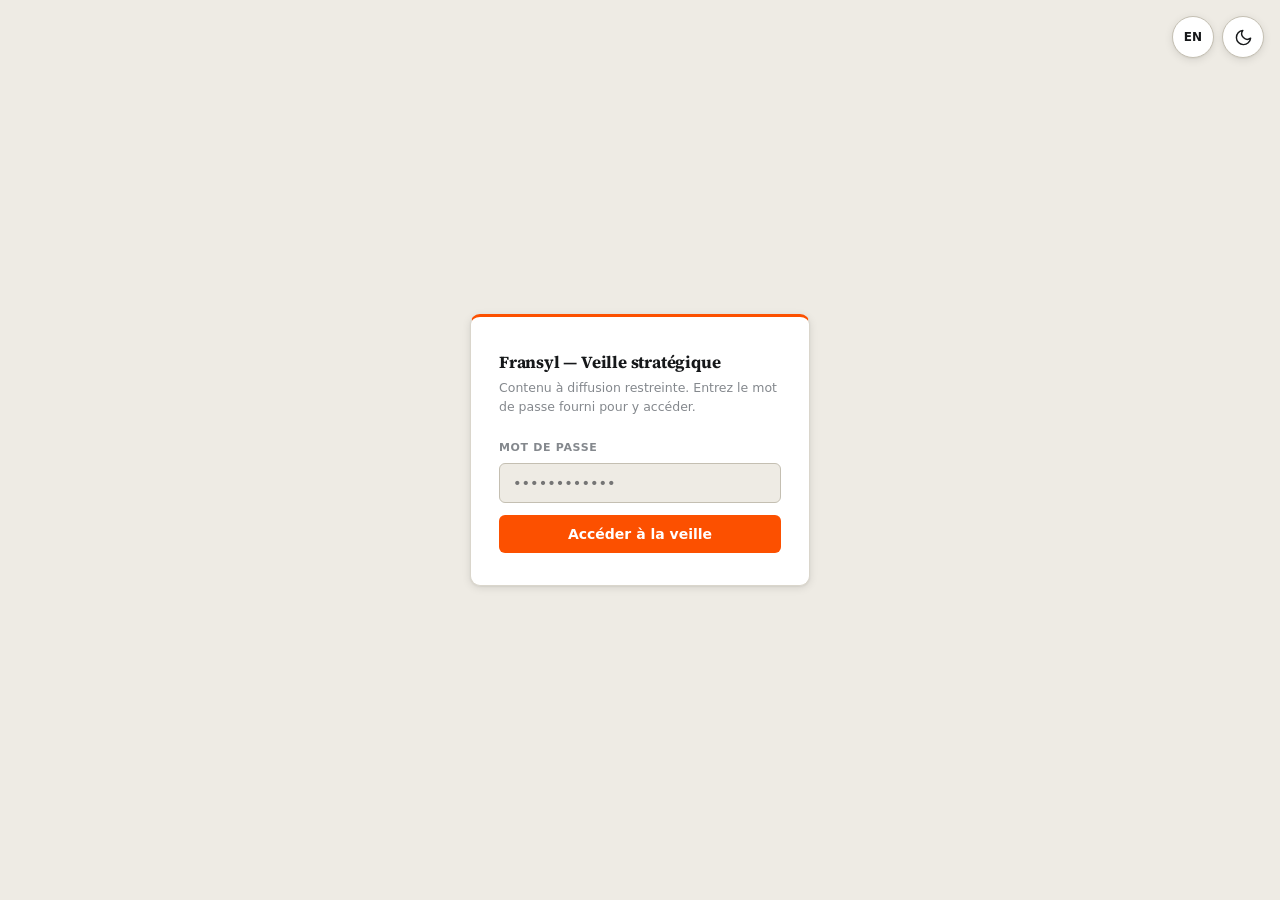
<file: index.html>
<!DOCTYPE html>
<html lang="fr">
<head>
<meta charset="UTF-8">
<meta name="viewport" content="width=device-width, initial-scale=1.0">
<title>Fransyl — Veille stratégique</title>
<link rel="preconnect" href="https://fonts.googleapis.com">
<link rel="preconnect" href="https://fonts.gstatic.com" crossorigin>
<link href="https://fonts.googleapis.com/css2?family=Source+Serif+4:opsz,wght@8..60,600;8..60,700&display=swap" rel="stylesheet">
<link rel="stylesheet" href="/styles.css">
<script src="/theme.js"></script>
<script src="/lang.js"></script>
<script src="/i18n.js"></script>
</head>
<body class="page-home">

<svg style="display:none" aria-hidden="true">
  <symbol id="icon-sun" viewBox="0 0 24 24" fill="none" stroke="currentColor" stroke-width="1.8" stroke-linecap="round" stroke-linejoin="round">
    <circle cx="12" cy="12" r="4"/><line x1="12" y1="2" x2="12" y2="4"/><line x1="12" y1="20" x2="12" y2="22"/>
    <line x1="4.22" y1="4.22" x2="5.64" y2="5.64"/><line x1="18.36" y1="18.36" x2="19.78" y2="19.78"/>
    <line x1="2" y1="12" x2="4" y2="12"/><line x1="20" y1="12" x2="22" y2="12"/>
    <line x1="4.22" y1="19.78" x2="5.64" y2="18.36"/><line x1="18.36" y1="5.64" x2="19.78" y2="4.22"/>
  </symbol>
  <symbol id="icon-moon" viewBox="0 0 24 24" fill="none" stroke="currentColor" stroke-width="1.8" stroke-linecap="round" stroke-linejoin="round">
    <path d="M21 12.8A9 9 0 1 1 11.2 3 7 7 0 0 0 21 12.8z"/>
  </symbol>
  <symbol id="icon-doc" viewBox="0 0 24 24" fill="none" stroke="currentColor" stroke-width="1.7" stroke-linecap="round" stroke-linejoin="round">
    <path d="M14 2H6a2 2 0 0 0-2 2v16a2 2 0 0 0 2 2h12a2 2 0 0 0 2-2V8z"/>
    <polyline points="14 2 14 8 20 8"/><line x1="8" y1="13" x2="16" y2="13"/><line x1="8" y1="17" x2="16" y2="17"/><line x1="8" y1="9" x2="10" y2="9"/>
  </symbol>
  <symbol id="icon-bulb" viewBox="0 0 24 24" fill="none" stroke="currentColor" stroke-width="1.7" stroke-linecap="round" stroke-linejoin="round">
    <path d="M9 18h6"/><path d="M10 22h4"/>
    <path d="M12 2a7 7 0 0 0-4 12.7c.6.5 1 1.3 1 2.1V18h6v-1.2c0-.8.4-1.6 1-2.1A7 7 0 0 0 12 2z"/>
  </symbol>
</svg>

<button class="theme-toggle" id="theme-toggle" onclick="toggleTheme()" aria-label="Basculer le mode clair/sombre" title="Mode clair / sombre">
  <svg class="icon icon-sun"><use href="#icon-sun"/></svg>
  <svg class="icon icon-moon"><use href="#icon-moon"/></svg>
</button>
<button class="lang-toggle" id="lang-toggle" onclick="toggleLang()" aria-label="Switch to English" title="FR / EN">EN</button>

<div class="gate">
  <div class="gate-card">
    <div class="gate-brand" data-i18n="gateBrand">Fransyl — Veille stratégique</div>
    <div class="gate-sub" data-i18n="gateSub">Contenu à diffusion restreinte. Entrez le mot de passe fourni pour y accéder.</div>
    <label class="gate-label" for="gate-pw" data-i18n="gateLabel">Mot de passe</label>
    <input class="gate-input" type="password" id="gate-pw" autocomplete="off" placeholder="••••••••••••" data-i18n-attr="placeholder:gatePlaceholder">
    <button class="gate-btn" onclick="tryUnlock()" data-i18n="gateBtn">Accéder à la veille</button>
    <div class="gate-error" id="gate-error" data-i18n="gateError">Mot de passe incorrect.</div>
  </div>
</div>

<div class="site">
<div class="wrap">
  <h1 data-i18n="homeH1">Groupe Fransyl</h1>
  <div class="sub" data-i18n="homeSub">Veille stratégique — éditions mensuelles</div>

  <div class="util-nav">
    <a class="nav-chip" href="/methodologie/"><svg class="icon"><use href="#icon-doc"/></svg><span data-i18n="methodologie">Méthodologie &amp; sources</span></a>
    <a class="nav-chip" href="/suggestion/"><svg class="icon"><use href="#icon-bulb"/></svg><span data-i18n="suggestion">Proposer un ajout</span></a>
  </div>

  <div id="editions"></div>

  <footer data-i18n="footer">Diffusion restreinte — usage interne uniquement.</footer>
</div>
</div>

<script>
/* ---------- GATE (verrou côté client — ne remplace pas une vraie authentification) ---------- */
const GATE_HASH = "2acbddbcf4e354f7da67ffbbc3cdaacc8afc5078fc3d3088371fbc603c78f32b";
const GATE_KEY = "fransyl_veille_unlocked_2026_08";

async function sha256Hex(text){
  const buf = await crypto.subtle.digest('SHA-256', new TextEncoder().encode(text));
  return Array.from(new Uint8Array(buf)).map(b => b.toString(16).padStart(2,'0')).join('');
}

function unlock(){
  document.body.classList.add('unlocked');
}

async function tryUnlock(){
  const input = document.getElementById('gate-pw');
  const err = document.getElementById('gate-error');
  const hash = await sha256Hex(input.value);
  if(hash === GATE_HASH){
    localStorage.setItem(GATE_KEY, '1');
    err.classList.remove('show');
    unlock();
  } else {
    err.classList.add('show');
    input.value = '';
    input.focus();
  }
}

document.getElementById('gate-pw').addEventListener('keydown', e => {
  if(e.key === 'Enter') tryUnlock();
});

if(localStorage.getItem(GATE_KEY) === '1'){
  unlock();
}

/* ---------- ÉDITIONS (bilingue) ---------- */
let curLang = (localStorage.getItem('fransyl_veille_lang') === 'en') ? 'en' : 'fr';
const t = v => (v && typeof v === 'object') ? (v[curLang] || v.fr) : v;

const EDITIONS = [
  {slug:"2026-10", title:{fr:"Édition d'octobre 2026", en:"October 2026 edition"}, meta:{fr:"Contenu couvrant septembre 2026 — 8 signaux", en:"Content covering September 2026 — 8 signals"}},
  {slug:"2026-09", title:{fr:"Édition de septembre 2026", en:"September 2026 edition"}, meta:{fr:"Contenu couvrant août 2026 — 18 signaux", en:"Content covering August 2026 — 18 signals"}},
  {slug:"2026-08", title:{fr:"Édition d'août 2026", en:"August 2026 edition"}, meta:{fr:"Contenu couvrant juillet 2026 — 13 signaux", en:"Content covering July 2026 — 13 signals"}},
  {slug:"2026-07", title:{fr:"Édition de juillet 2026", en:"July 2026 edition"}, meta:{fr:"Contenu couvrant juin 2026 — 10 signaux", en:"Content covering June 2026 — 10 signals"}}
];

function renderEditions(){
  document.getElementById('editions').innerHTML = EDITIONS.map(e =>
    '<a class="edition" href="/'+e.slug+'/">'
    + '<div class="title">'+t(e.title)+'</div>'
    + '<div class="meta">'+t(e.meta)+'</div>'
    + '</a>').join('');
}
window.onLangChange = function(next){
  curLang = next;
  if(typeof applyI18n === 'function') applyI18n();
  renderEditions();
};
renderEditions();
</script>
</body>
</html>
</file>
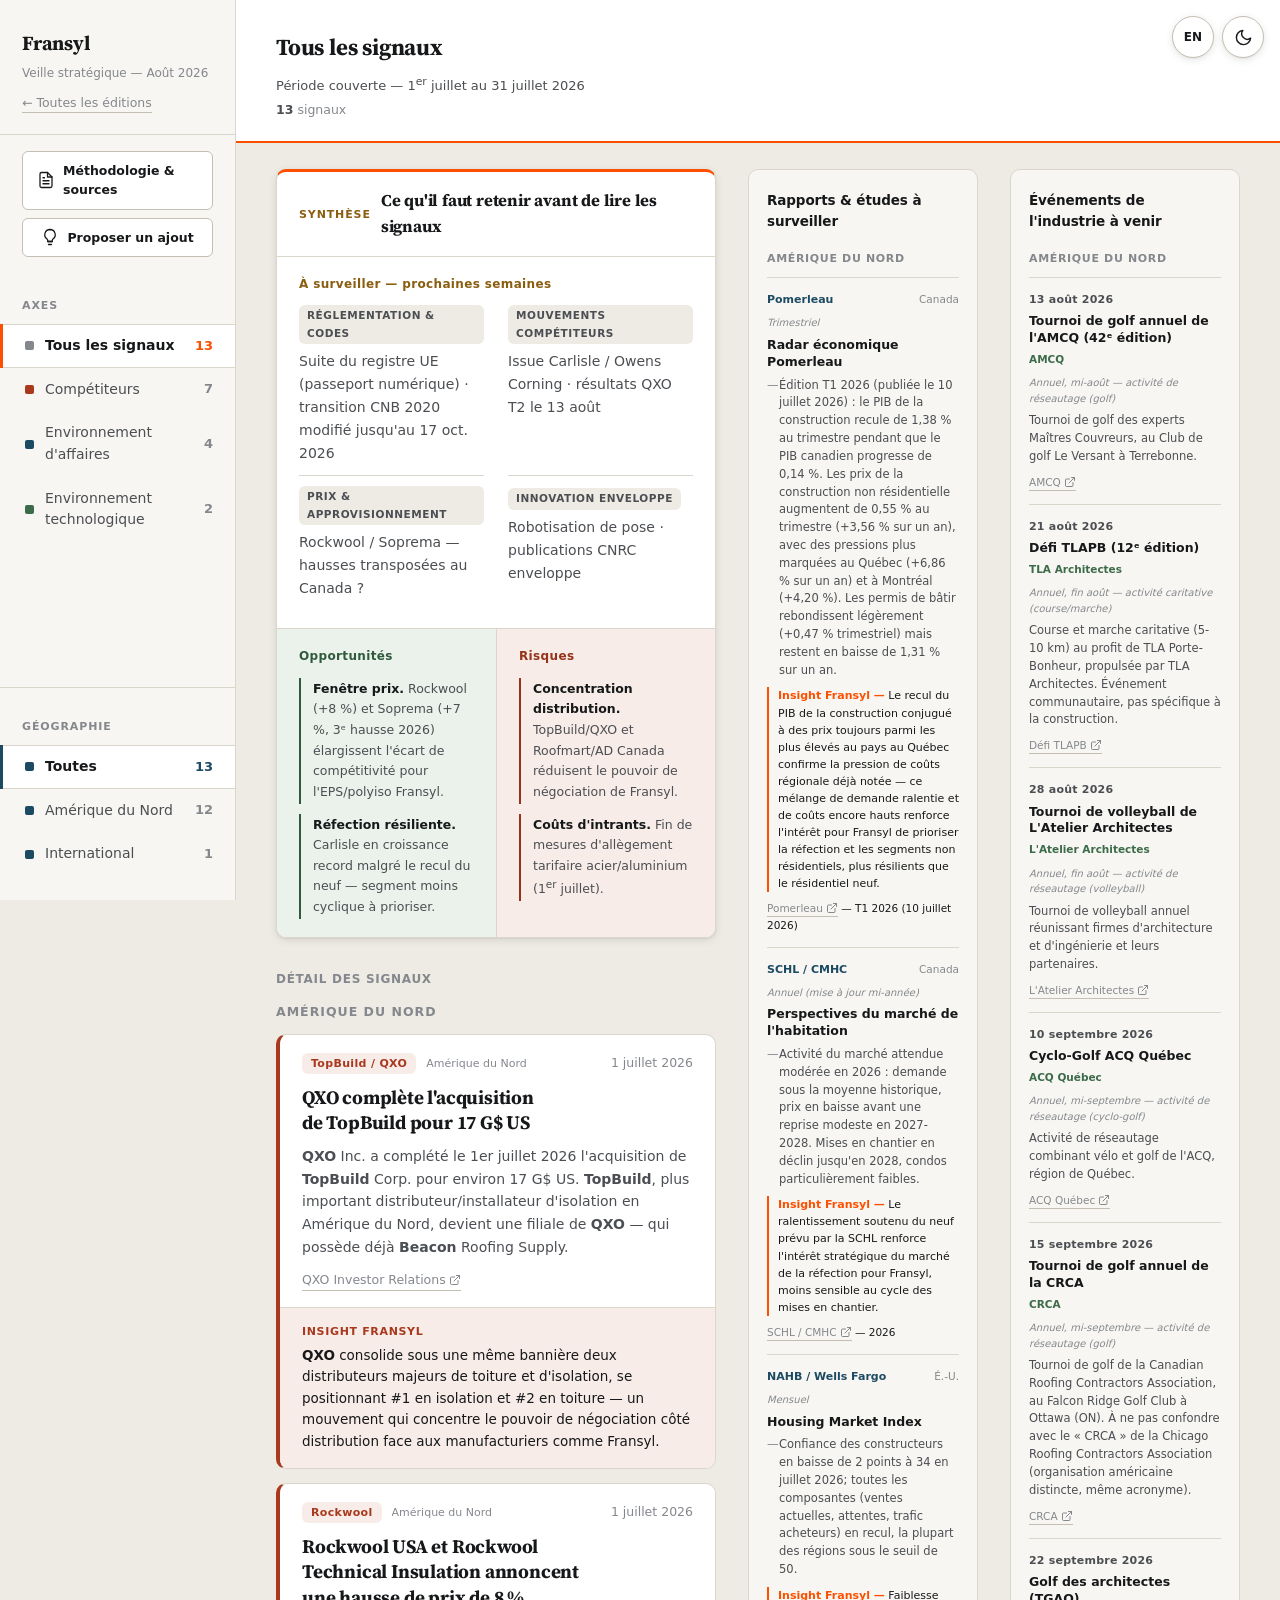
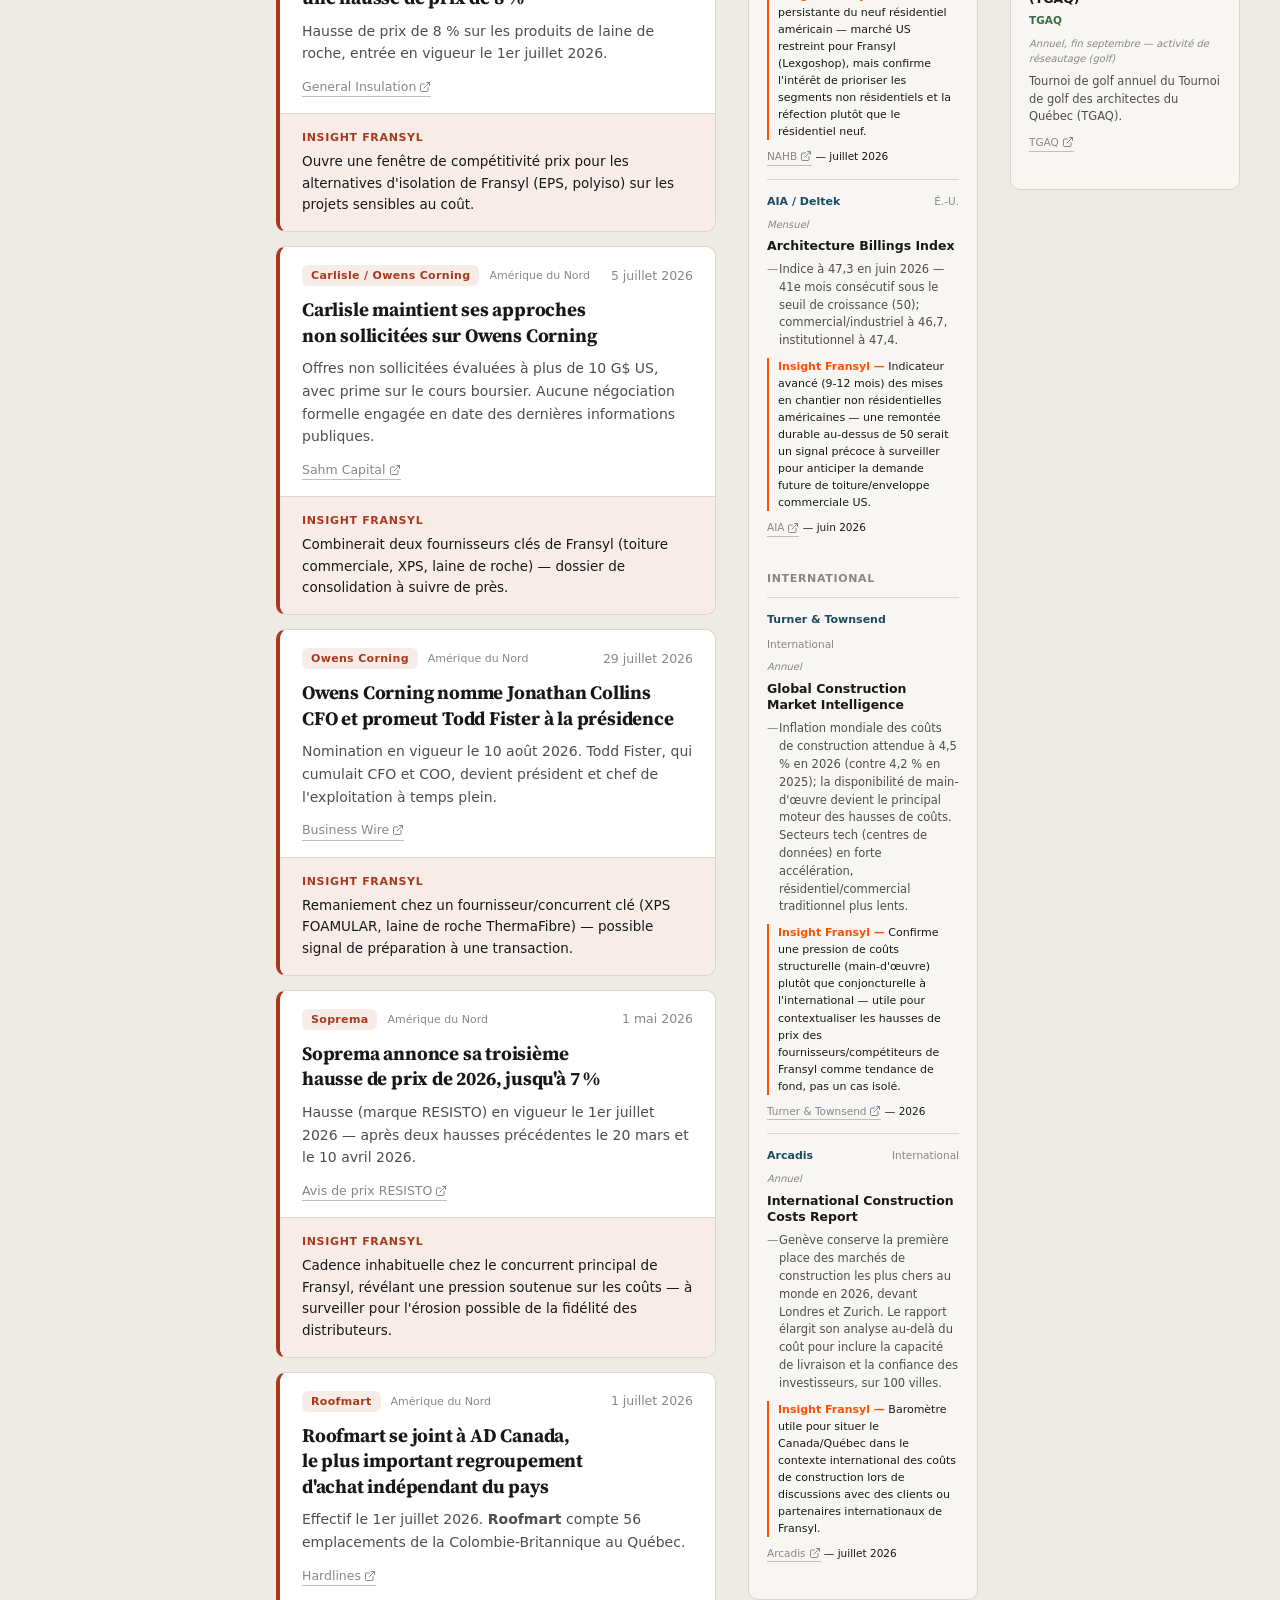
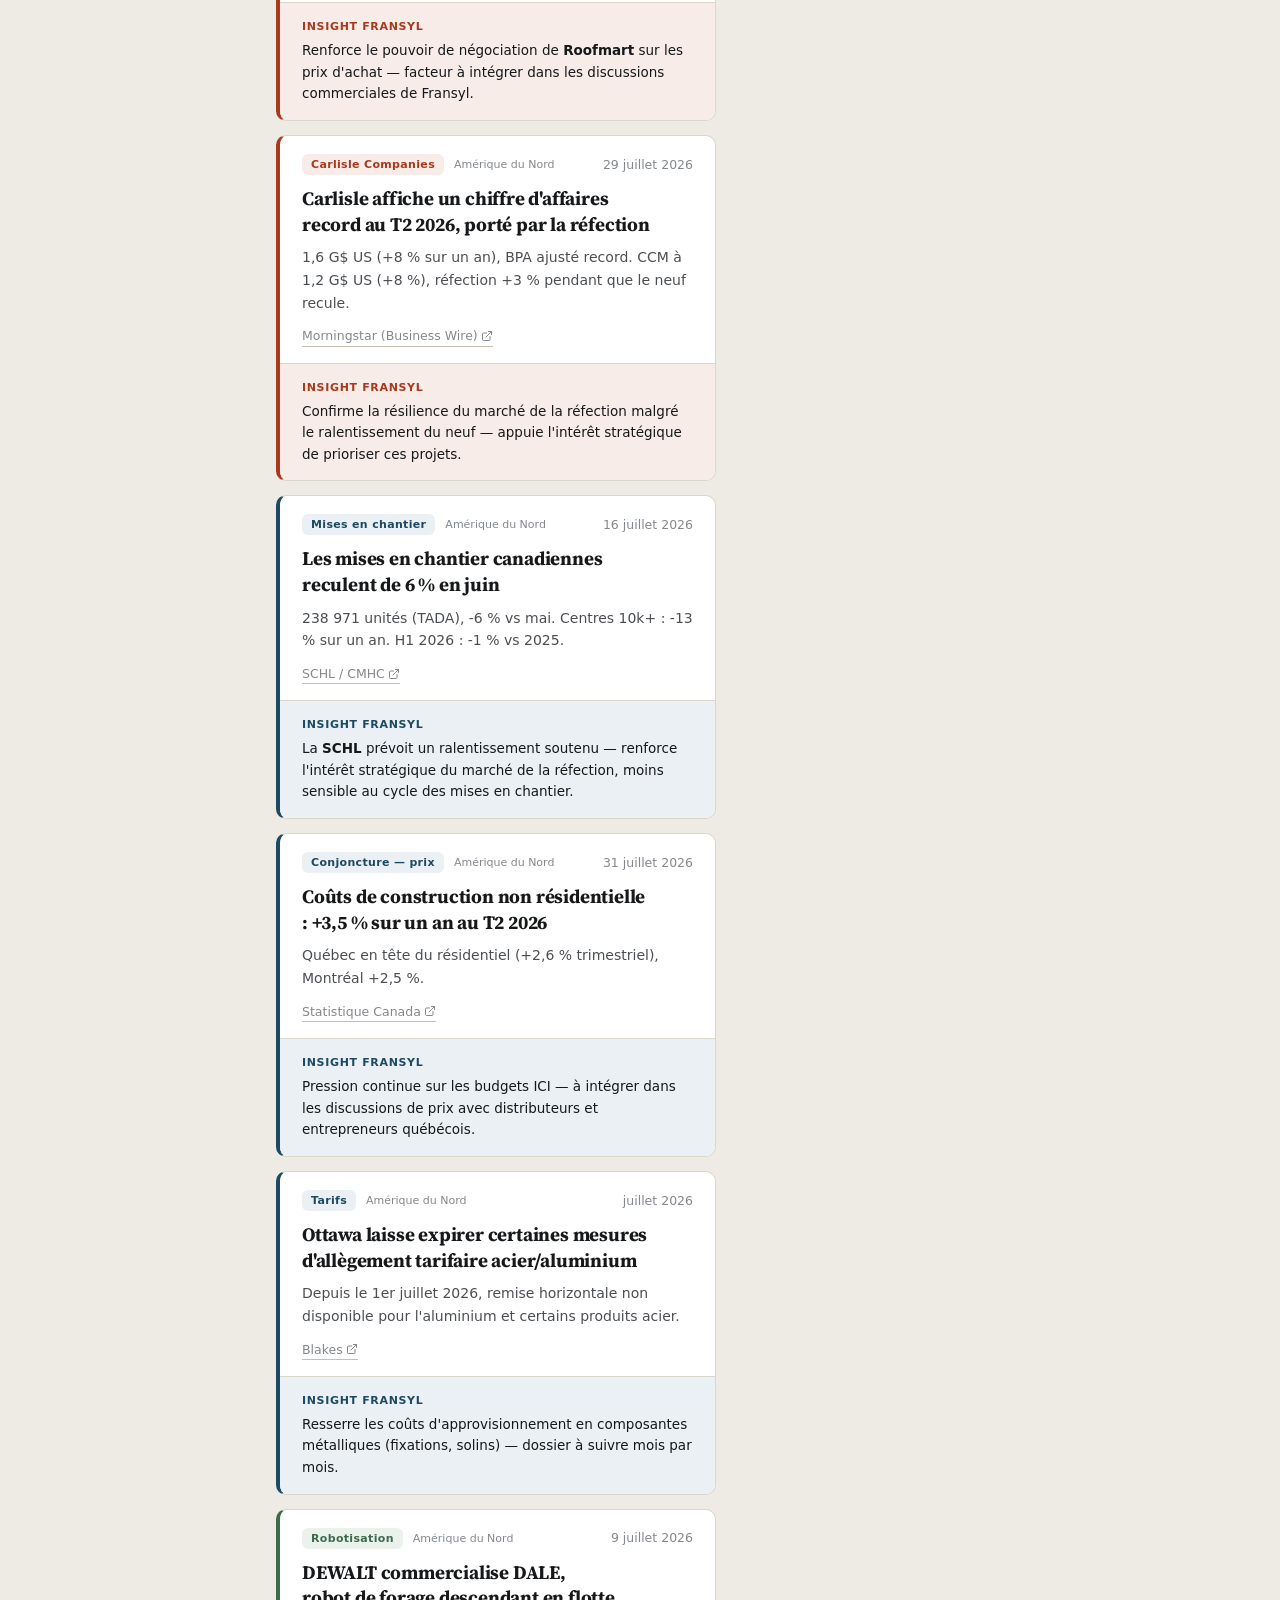
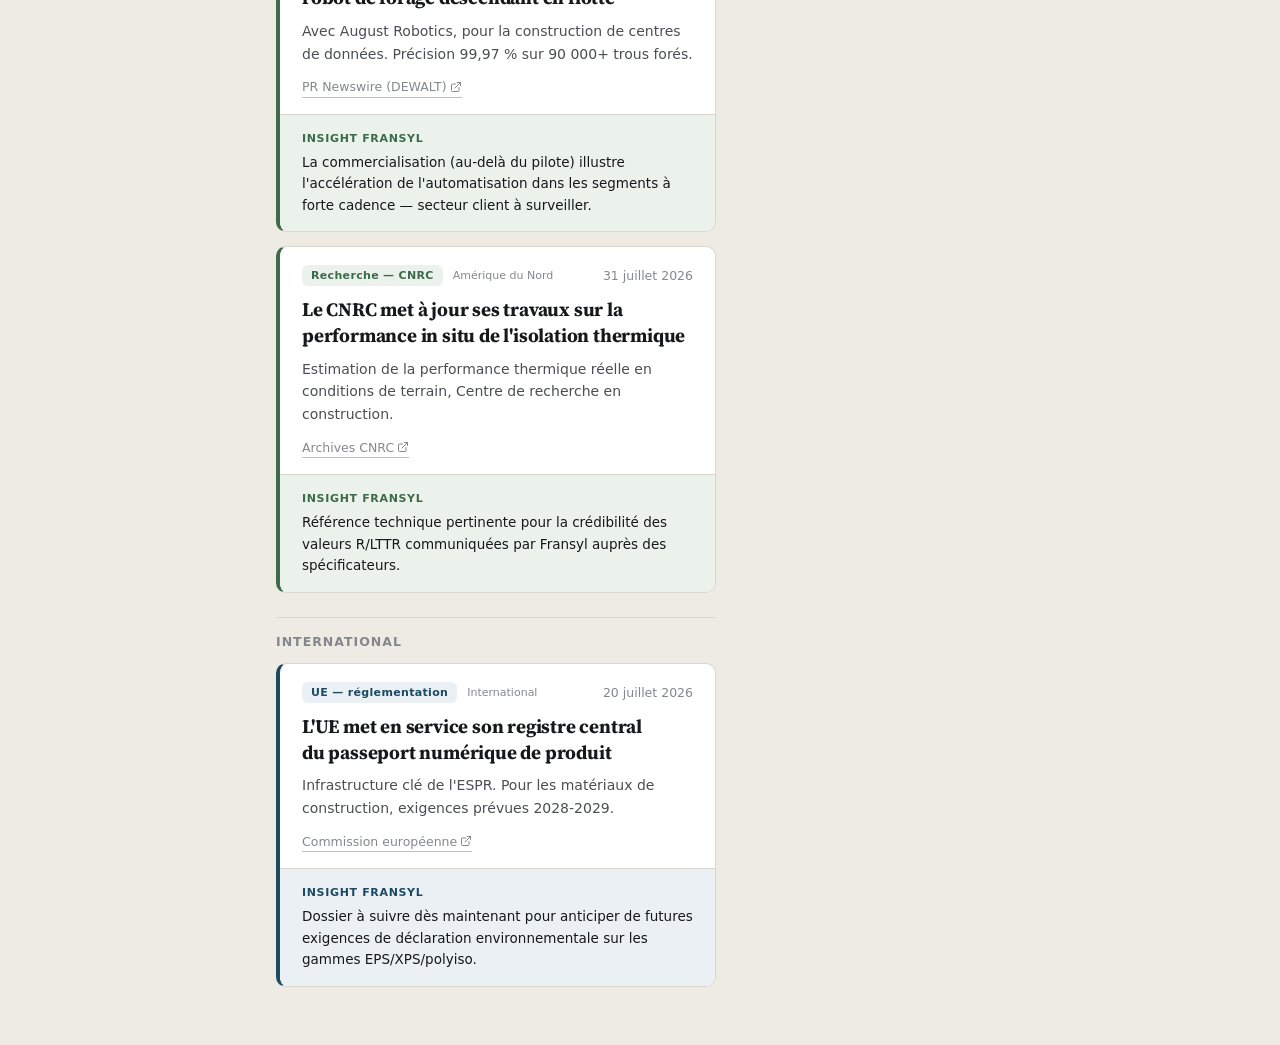
<file: 2026-08/index.html>
<!DOCTYPE html>
<html lang="fr">
<head>
<meta charset="UTF-8">
<meta name="viewport" content="width=device-width, initial-scale=1.0">
<title>Fransyl — Veille stratégique · Août 2026</title>
<link rel="preconnect" href="https://fonts.googleapis.com">
<link rel="preconnect" href="https://fonts.gstatic.com" crossorigin>
<link href="https://fonts.googleapis.com/css2?family=Source+Serif+4:opsz,wght@8..60,600;8..60,700&display=swap" rel="stylesheet">
<link rel="stylesheet" href="/styles.css">
<script src="/theme.js"></script>
<script src="/lang.js"></script>
<script src="/i18n.js"></script>
<script src="/reports-data.js"></script>
<script src="/events-data.js"></script>
</head>
<body class="page-edition">

<svg style="display:none" aria-hidden="true">
  <symbol id="icon-sun" viewBox="0 0 24 24" fill="none" stroke="currentColor" stroke-width="1.8" stroke-linecap="round" stroke-linejoin="round">
    <circle cx="12" cy="12" r="4"/><line x1="12" y1="2" x2="12" y2="4"/><line x1="12" y1="20" x2="12" y2="22"/>
    <line x1="4.22" y1="4.22" x2="5.64" y2="5.64"/><line x1="18.36" y1="18.36" x2="19.78" y2="19.78"/>
    <line x1="2" y1="12" x2="4" y2="12"/><line x1="20" y1="12" x2="22" y2="12"/>
    <line x1="4.22" y1="19.78" x2="5.64" y2="18.36"/><line x1="18.36" y1="5.64" x2="19.78" y2="4.22"/>
  </symbol>
  <symbol id="icon-moon" viewBox="0 0 24 24" fill="none" stroke="currentColor" stroke-width="1.8" stroke-linecap="round" stroke-linejoin="round">
    <path d="M21 12.8A9 9 0 1 1 11.2 3 7 7 0 0 0 21 12.8z"/>
  </symbol>
  <symbol id="icon-doc" viewBox="0 0 24 24" fill="none" stroke="currentColor" stroke-width="1.7" stroke-linecap="round" stroke-linejoin="round">
    <path d="M14 2H6a2 2 0 0 0-2 2v16a2 2 0 0 0 2 2h12a2 2 0 0 0 2-2V8z"/>
    <polyline points="14 2 14 8 20 8"/><line x1="8" y1="13" x2="16" y2="13"/><line x1="8" y1="17" x2="16" y2="17"/><line x1="8" y1="9" x2="10" y2="9"/>
  </symbol>
  <symbol id="icon-bulb" viewBox="0 0 24 24" fill="none" stroke="currentColor" stroke-width="1.7" stroke-linecap="round" stroke-linejoin="round">
    <path d="M9 18h6"/><path d="M10 22h4"/>
    <path d="M12 2a7 7 0 0 0-4 12.7c.6.5 1 1.3 1 2.1V18h6v-1.2c0-.8.4-1.6 1-2.1A7 7 0 0 0 12 2z"/>
  </symbol>
  <symbol id="icon-external" viewBox="0 0 24 24" fill="none" stroke="currentColor" stroke-width="2" stroke-linecap="round" stroke-linejoin="round">
    <path d="M18 13v6a2 2 0 0 1-2 2H5a2 2 0 0 1-2-2V8a2 2 0 0 1 2-2h6"/>
    <polyline points="15 3 21 3 21 9"/><line x1="10" y1="14" x2="21" y2="3"/>
  </symbol>
</svg>

<button class="theme-toggle" id="theme-toggle" onclick="toggleTheme()" aria-label="Basculer le mode clair/sombre" title="Mode clair / sombre">
  <svg class="icon icon-sun"><use href="#icon-sun"/></svg>
  <svg class="icon icon-moon"><use href="#icon-moon"/></svg>
</button>
<button class="lang-toggle" id="lang-toggle" onclick="toggleLang()" aria-label="Switch to English" title="FR / EN">EN</button>

<div class="layout">

  <!-- RAIL -->
  <nav class="rail">
    <div class="rail-brand">
      <div class="rail-wordmark">Fransyl</div>
      <div class="rail-sub">Veille stratégique — Août 2026</div>
      <a href="/" class="back-link" data-i18n="back">← Toutes les éditions</a>
    </div>
    <div class="rail-links">
      <a class="nav-chip" href="/methodologie/"><svg class="icon"><use href="#icon-doc"/></svg><span data-i18n="methodologie">Méthodologie &amp; sources</span></a>
      <a class="nav-chip" href="/suggestion/"><svg class="icon"><use href="#icon-bulb"/></svg><span data-i18n="suggestion">Proposer un ajout</span></a>
    </div>
    <div class="rail-label" data-i18n="axes">Axes</div>
    <div class="axis-row active" data-axe="all" onclick="setAxe('all',this)">
      <span class="swatch"></span><span class="lbl" data-i18n="tousLesSignaux">Tous les signaux</span><span class="cnt num" id="n-all">13</span>
    </div>
    <div class="axis-row" data-axe="1" onclick="setAxe('1',this)">
      <span class="swatch"></span><span class="lbl" data-i18n="competiteurs">Compétiteurs</span><span class="cnt num" id="n-1">7</span>
    </div>
    <div class="axis-row" data-axe="2" onclick="setAxe('2',this)">
      <span class="swatch"></span><span class="lbl" data-i18n="environnementAffaires">Environnement d'affaires</span><span class="cnt num" id="n-2">4</span>
    </div>
    <div class="axis-row" data-axe="3" onclick="setAxe('3',this)">
      <span class="swatch"></span><span class="lbl" data-i18n="environnementTechno">Environnement technologique</span><span class="cnt num" id="n-3">2</span>
    </div>
    <div class="rail-geo">
      <div class="rail-label" data-i18n="geographie">Géographie</div>
      <div class="geo-row active" data-geo="all" onclick="setGeo('all',this)">
        <span class="swatch"></span><span class="lbl" data-i18n="toutes">Toutes</span><span class="cnt num" id="g-all">13</span>
      </div>
      <div class="geo-row" data-geo="an" onclick="setGeo('an',this)">
        <span class="swatch"></span><span class="lbl" data-i18n="ameriqueDuNord">Amérique du Nord</span><span class="cnt num" id="g-an">12</span>
      </div>
      <div class="geo-row" data-geo="intl" onclick="setGeo('intl',this)">
        <span class="swatch"></span><span class="lbl" data-i18n="international">International</span><span class="cnt num" id="g-intl">1</span>
      </div>
    </div>
  </nav>

  <!-- MAIN -->
  <div class="main">
    <div class="titleblock">
      <div class="tb-top">
        <div class="tb-title" id="tb-title" data-i18n="tousLesSignaux">Tous les signaux</div>
      </div>
      <div class="tb-period" id="tb-period">
        <span class="lang-fr-inline">Période couverte — 1<sup>er</sup> juillet au 31 juillet 2026</span>
        <span class="lang-en-inline" style="display:none">Period covered — July 1 to July 31, 2026</span>
      </div>
      <div class="tb-meta"><b class="num">13</b> <span data-i18n="signaux">signaux</span></div>
    </div>

    <div class="content-row">
    <div class="content">

      <!-- BRIEFING : résumé stratégique, lu avant le détail -->
      <div class="briefing">
        <div class="briefing-head">
          <span class="briefing-eyebrow" data-i18n="synthese">Synthèse</span>
          <span class="briefing-title" data-i18n="briefingTitle">Ce qu'il faut retenir avant de lire les signaux</span>
        </div>
        <div class="briefing-radar">
          <div class="bc-h radar" data-i18n="watchTitle">À surveiller — prochaines semaines</div>
          <div class="watch-grid" id="watch-grid"></div>
        </div>
        <div class="briefing-oprisk">
          <div class="briefing-col opp">
            <div class="bc-h opp" data-i18n="opportunites">Opportunités</div>
            <div id="opp-feed"></div>
          </div>
          <div class="briefing-col risk">
            <div class="bc-h risk" data-i18n="risques">Risques</div>
            <div id="risk-feed"></div>
          </div>
        </div>
      </div>

      <!-- FEED -->
      <div class="feed-head">
        <div class="feed-h" data-i18n="detailSignaux">Détail des signaux</div>
      </div>
      <div id="feed"></div>

    </div>

    <!-- SIDE : rapports & études sectorielles -->
    <aside class="side">
      <div class="side-title" data-i18n="rapportsEtudes">Rapports &amp; études à surveiller</div>
      <div id="reports-feed"></div>
    </aside>

    <!-- SIDE : événements de l'industrie à venir (prospectif — mois de parution + mois suivant) -->
    <aside class="side">
      <div class="side-title" data-i18n="evenementsIndustrie">Événements de l'industrie à venir</div>
      <div id="events-feed"></div>
    </aside>
    </div>
  </div>

</div>

<script>
const AXEL = {
  "1":{fr:"Compétiteurs",en:"Competitors"},
  "2":{fr:"Environnement d'affaires",en:"Business environment"},
  "3":{fr:"Environnement technologique",en:"Technology environment"},
  "all":{fr:"Tous les signaux",en:"All signals"}
};
const EXT_ICON = '<svg class="icon-sm"><use href="#icon-external"/></svg>';

let curLang = (localStorage.getItem('fransyl_veille_lang') === 'en') ? 'en' : 'fr';
const t = v => (v && typeof v === 'object') ? (v[curLang] || v.fr) : v;
const GEO_LABEL = { an: {fr:'Amérique du Nord', en:'North America'}, intl: {fr:'International', en:'International'} };

/* Liste courte des concurrents/acteurs les plus fréquents (voir competiteurs.md,
   dépôt veille) — mis en gras automatiquement dans le résumé/insight de chaque
   signal pour qu'un dirigeant repère le concurrent concerné en un coup d'œil.
   Liste volontairement courte (noms les plus récurrents) plutôt que la totalité
   de competiteurs.md, pour limiter les faux positifs sur des noms génériques. */
const ACTORS = ["TopBuild","QXO","Carlisle","Owens Corning","Soprema","Roofmart",
  "Rockwool","Beacon","IKO","GAF","Tremco","Polyglass","ABC Supply","Johns Manville",
  "Elevate","Protan","Garland","CertainTeed","Dow","AD Canada","Pomerleau","SCHL",
  "CMHC","DEWALT","CNRC"];
const ACTORS_RE = new RegExp('\\b(' + ACTORS.map(n => n.replace(/[.*+?^${}()|[\]\\]/g,'\\$&')).join('|') + ')\\b', 'g');
function highlightActors(text){
  return text.replace(ACTORS_RE, '<b>$1</b>');
}

const WATCH = [
  {label:{fr:"Réglementation & codes",en:"Regulation & codes"}, text:{fr:"Suite du registre UE (passeport numérique) · transition CNB 2020 modifié jusqu'au 17 oct. 2026", en:"EU registry follow-up (digital product passport) · amended NBC 2020 transition until Oct. 17, 2026"}},
  {label:{fr:"Mouvements compétiteurs",en:"Competitor moves"}, text:{fr:"Issue Carlisle / Owens Corning · résultats QXO T2 le 13 août", en:"Carlisle / Owens Corning outcome · QXO Q2 results on Aug. 13"}},
  {label:{fr:"Prix & approvisionnement",en:"Price & supply"}, text:{fr:"Rockwool / Soprema — hausses transposées au Canada ?", en:"Rockwool / Soprema — increases passed through to Canada?"}},
  {label:{fr:"Innovation enveloppe",en:"Envelope innovation"}, text:{fr:"Robotisation de pose · publications CNRC enveloppe", en:"Installation robotics · NRC envelope publications"}}
];
const OPP = [
  {label:{fr:"Fenêtre prix.",en:"Pricing window."}, text:{fr:"Rockwool (+8 %) et Soprema (+7 %, 3ᵉ hausse 2026) élargissent l'écart de compétitivité pour l'EPS/polyiso Fransyl.", en:"Rockwool (+8%) and Soprema (+7%, 3rd increase in 2026) widen the competitiveness gap for Fransyl's EPS/polyiso."}},
  {label:{fr:"Réfection résiliente.",en:"Resilient re-roofing."}, text:{fr:"Carlisle en croissance record malgré le recul du neuf — segment moins cyclique à prioriser.", en:"Carlisle posts record growth despite the new-build slowdown — a less cyclical segment to prioritize."}}
];
const RISK = [
  {label:{fr:"Concentration distribution.",en:"Distribution concentration."}, text:{fr:"TopBuild/QXO et Roofmart/AD Canada réduisent le pouvoir de négociation de Fransyl.", en:"TopBuild/QXO and Roofmart/AD Canada reduce Fransyl's negotiating leverage."}},
  {label:{fr:"Coûts d'intrants.",en:"Input costs."}, text:{fr:"Fin de mesures d'allègement tarifaire acier/aluminium (1<sup class=\"num\">er</sup> juillet).", en:"End of steel/aluminum tariff relief measures (July 1)."}}
];

function renderBriefing(){
  document.getElementById('watch-grid').innerHTML = WATCH.map(w =>
    '<div class="watch-item"><b>'+t(w.label)+'</b><span>'+t(w.text)+'</span></div>').join('');
  document.getElementById('opp-feed').innerHTML = OPP.map(o =>
    '<div class="op-text"><b>'+t(o.label)+'</b> '+t(o.text)+'</div>').join('');
  document.getElementById('risk-feed').innerHTML = RISK.map(r =>
    '<div class="risk-text"><b>'+t(r.label)+'</b> '+t(r.text)+'</div>').join('');
}

function renderPeriod(){
  document.querySelector('#tb-period .lang-fr-inline').style.display = curLang==='fr' ? '' : 'none';
  document.querySelector('#tb-period .lang-en-inline').style.display = curLang==='en' ? '' : 'none';
}

const DATA = [
  {axe:"1",geo:"an",tag:"TopBuild / QXO",
   title:{fr:"QXO complète l'acquisition de TopBuild pour 17 G$ US", en:"QXO completes acquisition of TopBuild for US$17B"},
   summary:{fr:"QXO Inc. a complété le 1er juillet 2026 l'acquisition de TopBuild Corp. pour environ 17 G$ US. TopBuild, plus important distributeur/installateur d'isolation en Amérique du Nord, devient une filiale de QXO — qui possède déjà Beacon Roofing Supply.",
            en:"QXO Inc. completed its acquisition of TopBuild Corp. on July 1, 2026 for approximately US$17B. TopBuild, North America's largest insulation distributor/installer, becomes a QXO subsidiary — which already owns Beacon Roofing Supply."},
   insight:{fr:"QXO consolide sous une même bannière deux distributeurs majeurs de toiture et d'isolation, se positionnant #1 en isolation et #2 en toiture — un mouvement qui concentre le pouvoir de négociation côté distribution face aux manufacturiers comme Fransyl.",
            en:"QXO consolidates two major roofing and insulation distributors under one banner, positioning itself #1 in insulation and #2 in roofing — a move that concentrates negotiating power on the distribution side against manufacturers like Fransyl."},
   src:"QXO Investor Relations", date:{fr:"1 juillet 2026", en:"July 1, 2026"}, url:"https://investors.qxo.com/news/news-details/2026/QXO-Completes-Acquisition-of-TopBuild/default.aspx"},
  {axe:"1",geo:"an",tag:"Rockwool",
   title:{fr:"Rockwool USA et Rockwool Technical Insulation annoncent une hausse de prix de 8 %", en:"Rockwool USA and Rockwool Technical Insulation announce an 8% price increase"},
   summary:{fr:"Hausse de prix de 8 % sur les produits de laine de roche, entrée en vigueur le 1er juillet 2026.",
            en:"An 8% price increase on stone wool products took effect on July 1, 2026."},
   insight:{fr:"Ouvre une fenêtre de compétitivité prix pour les alternatives d'isolation de Fransyl (EPS, polyiso) sur les projets sensibles au coût.",
            en:"Opens a pricing-competitiveness window for Fransyl's insulation alternatives (EPS, polyiso) on cost-sensitive projects."},
   src:"General Insulation", date:{fr:"1 juillet 2026", en:"July 1, 2026"}, url:"https://www.generalinsulation.com/rockwool-usa-rockwool-technical-insulation-8-price-increase-effective-july-1-2026/"},
  {axe:"1",geo:"an",tag:"Carlisle / Owens Corning",
   title:{fr:"Carlisle maintient ses approches non sollicitées sur Owens Corning", en:"Carlisle maintains unsolicited approaches toward Owens Corning"},
   summary:{fr:"Offres non sollicitées évaluées à plus de 10 G$ US, avec prime sur le cours boursier. Aucune négociation formelle engagée en date des dernières informations publiques.",
            en:"Unsolicited offers valued at more than US$10B, including a premium over the share price. No formal negotiations had begun as of the latest public reports."},
   insight:{fr:"Combinerait deux fournisseurs clés de Fransyl (toiture commerciale, XPS, laine de roche) — dossier de consolidation à suivre de près.",
            en:"Would combine two key Fransyl suppliers (commercial roofing, XPS, stone wool) — a consolidation story worth following closely."},
   src:"Sahm Capital", date:{fr:"5 juillet 2026", en:"July 5, 2026"}, url:"https://www.sahmcapital.com/news/content/owens-corning-oc-draws-multiple-buyout-approaches-from-carlisle-companies-2026-07-05"},
  {axe:"1",geo:"an",tag:"Owens Corning",
   title:{fr:"Owens Corning nomme Jonathan Collins CFO et promeut Todd Fister à la présidence", en:"Owens Corning names Jonathan Collins CFO and promotes Todd Fister to President"},
   summary:{fr:"Nomination en vigueur le 10 août 2026. Todd Fister, qui cumulait CFO et COO, devient président et chef de l'exploitation à temps plein.",
            en:"The appointment takes effect August 10, 2026. Todd Fister, who held both CFO and COO roles, becomes full-time President and Chief Operating Officer."},
   insight:{fr:"Remaniement chez un fournisseur/concurrent clé (XPS FOAMULAR, laine de roche ThermaFibre) — possible signal de préparation à une transaction.",
            en:"A leadership shuffle at a key supplier/competitor (XPS FOAMULAR, ThermaFibre stone wool) — a possible sign of deal preparation."},
   src:"Business Wire", date:{fr:"29 juillet 2026", en:"July 29, 2026"}, url:"https://www.businesswire.com/news/home/20260729358184/en/Owens-Corning-Appoints-Jonathan-Collins-as-Chief-Financial-Officer-to-Advance-Strategic-Priorities-and-Strengthen-Value-Creation"},
  {axe:"1",geo:"an",tag:"Soprema",
   title:{fr:"Soprema annonce sa troisième hausse de prix de 2026, jusqu'à 7 %", en:"Soprema announces its third 2026 price increase, up to 7%"},
   summary:{fr:"Hausse (marque RESISTO) en vigueur le 1er juillet 2026 — après deux hausses précédentes le 20 mars et le 10 avril 2026.",
            en:"The increase (RESISTO brand) took effect July 1, 2026 — following two earlier increases on March 20 and April 10, 2026."},
   insight:{fr:"Cadence inhabituelle chez le concurrent principal de Fransyl, révélant une pression soutenue sur les coûts — à surveiller pour l'érosion possible de la fidélité des distributeurs.",
            en:"An unusual pace of increases at Fransyl's main competitor reveals sustained cost pressure — worth watching for possible erosion of distributor loyalty."},
   src:"Avis de prix RESISTO", date:{fr:"1 mai 2026", en:"May 1, 2026"}, url:"https://www.consolidatedgypsum.ca/wp-content/uploads/2026/05/RESISTO-PRICE-INCREASE-NOTICE-JULY-2026.pdf"},
  {axe:"1",geo:"an",tag:"Roofmart",
   title:{fr:"Roofmart se joint à AD Canada, le plus important regroupement d'achat indépendant du pays", en:"Roofmart joins AD Canada, the country's largest independent buying group"},
   summary:{fr:"Effectif le 1er juillet 2026. Roofmart compte 56 emplacements de la Colombie-Britannique au Québec.",
            en:"Effective July 1, 2026. Roofmart operates 56 locations from British Columbia to Quebec."},
   insight:{fr:"Renforce le pouvoir de négociation de Roofmart sur les prix d'achat — facteur à intégrer dans les discussions commerciales de Fransyl.",
            en:"Strengthens Roofmart's purchasing-price negotiating power — a factor to factor into Fransyl's commercial discussions."},
   src:"Hardlines", date:{fr:"1 juillet 2026", en:"July 1, 2026"}, url:"https://hardlines.ca/gp_home_news/breaking-ad-building-supplies-canada-signs-roofmart/"},
  {axe:"1",geo:"an",tag:"Carlisle Companies",
   title:{fr:"Carlisle affiche un chiffre d'affaires record au T2 2026, porté par la réfection", en:"Carlisle posts record Q2 2026 revenue, driven by re-roofing"},
   summary:{fr:"1,6 G$ US (+8 % sur un an), BPA ajusté record. CCM à 1,2 G$ US (+8 %), réfection +3 % pendant que le neuf recule.",
            en:"US$1.6B in revenue (+8% year over year), record adjusted EPS. CCM at US$1.2B (+8%), re-roofing +3% while new construction declined."},
   insight:{fr:"Confirme la résilience du marché de la réfection malgré le ralentissement du neuf — appuie l'intérêt stratégique de prioriser ces projets.",
            en:"Confirms the resilience of the re-roofing market despite the new-build slowdown — supports the strategic case for prioritizing these projects."},
   src:"Morningstar (Business Wire)", date:{fr:"29 juillet 2026", en:"July 29, 2026"}, url:"https://www.morningstar.com/news/business-wire/20260729939261/carlisle-companies-reports-second-quarter-results"},

  {axe:"2",geo:"an",tag:"Mises en chantier",
   title:{fr:"Les mises en chantier canadiennes reculent de 6 % en juin", en:"Canadian housing starts fall 6% in June"},
   summary:{fr:"238 971 unités (TADA), -6 % vs mai. Centres 10k+ : -13 % sur un an. H1 2026 : -1 % vs 2025.",
            en:"238,971 units (SAAR), -6% vs. May. Centres of 10k+: -13% year over year. H1 2026: -1% vs. 2025."},
   insight:{fr:"La SCHL prévoit un ralentissement soutenu — renforce l'intérêt stratégique du marché de la réfection, moins sensible au cycle des mises en chantier.",
            en:"CMHC forecasts a sustained slowdown — reinforcing the strategic case for the re-roofing market, which is less sensitive to the housing-starts cycle."},
   src:"SCHL / CMHC", date:{fr:"16 juillet 2026", en:"July 16, 2026"}, url:"https://www.cmhc-schl.gc.ca/media-newsroom/news-releases/2026/housing-starts-june-2026"},
  {axe:"2",geo:"an",tag:"Conjoncture — prix",
   title:{fr:"Coûts de construction non résidentielle : +3,5 % sur un an au T2 2026", en:"Non-residential construction costs: +3.5% year over year in Q2 2026"},
   summary:{fr:"Québec en tête du résidentiel (+2,6 % trimestriel), Montréal +2,5 %.",
            en:"Quebec leads residential growth (+2.6% quarter over quarter), Montreal +2.5%."},
   insight:{fr:"Pression continue sur les budgets ICI — à intégrer dans les discussions de prix avec distributeurs et entrepreneurs québécois.",
            en:"Ongoing pressure on ICI budgets — to factor into pricing discussions with Quebec distributors and contractors."},
   src:"Statistique Canada", date:{fr:"31 juillet 2026", en:"July 31, 2026"}, url:"https://www.lemondedelelectricite.ca/articles/indices-des-prix-de-la-construction-de-batiments-deuxieme-trimestre-de-2026/"},
  {axe:"2",geo:"an",tag:"Tarifs",
   title:{fr:"Ottawa laisse expirer certaines mesures d'allègement tarifaire acier/aluminium", en:"Ottawa lets certain steel/aluminum tariff relief measures expire"},
   summary:{fr:"Depuis le 1er juillet 2026, remise horizontale non disponible pour l'aluminium et certains produits acier.",
            en:"As of July 1, 2026, the horizontal remission is no longer available for aluminum and certain steel products."},
   insight:{fr:"Resserre les coûts d'approvisionnement en composantes métalliques (fixations, solins) — dossier à suivre mois par mois.",
            en:"Tightens supply costs for metal components (fasteners, flashing) — a file to monitor month by month."},
   src:"Blakes", date:{fr:"juillet 2026", en:"July 2026"}, url:"https://www.blakes.com/insights/canada-tightens-trade-policy-as-tariff-relief-measures-expire/"},
  {axe:"2",geo:"intl",tag:"UE — réglementation",
   title:{fr:"L'UE met en service son registre central du passeport numérique de produit", en:"The EU launches its central digital product passport registry"},
   summary:{fr:"Infrastructure clé de l'ESPR. Pour les matériaux de construction, exigences prévues 2028-2029.",
            en:"A key piece of ESPR infrastructure. For construction materials, requirements are expected in 2028-2029."},
   insight:{fr:"Dossier à suivre dès maintenant pour anticiper de futures exigences de déclaration environnementale sur les gammes EPS/XPS/polyiso.",
            en:"Worth tracking now to anticipate future environmental-declaration requirements on EPS/XPS/polyiso product lines."},
   src:"Commission européenne", date:{fr:"20 juillet 2026", en:"July 20, 2026"}, url:"https://single-market-economy.ec.europa.eu/news/digital-product-passport-registry-now-live-2026-07-20_en"},

  {axe:"3",geo:"an",tag:"Robotisation",
   title:{fr:"DEWALT commercialise DALE, robot de forage descendant en flotte", en:"DEWALT commercializes DALE, a fleet-capable downward-drilling robot"},
   summary:{fr:"Avec August Robotics, pour la construction de centres de données. Précision 99,97 % sur 90 000+ trous forés.",
            en:"Developed with August Robotics, for data-center construction. 99.97% accuracy across 90,000+ holes drilled."},
   insight:{fr:"La commercialisation (au-delà du pilote) illustre l'accélération de l'automatisation dans les segments à forte cadence — secteur client à surveiller.",
            en:"Full commercialization (beyond pilot stage) illustrates accelerating automation in high-throughput segments — a client sector to watch."},
   src:"PR Newswire (DEWALT)", date:{fr:"9 juillet 2026", en:"July 9, 2026"}, url:"https://www.prnewswire.com/news-releases/revolutionizing-construction-introducing-the-worlds-first-fleet-capable-downward-drilling-robot-now-commercially-available-to-accelerate-data-center-construction-302821198.html"},
  {axe:"3",geo:"an",tag:"Recherche — CNRC",
   title:{fr:"Le CNRC met à jour ses travaux sur la performance in situ de l'isolation thermique", en:"NRC updates its work on in-situ thermal insulation performance"},
   summary:{fr:"Estimation de la performance thermique réelle en conditions de terrain, Centre de recherche en construction.",
            en:"Estimating real-world thermal performance under field conditions, Construction Research Centre."},
   insight:{fr:"Référence technique pertinente pour la crédibilité des valeurs R/LTTR communiquées par Fransyl auprès des spécificateurs.",
            en:"A relevant technical reference for the credibility of R/LTTR values Fransyl communicates to specifiers."},
   src:"Archives CNRC", date:{fr:"31 juillet 2026", en:"July 31, 2026"}, url:"https://nrc-publications.canada.ca/eng/view/object/?id=7d400fae-e84d-42f6-9c09-c562393f4337"}
];

let curAxe="all", curGeo="all";

function setAxe(a,el){
  curAxe=a;
  document.querySelectorAll('.axis-row').forEach(n=>n.classList.remove('active'));
  el.classList.add('active');
  const titleEl = document.getElementById('tb-title');
  titleEl.removeAttribute('data-i18n');
  titleEl.textContent = t(AXEL[a]);
  render();
}
function setGeo(g,el){
  curGeo=g;
  document.querySelectorAll('.geo-row').forEach(b=>b.classList.remove('active'));
  el.classList.add('active');
  render();
}
function getF(){ return DATA.filter(s => (curAxe==='all'||s.axe===curAxe) && (curGeo==='all'||s.geo===curGeo)); }

function card(s){
  const geoLabel = t(GEO_LABEL[s.geo]);
  return '<div class="card" data-axe="'+s.axe+'">'
    + '<div class="card-head">'
      + '<div class="card-meta">'
        + '<div class="card-meta-left"><span class="tag">'+s.tag+'</span><span class="geo-badge">'+geoLabel+'</span></div>'
        + '<span class="card-date num">'+t(s.date)+'</span>'
      + '</div>'
      + '<div class="card-title">'+t(s.title)+'</div>'
      + '<div class="card-summary">'+highlightActors(t(s.summary))+'</div>'
      + '<div class="card-src"><a href="'+s.url+'" target="_blank" rel="noopener">'+s.src+EXT_ICON+'</a></div>'
    + '</div>'
    + '<div class="card-insight">'
      + '<div class="ins-body"><div class="ins-label">'+I18N[curLang].insightLabel+'</div><div class="ins-text">'+highlightActors(t(s.insight))+'</div></div>'
    + '</div>'
  + '</div>';
}

function render(){
  const sigs = getF();
  const feed = document.getElementById('feed');
  if(!sigs.length){ feed.innerHTML = '<div class="empty">'+I18N[curLang].aucunSignal+'</div>'; return; }
  let html = '';
  if(curGeo==='all'){
    ['an','intl'].forEach(geo=>{
      const g = sigs.filter(s=>s.geo===geo);
      if(!g.length) return;
      html += '<div class="geo-divider">'+t(GEO_LABEL[geo])+'</div>';
      g.forEach(s=>{ html += card(s); });
    });
  } else {
    sigs.forEach(s=>{ html += card(s); });
  }
  feed.innerHTML = html;
}

function reportCard(r){
  return '<div class="report-card">'
    + '<div class="report-meta"><span class="report-org">'+r.org+'</span><span class="report-country">'+r.country+'</span></div>'
    + '<div class="report-freq">'+t(r.freq)+'</div>'
    + '<div class="report-title">'+t(r.title)+'</div>'
    + '<div class="report-summary">'+t(r.summary)+'</div>'
    + '<div class="report-insight"><b>'+I18N[curLang].insightLabel+' —</b> '+t(r.insight)+'</div>'
    + '<div class="report-src"><a href="'+r.url+'" target="_blank" rel="noopener">'+r.src+EXT_ICON+'</a> — '+t(r.date)+'</div>'
  + '</div>';
}

const EDITION_START = "2026-07-01";
const EDITION_END   = "2026-07-31";
/* Mois de PARUTION de cette édition (distinct de la période couverte ci-dessus, qui est le
   mois précédent) — sert de point de départ à la fenêtre événements ci-dessous. */
const PUBLISH_MONTH_START = "2026-08-01";

function renderReports(){
  const el = document.getElementById('reports-feed');
  let html = '';
  ['an','intl'].forEach(geo=>{
    const g = REPORTS.filter(r=>r.geo===geo && r.pubDate>=EDITION_START && r.pubDate<=EDITION_END);
    if(!g.length) return;
    html += '<div class="side-geo-label">'+t(GEO_LABEL[geo])+'</div>';
    g.forEach(r=>{ html += reportCard(r); });
  });
  el.innerHTML = html;
}

function eventCard(e){
  return '<div class="event-card">'
    + '<span class="event-date">'+t(e.date)+'</span>'
    + '<div class="event-title">'+t(e.title)+'</div>'
    + '<div class="event-meta"><span class="event-org">'+e.org+'</span><span class="event-freq">'+t(e.freq)+'</span></div>'
    + '<div class="event-summary">'+t(e.summary)+'</div>'
    + '<div class="event-src"><a href="'+e.url+'" target="_blank" rel="noopener">'+e.src+EXT_ICON+'</a></div>'
  + '</div>';
}

/* Fenêtre prospective : le mois de PARUTION de l'édition + le mois suivant (pas la période
   couverte par les signaux, qui est le mois précédent) — ex. édition parue en août ->
   événements d'août et de septembre. */
function eventWindowRange(publishMonthStartISO){
  const start = new Date(publishMonthStartISO+"T00:00:00");
  const nextMonth = new Date(start.getFullYear(), start.getMonth()+1, 1);
  const stop = new Date(start.getFullYear(), start.getMonth()+2, 0);
  const iso = d => d.toISOString().slice(0,10);
  const locale = curLang === 'en' ? 'en-CA' : 'fr-CA';
  const and = curLang === 'en' ? 'and' : 'et';
  const label1 = start.toLocaleDateString(locale,{month:'long'});
  const label2 = nextMonth.toLocaleDateString(locale,{month:'long',year:'numeric'});
  return {start:publishMonthStartISO, end:iso(stop), label:label1+' '+and+' '+label2};
}

function renderEvents(){
  const el = document.getElementById('events-feed');
  const range = eventWindowRange(PUBLISH_MONTH_START);
  const upcoming = EVENTS.filter(e => e.startDate >= range.start && e.startDate <= range.end)
    .sort((a,b) => a.startDate.localeCompare(b.startDate));
  if(!upcoming.length){
    const emptyTxt = curLang === 'en' ? 'No events found for '+range.label+'.' : 'Aucun événement recensé pour '+range.label+'.';
    el.innerHTML = '<div class="events-empty">'+emptyTxt+'</div>';
    return;
  }
  let html = '';
  ['an','intl'].forEach(geo=>{
    const g = upcoming.filter(e=>e.geo===geo);
    if(!g.length) return;
    html += '<div class="side-geo-label">'+t(GEO_LABEL[geo])+'</div>';
    g.forEach(e=>{ html += eventCard(e); });
  });
  el.innerHTML = html;
}

function renderAll(){
  renderBriefing();
  renderPeriod();
  render();
  renderReports();
  renderEvents();
}
window.onLangChange = function(next){
  curLang = next;
  if(typeof applyI18n === 'function') applyI18n();
  const titleEl = document.getElementById('tb-title');
  if(!titleEl.hasAttribute('data-i18n')) titleEl.textContent = t(AXEL[curAxe]);
  renderAll();
};
renderAll();
</script>
</body>
</html>
</file>
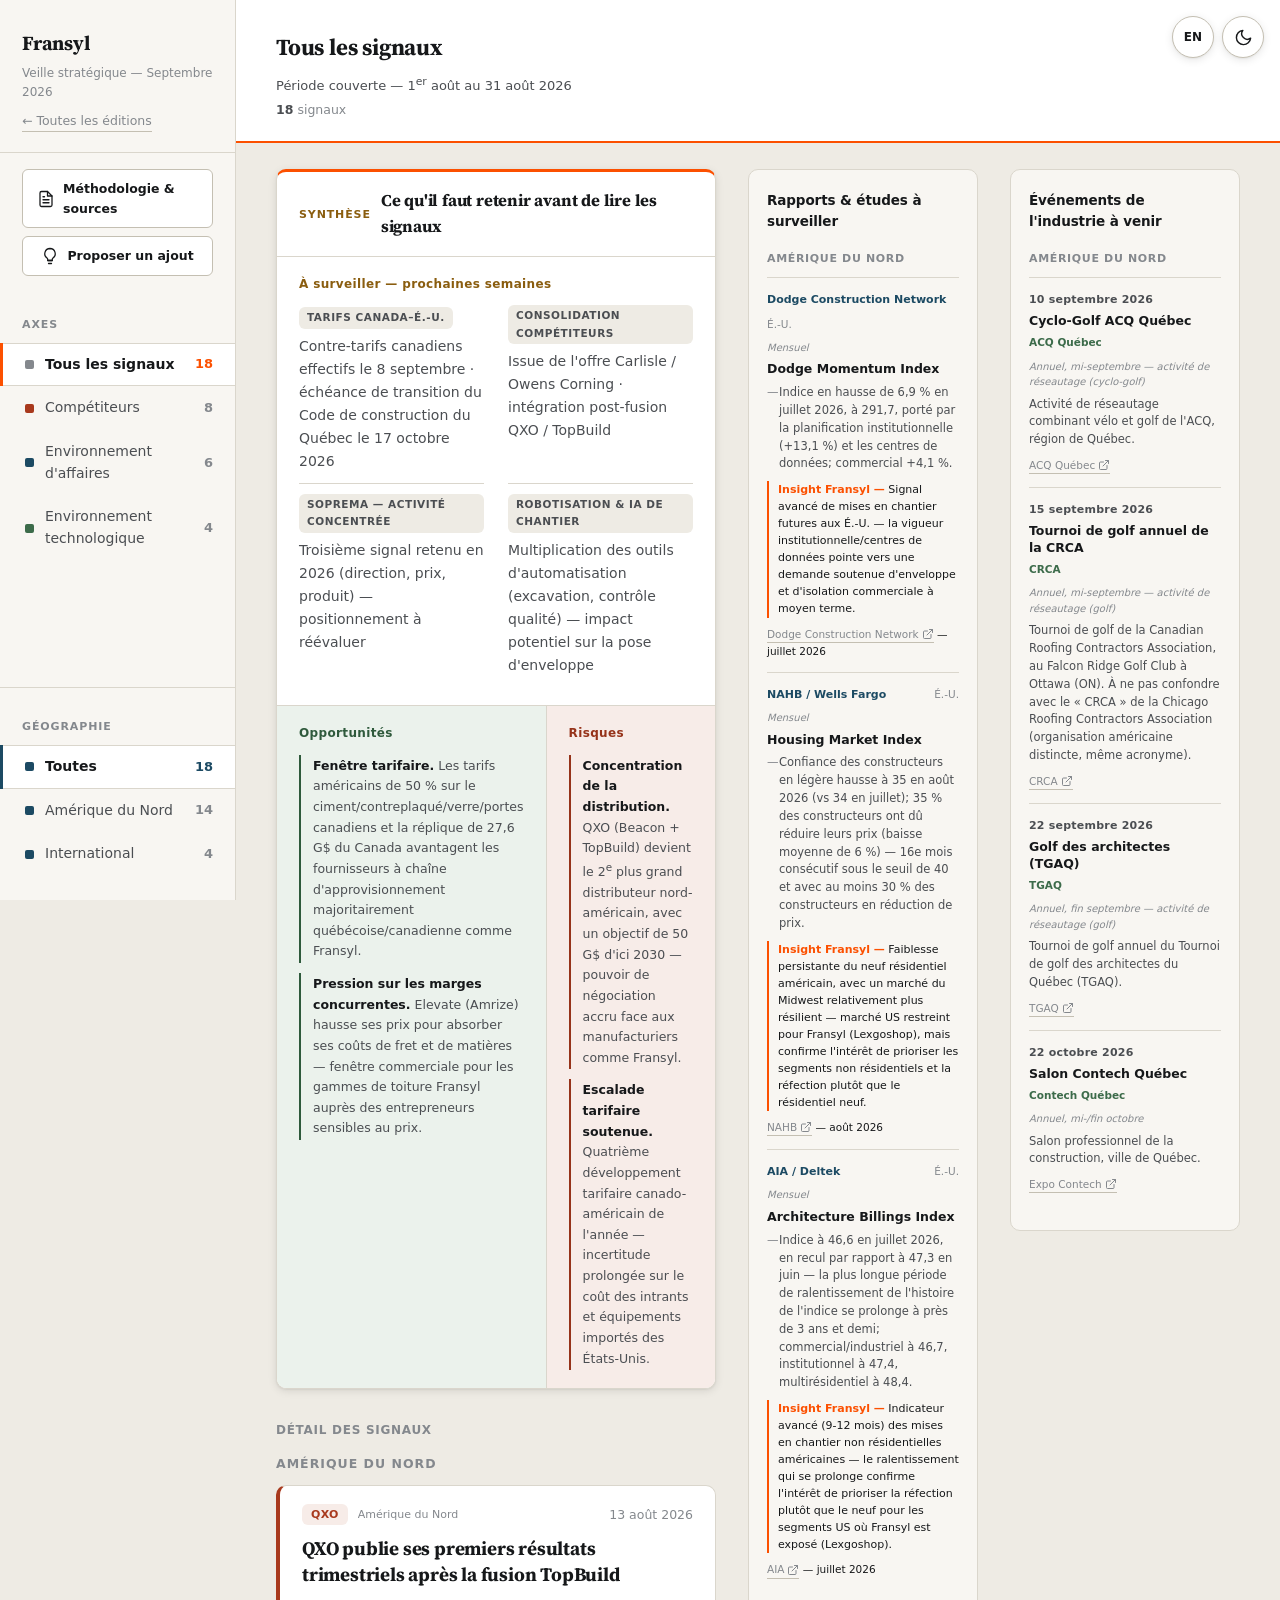
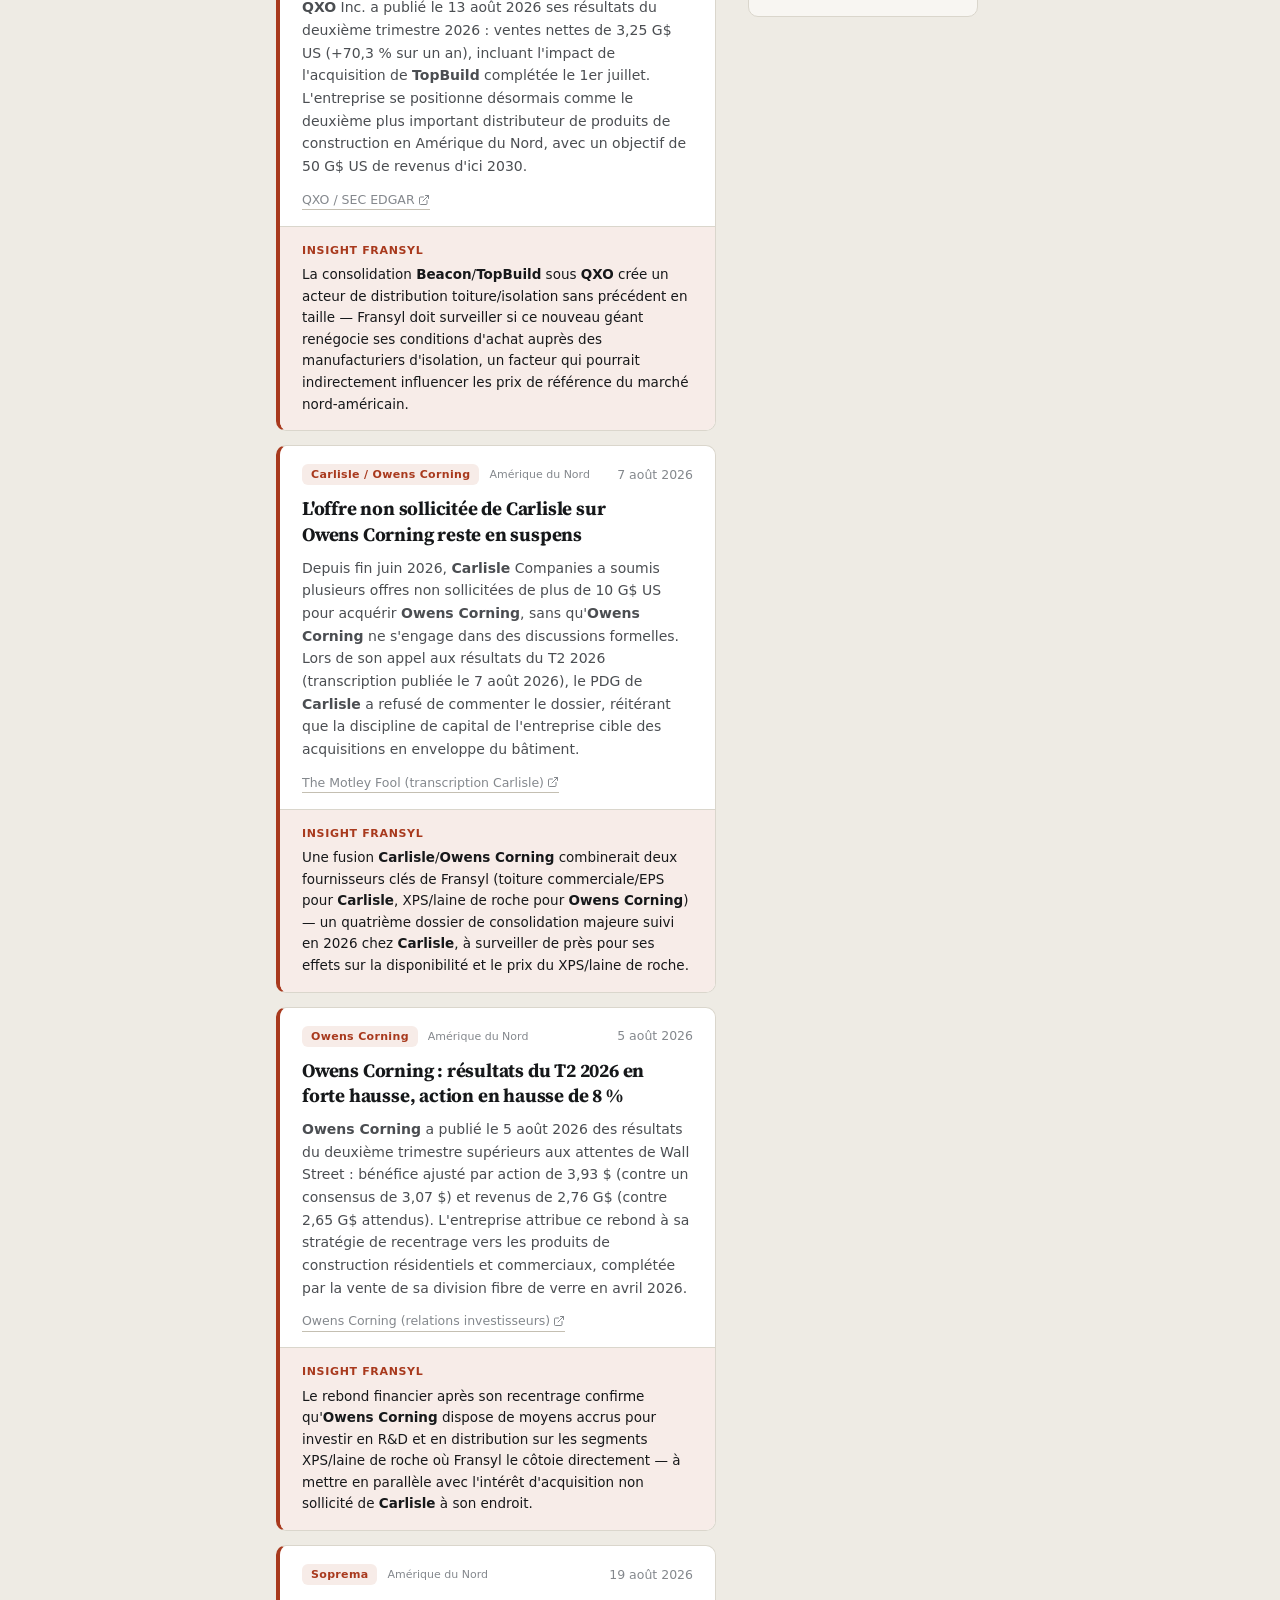
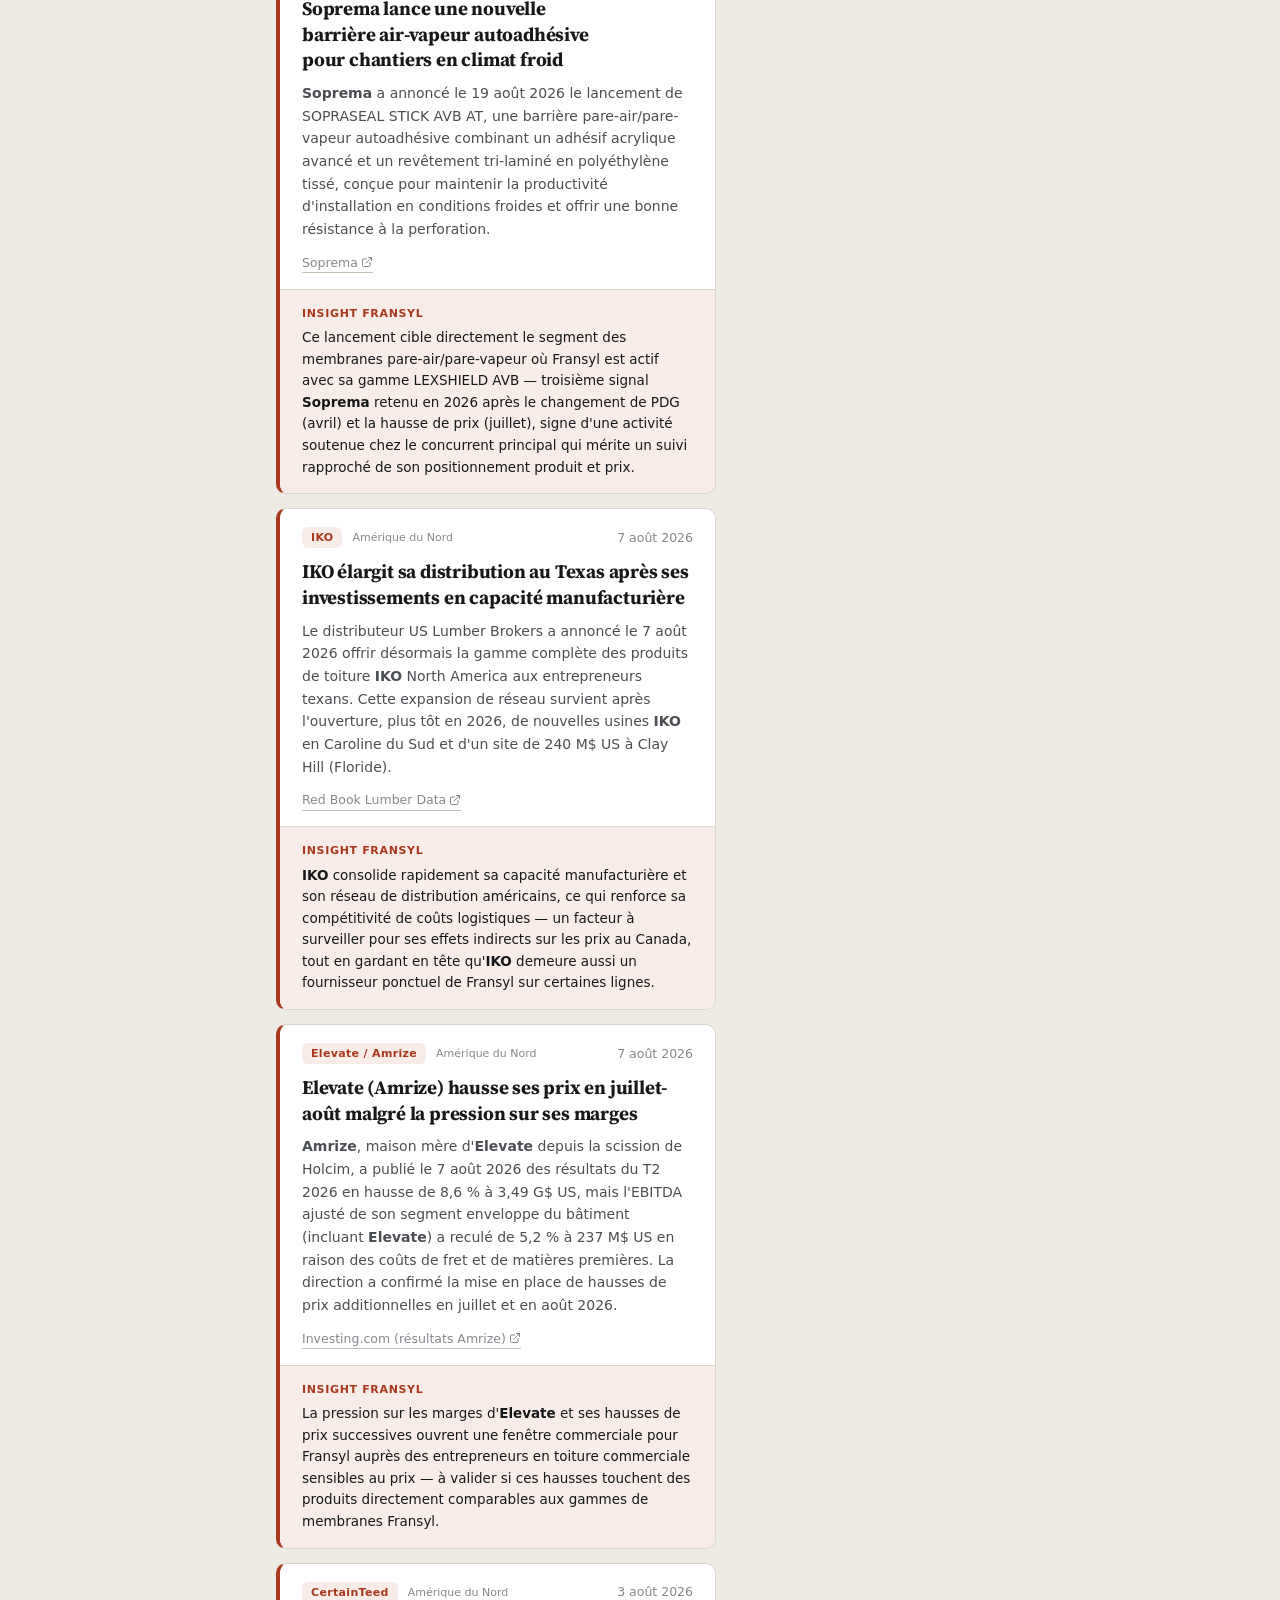
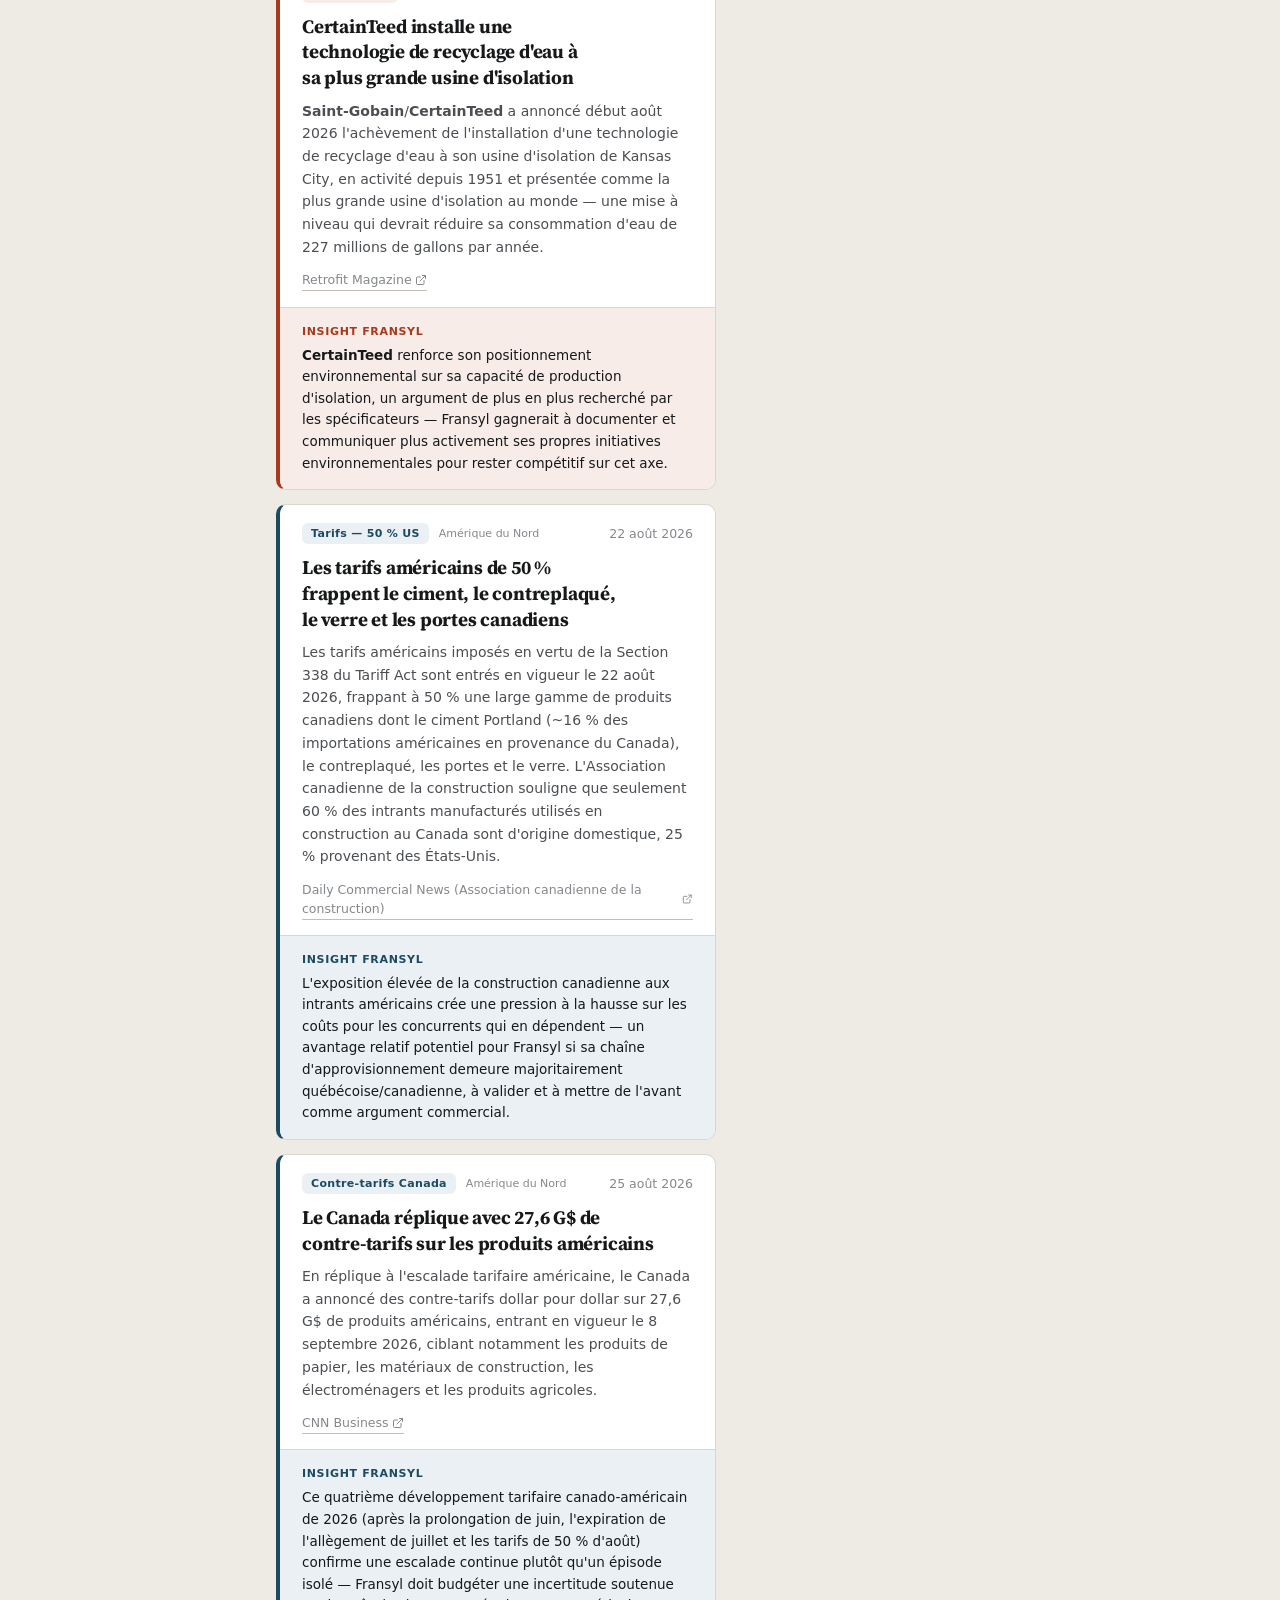
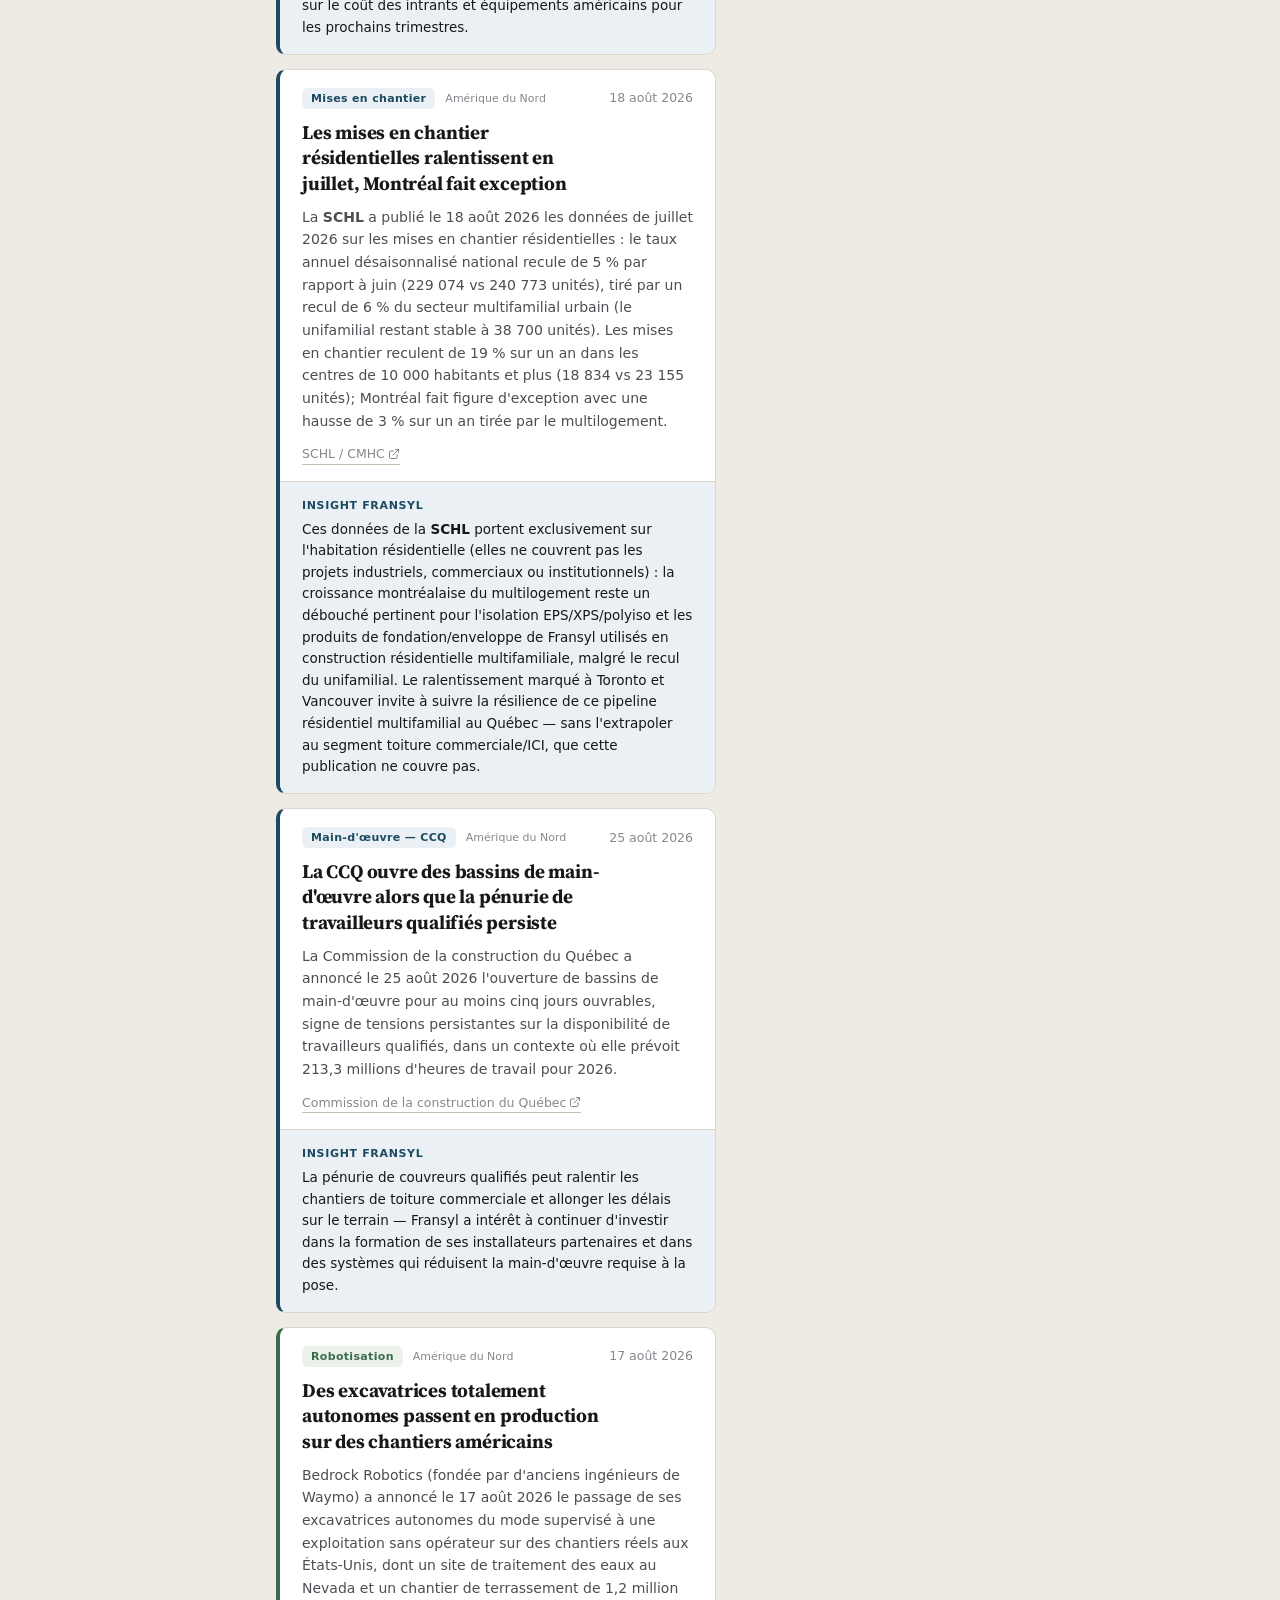
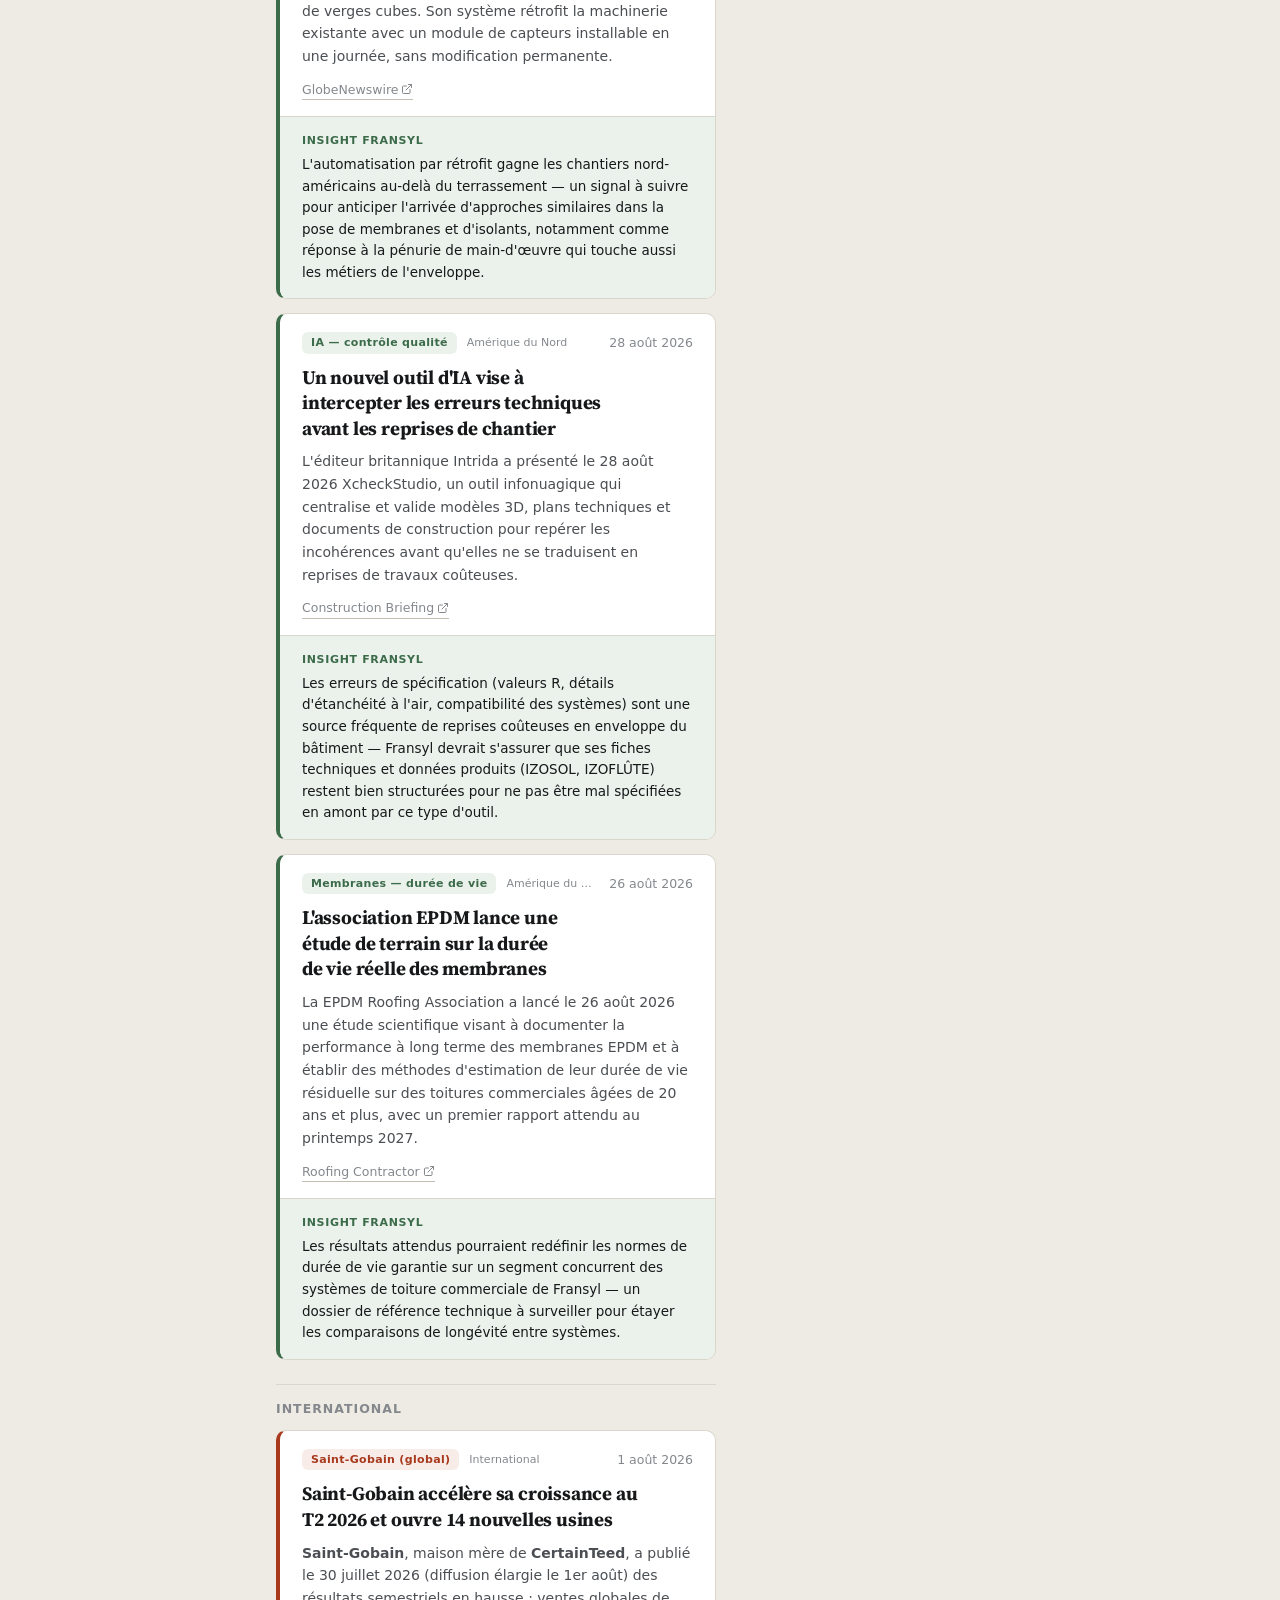
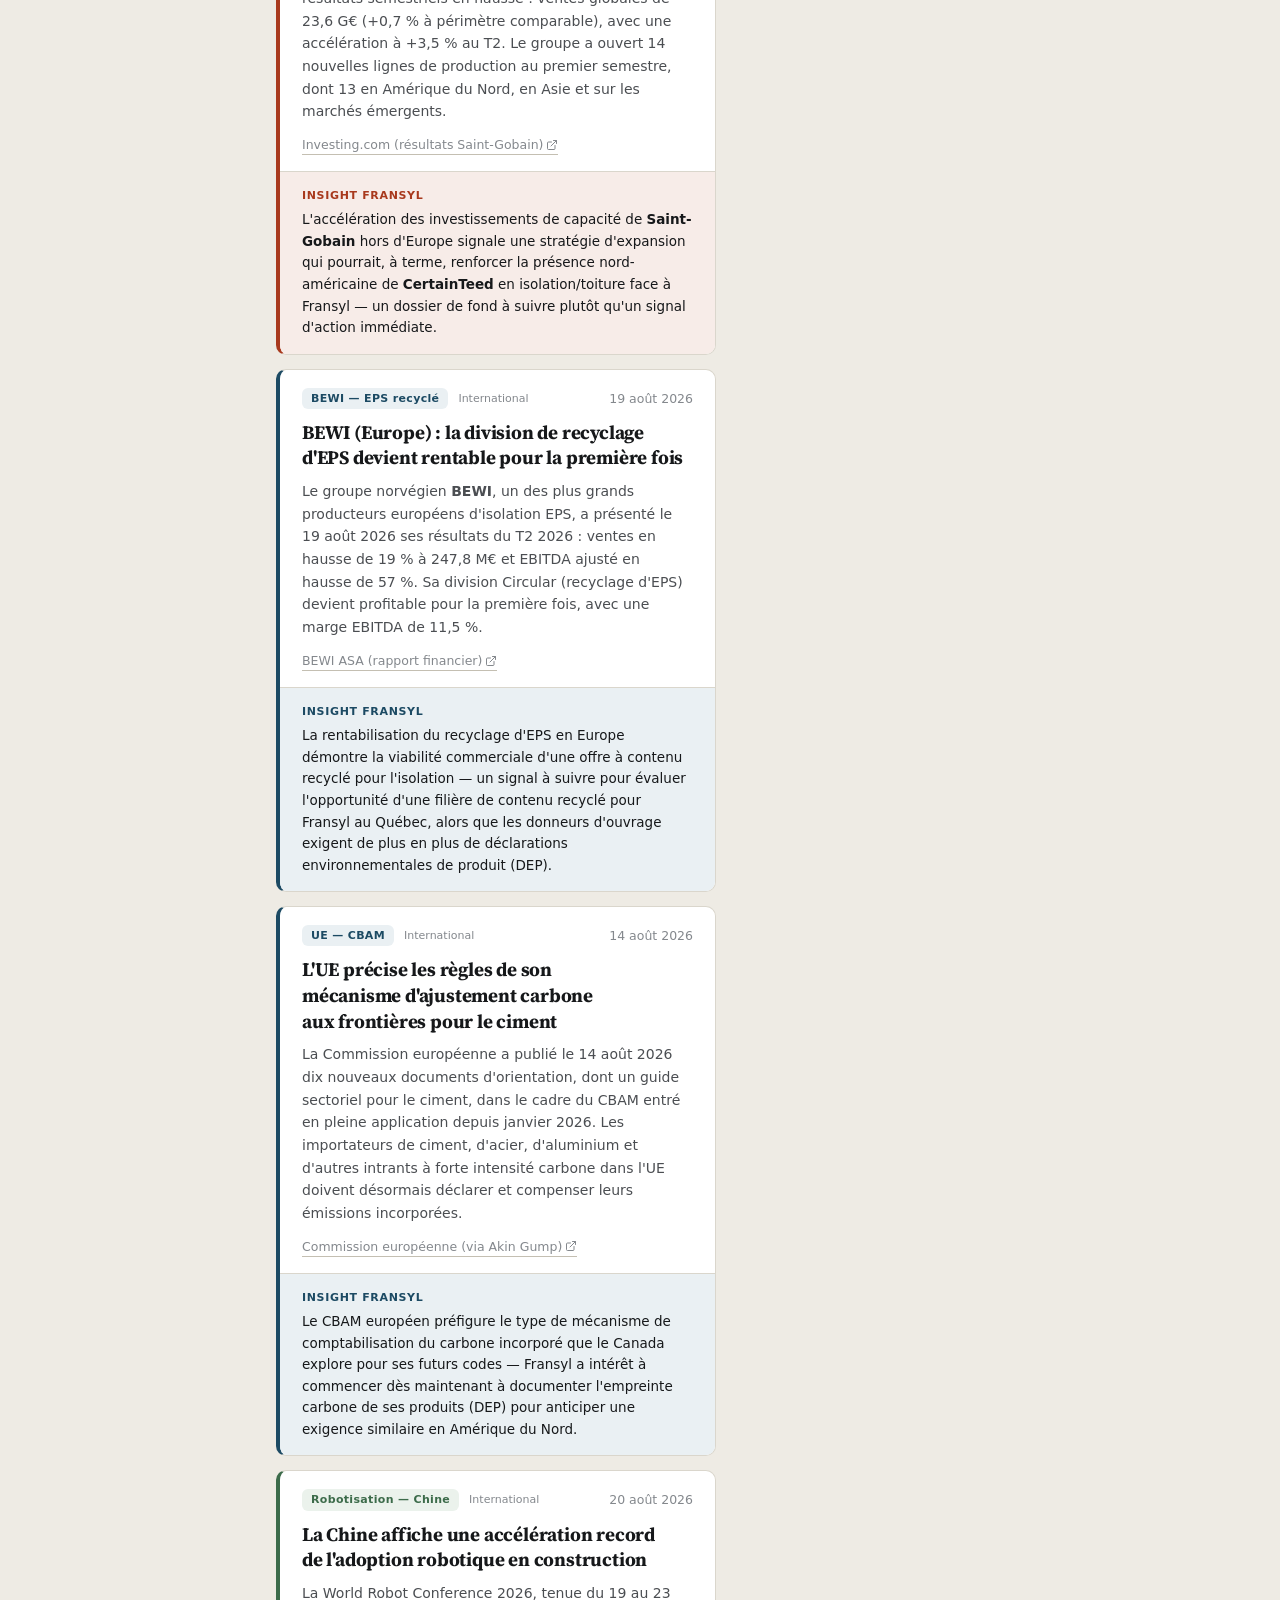
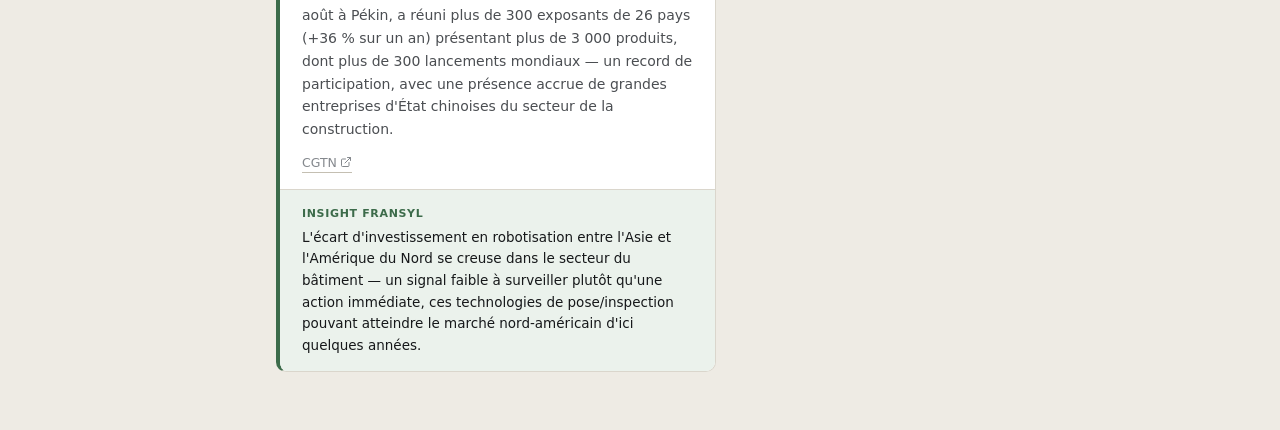
<file: 2026-09/index.html>
<!DOCTYPE html>
<html lang="fr">
<head>
<meta charset="UTF-8">
<meta name="viewport" content="width=device-width, initial-scale=1.0">
<title>Fransyl — Veille stratégique · Septembre 2026</title>
<link rel="preconnect" href="https://fonts.googleapis.com">
<link rel="preconnect" href="https://fonts.gstatic.com" crossorigin>
<link href="https://fonts.googleapis.com/css2?family=Source+Serif+4:opsz,wght@8..60,600;8..60,700&display=swap" rel="stylesheet">
<link rel="stylesheet" href="/styles.css">
<script src="/theme.js"></script>
<script src="/lang.js"></script>
<script src="/i18n.js"></script>
<script src="/reports-data.js"></script>
<script src="/events-data.js"></script>
</head>
<body class="page-edition">

<svg style="display:none" aria-hidden="true">
  <symbol id="icon-sun" viewBox="0 0 24 24" fill="none" stroke="currentColor" stroke-width="1.8" stroke-linecap="round" stroke-linejoin="round">
    <circle cx="12" cy="12" r="4"/><line x1="12" y1="2" x2="12" y2="4"/><line x1="12" y1="20" x2="12" y2="22"/>
    <line x1="4.22" y1="4.22" x2="5.64" y2="5.64"/><line x1="18.36" y1="18.36" x2="19.78" y2="19.78"/>
    <line x1="2" y1="12" x2="4" y2="12"/><line x1="20" y1="12" x2="22" y2="12"/>
    <line x1="4.22" y1="19.78" x2="5.64" y2="18.36"/><line x1="18.36" y1="5.64" x2="19.78" y2="4.22"/>
  </symbol>
  <symbol id="icon-moon" viewBox="0 0 24 24" fill="none" stroke="currentColor" stroke-width="1.8" stroke-linecap="round" stroke-linejoin="round">
    <path d="M21 12.8A9 9 0 1 1 11.2 3 7 7 0 0 0 21 12.8z"/>
  </symbol>
  <symbol id="icon-doc" viewBox="0 0 24 24" fill="none" stroke="currentColor" stroke-width="1.7" stroke-linecap="round" stroke-linejoin="round">
    <path d="M14 2H6a2 2 0 0 0-2 2v16a2 2 0 0 0 2 2h12a2 2 0 0 0 2-2V8z"/>
    <polyline points="14 2 14 8 20 8"/><line x1="8" y1="13" x2="16" y2="13"/><line x1="8" y1="17" x2="16" y2="17"/><line x1="8" y1="9" x2="10" y2="9"/>
  </symbol>
  <symbol id="icon-bulb" viewBox="0 0 24 24" fill="none" stroke="currentColor" stroke-width="1.7" stroke-linecap="round" stroke-linejoin="round">
    <path d="M9 18h6"/><path d="M10 22h4"/>
    <path d="M12 2a7 7 0 0 0-4 12.7c.6.5 1 1.3 1 2.1V18h6v-1.2c0-.8.4-1.6 1-2.1A7 7 0 0 0 12 2z"/>
  </symbol>
  <symbol id="icon-external" viewBox="0 0 24 24" fill="none" stroke="currentColor" stroke-width="2" stroke-linecap="round" stroke-linejoin="round">
    <path d="M18 13v6a2 2 0 0 1-2 2H5a2 2 0 0 1-2-2V8a2 2 0 0 1 2-2h6"/>
    <polyline points="15 3 21 3 21 9"/><line x1="10" y1="14" x2="21" y2="3"/>
  </symbol>
</svg>

<button class="theme-toggle" id="theme-toggle" onclick="toggleTheme()" aria-label="Basculer le mode clair/sombre" title="Mode clair / sombre">
  <svg class="icon icon-sun"><use href="#icon-sun"/></svg>
  <svg class="icon icon-moon"><use href="#icon-moon"/></svg>
</button>
<button class="lang-toggle" id="lang-toggle" onclick="toggleLang()" aria-label="Switch to English" title="FR / EN">EN</button>

<div class="layout">

  <!-- RAIL -->
  <nav class="rail">
    <div class="rail-brand">
      <div class="rail-wordmark">Fransyl</div>
      <div class="rail-sub">Veille stratégique — Septembre 2026</div>
      <a href="/" class="back-link" data-i18n="back">← Toutes les éditions</a>
    </div>
    <div class="rail-links">
      <a class="nav-chip" href="/methodologie/"><svg class="icon"><use href="#icon-doc"/></svg><span data-i18n="methodologie">Méthodologie &amp; sources</span></a>
      <a class="nav-chip" href="/suggestion/"><svg class="icon"><use href="#icon-bulb"/></svg><span data-i18n="suggestion">Proposer un ajout</span></a>
    </div>
    <div class="rail-label" data-i18n="axes">Axes</div>
    <div class="axis-row active" data-axe="all" onclick="setAxe('all',this)">
      <span class="swatch"></span><span class="lbl" data-i18n="tousLesSignaux">Tous les signaux</span><span class="cnt num" id="n-all">18</span>
    </div>
    <div class="axis-row" data-axe="1" onclick="setAxe('1',this)">
      <span class="swatch"></span><span class="lbl" data-i18n="competiteurs">Compétiteurs</span><span class="cnt num" id="n-1">8</span>
    </div>
    <div class="axis-row" data-axe="2" onclick="setAxe('2',this)">
      <span class="swatch"></span><span class="lbl" data-i18n="environnementAffaires">Environnement d'affaires</span><span class="cnt num" id="n-2">6</span>
    </div>
    <div class="axis-row" data-axe="3" onclick="setAxe('3',this)">
      <span class="swatch"></span><span class="lbl" data-i18n="environnementTechno">Environnement technologique</span><span class="cnt num" id="n-3">4</span>
    </div>
    <div class="rail-geo">
      <div class="rail-label" data-i18n="geographie">Géographie</div>
      <div class="geo-row active" data-geo="all" onclick="setGeo('all',this)">
        <span class="swatch"></span><span class="lbl" data-i18n="toutes">Toutes</span><span class="cnt num" id="g-all">18</span>
      </div>
      <div class="geo-row" data-geo="an" onclick="setGeo('an',this)">
        <span class="swatch"></span><span class="lbl" data-i18n="ameriqueDuNord">Amérique du Nord</span><span class="cnt num" id="g-an">14</span>
      </div>
      <div class="geo-row" data-geo="intl" onclick="setGeo('intl',this)">
        <span class="swatch"></span><span class="lbl" data-i18n="international">International</span><span class="cnt num" id="g-intl">4</span>
      </div>
    </div>
  </nav>

  <!-- MAIN -->
  <div class="main">
    <div class="titleblock">
      <div class="tb-top">
        <div class="tb-title" id="tb-title" data-i18n="tousLesSignaux">Tous les signaux</div>
      </div>
      <div class="tb-period" id="tb-period">
        <span class="lang-fr-inline">Période couverte — 1<sup>er</sup> août au 31 août 2026</span>
        <span class="lang-en-inline" style="display:none">Period covered — August 1 to August 31, 2026</span>
      </div>
      <div class="tb-meta"><b class="num">18</b> <span data-i18n="signaux">signaux</span></div>
    </div>

    <div class="content-row">
    <div class="content">

      <!-- BRIEFING : résumé stratégique, lu avant le détail -->
      <div class="briefing">
        <div class="briefing-head">
          <span class="briefing-eyebrow" data-i18n="synthese">Synthèse</span>
          <span class="briefing-title" data-i18n="briefingTitle">Ce qu'il faut retenir avant de lire les signaux</span>
        </div>
        <div class="briefing-radar">
          <div class="bc-h radar" data-i18n="watchTitle">À surveiller — prochaines semaines</div>
          <div class="watch-grid" id="watch-grid"></div>
        </div>
        <div class="briefing-oprisk">
          <div class="briefing-col opp">
            <div class="bc-h opp" data-i18n="opportunites">Opportunités</div>
            <div id="opp-feed"></div>
          </div>
          <div class="briefing-col risk">
            <div class="bc-h risk" data-i18n="risques">Risques</div>
            <div id="risk-feed"></div>
          </div>
        </div>
      </div>

      <!-- FEED -->
      <div class="feed-head">
        <div class="feed-h" data-i18n="detailSignaux">Détail des signaux</div>
      </div>
      <div id="feed"></div>

    </div>

    <!-- SIDE : rapports & études sectorielles -->
    <aside class="side">
      <div class="side-title" data-i18n="rapportsEtudes">Rapports &amp; études à surveiller</div>
      <div id="reports-feed"></div>
    </aside>

    <!-- SIDE : événements de l'industrie à venir (prospectif — mois de parution + mois suivant) -->
    <aside class="side">
      <div class="side-title" data-i18n="evenementsIndustrie">Événements de l'industrie à venir</div>
      <div id="events-feed"></div>
    </aside>
    </div>
  </div>

</div>

<script>
const AXEL = {
  "1":{fr:"Compétiteurs",en:"Competitors"},
  "2":{fr:"Environnement d'affaires",en:"Business environment"},
  "3":{fr:"Environnement technologique",en:"Technology environment"},
  "all":{fr:"Tous les signaux",en:"All signals"}
};
const EXT_ICON = '<svg class="icon-sm"><use href="#icon-external"/></svg>';

let curLang = (localStorage.getItem('fransyl_veille_lang') === 'en') ? 'en' : 'fr';
const t = v => (v && typeof v === 'object') ? (v[curLang] || v.fr) : v;
const GEO_LABEL = { an: {fr:'Amérique du Nord', en:'North America'}, intl: {fr:'International', en:'International'} };

/* Liste courte des concurrents/acteurs les plus fréquents (voir competiteurs.md,
   dépôt veille) — mis en gras automatiquement dans le résumé/insight de chaque
   signal pour qu'un dirigeant repère le concurrent concerné en un coup d'œil.
   Liste volontairement courte (noms les plus récurrents) plutôt que la totalité
   de competiteurs.md, pour limiter les faux positifs sur des noms génériques. */
const ACTORS = ["TopBuild","QXO","Carlisle","Owens Corning","Soprema","Roofmart",
  "Rockwool","Beacon","IKO","GAF","Tremco","Polyglass","ABC Supply","Johns Manville",
  "Elevate","Amrize","Protan","Garland","CertainTeed","Saint-Gobain","Dow","AD Canada",
  "Pomerleau","SCHL","CMHC","DEWALT","CNRC","BEWI"];
const ACTORS_RE = new RegExp('\\b(' + ACTORS.map(n => n.replace(/[.*+?^${}()|[\]\\]/g,'\\$&')).join('|') + ')\\b', 'g');
function highlightActors(text){
  return text.replace(ACTORS_RE, '<b>$1</b>');
}

const WATCH = [
  {label:{fr:"Tarifs Canada–É.-U.",en:"Canada–U.S. tariffs"}, text:{fr:"Contre-tarifs canadiens effectifs le 8 septembre · échéance de transition du Code de construction du Québec le 17 octobre 2026", en:"Canadian counter-tariffs effective September 8 · Quebec Construction Code transition deadline October 17, 2026"}},
  {label:{fr:"Consolidation compétiteurs",en:"Competitor consolidation"}, text:{fr:"Issue de l'offre Carlisle / Owens Corning · intégration post-fusion QXO / TopBuild", en:"Outcome of the Carlisle / Owens Corning bid · post-merger QXO / TopBuild integration"}},
  {label:{fr:"Soprema — activité concentrée",en:"Soprema — concentrated activity"}, text:{fr:"Troisième signal retenu en 2026 (direction, prix, produit) — positionnement à réévaluer", en:"Third signal recorded in 2026 (leadership, pricing, product) — positioning to reassess"}},
  {label:{fr:"Robotisation &amp; IA de chantier",en:"Job-site robotics &amp; AI"}, text:{fr:"Multiplication des outils d'automatisation (excavation, contrôle qualité) — impact potentiel sur la pose d'enveloppe", en:"Proliferation of automation tools (excavation, quality control) — potential impact on envelope installation"}}
];
const OPP = [
  {label:{fr:"Fenêtre tarifaire.",en:"Tariff window."}, text:{fr:"Les tarifs américains de 50 % sur le ciment/contreplaqué/verre/portes canadiens et la réplique de 27,6 G$ du Canada avantagent les fournisseurs à chaîne d'approvisionnement majoritairement québécoise/canadienne comme Fransyl.", en:"The 50% U.S. tariffs on Canadian cement/plywood/glass/doors and Canada's $27.6B retaliation favour suppliers with a mostly Quebec/Canadian supply chain, like Fransyl."}},
  {label:{fr:"Pression sur les marges concurrentes.",en:"Pressure on competitors' margins."}, text:{fr:"Elevate (Amrize) hausse ses prix pour absorber ses coûts de fret et de matières — fenêtre commerciale pour les gammes de toiture Fransyl auprès des entrepreneurs sensibles au prix.", en:"Elevate (Amrize) is raising prices to absorb freight and material costs — a commercial window for Fransyl's roofing lines with price-sensitive contractors."}}
];
const RISK = [
  {label:{fr:"Concentration de la distribution.",en:"Distribution concentration."}, text:{fr:"QXO (Beacon + TopBuild) devient le 2<sup class=\"num\">e</sup> plus grand distributeur nord-américain, avec un objectif de 50 G$ d'ici 2030 — pouvoir de négociation accru face aux manufacturiers comme Fransyl.", en:"QXO (Beacon + TopBuild) becomes the 2nd-largest North American distributor, targeting $50B by 2030 — increased negotiating power against manufacturers like Fransyl."}},
  {label:{fr:"Escalade tarifaire soutenue.",en:"Sustained tariff escalation."}, text:{fr:"Quatrième développement tarifaire canado-américain de l'année — incertitude prolongée sur le coût des intrants et équipements importés des États-Unis.", en:"The fourth Canada-U.S. tariff development this year — prolonged uncertainty over the cost of inputs and equipment imported from the U.S."}}
];

function renderBriefing(){
  document.getElementById('watch-grid').innerHTML = WATCH.map(w =>
    '<div class="watch-item"><b>'+t(w.label)+'</b><span>'+t(w.text)+'</span></div>').join('');
  document.getElementById('opp-feed').innerHTML = OPP.map(o =>
    '<div class="op-text"><b>'+t(o.label)+'</b> '+t(o.text)+'</div>').join('');
  document.getElementById('risk-feed').innerHTML = RISK.map(r =>
    '<div class="risk-text"><b>'+t(r.label)+'</b> '+t(r.text)+'</div>').join('');
}
function renderPeriod(){
  document.querySelector('#tb-period .lang-fr-inline').style.display = curLang==='fr' ? '' : 'none';
  document.querySelector('#tb-period .lang-en-inline').style.display = curLang==='en' ? '' : 'none';
}

const DATA = [
  {axe:"1",geo:"an",tag:"QXO",
   title:{fr:"QXO publie ses premiers résultats trimestriels après la fusion TopBuild", en:"QXO posts its first quarterly results after the TopBuild merger"},
   summary:{fr:"QXO Inc. a publié le 13 août 2026 ses résultats du deuxième trimestre 2026 : ventes nettes de 3,25 G$ US (+70,3 % sur un an), incluant l'impact de l'acquisition de TopBuild complétée le 1er juillet. L'entreprise se positionne désormais comme le deuxième plus important distributeur de produits de construction en Amérique du Nord, avec un objectif de 50 G$ US de revenus d'ici 2030.",
            en:"QXO Inc. published its Q2 2026 results on August 13, 2026: net sales of US$3.25B (+70.3% year over year), including the impact of the TopBuild acquisition completed July 1. The company now positions itself as the second-largest construction products distributor in North America, targeting US$50B in revenue by 2030."},
   insight:{fr:"La consolidation Beacon/TopBuild sous QXO crée un acteur de distribution toiture/isolation sans précédent en taille — Fransyl doit surveiller si ce nouveau géant renégocie ses conditions d'achat auprès des manufacturiers d'isolation, un facteur qui pourrait indirectement influencer les prix de référence du marché nord-américain.",
            en:"The Beacon/TopBuild consolidation under QXO creates a roofing/insulation distribution player of unprecedented scale — Fransyl should watch whether this new giant renegotiates purchasing terms with insulation manufacturers, a factor that could indirectly influence North American benchmark prices."},
   src:"QXO / SEC EDGAR", date:{fr:"13 août 2026", en:"August 13, 2026"}, url:"https://www.sec.gov/Archives/edgar/data/1236275/000162828026056734/qxoq2-26earningsrelease.htm"},
  {axe:"1",geo:"an",tag:"Carlisle / Owens Corning",
   title:{fr:"L'offre non sollicitée de Carlisle sur Owens Corning reste en suspens", en:"Carlisle's unsolicited bid for Owens Corning remains in limbo"},
   summary:{fr:"Depuis fin juin 2026, Carlisle Companies a soumis plusieurs offres non sollicitées de plus de 10 G$ US pour acquérir Owens Corning, sans qu'Owens Corning ne s'engage dans des discussions formelles. Lors de son appel aux résultats du T2 2026 (transcription publiée le 7 août 2026), le PDG de Carlisle a refusé de commenter le dossier, réitérant que la discipline de capital de l'entreprise cible des acquisitions en enveloppe du bâtiment.",
            en:"Since late June 2026, Carlisle Companies has submitted several unsolicited offers of more than US$10B to acquire Owens Corning, without Owens Corning entering formal discussions. On its Q2 2026 earnings call (transcript published August 7, 2026), Carlisle's CEO declined to comment on the matter, reiterating that the company's capital discipline targets building envelope acquisitions."},
   insight:{fr:"Une fusion Carlisle/Owens Corning combinerait deux fournisseurs clés de Fransyl (toiture commerciale/EPS pour Carlisle, XPS/laine de roche pour Owens Corning) — un quatrième dossier de consolidation majeure suivi en 2026 chez Carlisle, à surveiller de près pour ses effets sur la disponibilité et le prix du XPS/laine de roche.",
            en:"A Carlisle/Owens Corning merger would combine two key Fransyl suppliers (commercial roofing/EPS for Carlisle, XPS/stone wool for Owens Corning) — a fourth major consolidation story tracked at Carlisle in 2026, worth watching closely for its effects on XPS/stone wool availability and pricing."},
   src:"The Motley Fool (transcription Carlisle)", date:{fr:"7 août 2026", en:"August 7, 2026"}, url:"https://www.fool.com/earnings/call-transcripts/2026/08/07/carlisle-csl-q2-2026-earnings-call-transcript/"},
  {axe:"1",geo:"an",tag:"Owens Corning",
   title:{fr:"Owens Corning : résultats du T2 2026 en forte hausse, action en hausse de 8 %", en:"Owens Corning: Q2 2026 results surge, stock up 8%"},
   summary:{fr:"Owens Corning a publié le 5 août 2026 des résultats du deuxième trimestre supérieurs aux attentes de Wall Street : bénéfice ajusté par action de 3,93 $ (contre un consensus de 3,07 $) et revenus de 2,76 G$ (contre 2,65 G$ attendus). L'entreprise attribue ce rebond à sa stratégie de recentrage vers les produits de construction résidentiels et commerciaux, complétée par la vente de sa division fibre de verre en avril 2026.",
            en:"Owens Corning published second-quarter results on August 5, 2026 that beat Wall Street expectations: adjusted EPS of $3.93 (vs. a $3.07 consensus) and revenue of $2.76B (vs. $2.65B expected). The company attributes the rebound to its strategic refocus toward residential and commercial building products, completed by the sale of its fibreglass division in April 2026."},
   insight:{fr:"Le rebond financier après son recentrage confirme qu'Owens Corning dispose de moyens accrus pour investir en R&D et en distribution sur les segments XPS/laine de roche où Fransyl le côtoie directement — à mettre en parallèle avec l'intérêt d'acquisition non sollicité de Carlisle à son endroit.",
            en:"The financial rebound after its refocus confirms Owens Corning has greater means to invest in R&D and distribution in the XPS/stone wool segments where Fransyl competes directly with it — worth weighing against Carlisle's unsolicited acquisition interest in the company."},
   src:"Owens Corning (relations investisseurs)", date:{fr:"5 août 2026", en:"August 5, 2026"}, url:"https://investor.owenscorning.com/investors/stock-performance-and-earnings/press-releases/press-release-details/2026/Owens-Corning-Demonstrates-Value-of-Reshaped-Company-Delivers-Strong-Results-from-Continuing-Operations-in-the-Second-Quarter/default.aspx"},
  {axe:"1",geo:"an",tag:"Soprema",
   title:{fr:"Soprema lance une nouvelle barrière air-vapeur autoadhésive pour chantiers en climat froid", en:"Soprema launches a new self-adhered air-vapour barrier for cold-climate job sites"},
   summary:{fr:"Soprema a annoncé le 19 août 2026 le lancement de SOPRASEAL STICK AVB AT, une barrière pare-air/pare-vapeur autoadhésive combinant un adhésif acrylique avancé et un revêtement tri-laminé en polyéthylène tissé, conçue pour maintenir la productivité d'installation en conditions froides et offrir une bonne résistance à la perforation.",
            en:"Soprema announced on August 19, 2026 the launch of SOPRASEAL STICK AVB AT, a self-adhered air/vapour barrier combining an advanced acrylic adhesive with a tri-laminate woven polyethylene facer, designed to maintain installation productivity in cold conditions and offer good puncture resistance."},
   insight:{fr:"Ce lancement cible directement le segment des membranes pare-air/pare-vapeur où Fransyl est actif avec sa gamme LEXSHIELD AVB — troisième signal Soprema retenu en 2026 après le changement de PDG (avril) et la hausse de prix (juillet), signe d'une activité soutenue chez le concurrent principal qui mérite un suivi rapproché de son positionnement produit et prix.",
            en:"This launch directly targets the air/vapour barrier membrane segment where Fransyl is active with its LEXSHIELD AVB line — the third Soprema signal recorded in 2026 after the CEO change (April) and the price increase (July), a sign of sustained activity at the main competitor that warrants close tracking of its product and pricing positioning."},
   src:"Soprema", date:{fr:"19 août 2026", en:"August 19, 2026"}, url:"https://www.soprema.us/news-articles/post/introducing-sopraseal-stick-avb-at"},
  {axe:"1",geo:"an",tag:"IKO",
   title:{fr:"IKO élargit sa distribution au Texas après ses investissements en capacité manufacturière", en:"IKO expands Texas distribution after manufacturing capacity investments"},
   summary:{fr:"Le distributeur US Lumber Brokers a annoncé le 7 août 2026 offrir désormais la gamme complète des produits de toiture IKO North America aux entrepreneurs texans. Cette expansion de réseau survient après l'ouverture, plus tôt en 2026, de nouvelles usines IKO en Caroline du Sud et d'un site de 240 M$ US à Clay Hill (Floride).",
            en:"U.S. distributor Lumber Brokers announced on August 7, 2026 that it now offers the full line of IKO North America roofing products to Texas contractors. This network expansion follows the opening earlier in 2026 of new IKO plants in South Carolina and a US$240M site in Clay Hill, Florida."},
   insight:{fr:"IKO consolide rapidement sa capacité manufacturière et son réseau de distribution américains, ce qui renforce sa compétitivité de coûts logistiques — un facteur à surveiller pour ses effets indirects sur les prix au Canada, tout en gardant en tête qu'IKO demeure aussi un fournisseur ponctuel de Fransyl sur certaines lignes.",
            en:"IKO is rapidly building out its U.S. manufacturing capacity and distribution network, strengthening its logistics-cost competitiveness — a factor to watch for its indirect effects on Canadian prices, while keeping in mind that IKO also remains an occasional supplier to Fransyl on certain lines."},
   src:"Red Book Lumber Data", date:{fr:"7 août 2026", en:"August 7, 2026"}, url:"https://www.redbooklumberdata.com/2026/08/07/us-lumber-brokers-now-offers-the-full-line-of-iko-roofing-products-across-texas/"},
  {axe:"1",geo:"an",tag:"Elevate / Amrize",
   title:{fr:"Elevate (Amrize) hausse ses prix en juillet-août malgré la pression sur ses marges", en:"Elevate (Amrize) raises prices in July-August despite margin pressure"},
   summary:{fr:"Amrize, maison mère d'Elevate depuis la scission de Holcim, a publié le 7 août 2026 des résultats du T2 2026 en hausse de 8,6 % à 3,49 G$ US, mais l'EBITDA ajusté de son segment enveloppe du bâtiment (incluant Elevate) a reculé de 5,2 % à 237 M$ US en raison des coûts de fret et de matières premières. La direction a confirmé la mise en place de hausses de prix additionnelles en juillet et en août 2026.",
            en:"Amrize, Elevate's parent since the Holcim spinoff, published Q2 2026 results on August 7, 2026 showing revenue up 8.6% to US$3.49B, but adjusted EBITDA for its building envelope segment (including Elevate) fell 5.2% to US$237M due to freight and raw material costs. Management confirmed additional price increases were implemented in July and August 2026."},
   insight:{fr:"La pression sur les marges d'Elevate et ses hausses de prix successives ouvrent une fenêtre commerciale pour Fransyl auprès des entrepreneurs en toiture commerciale sensibles au prix — à valider si ces hausses touchent des produits directement comparables aux gammes de membranes Fransyl.",
            en:"The margin pressure on Elevate and its successive price increases open a commercial window for Fransyl with price-sensitive commercial roofing contractors — worth confirming whether these increases affect products directly comparable to Fransyl's membrane lines."},
   src:"Investing.com (résultats Amrize)", date:{fr:"7 août 2026", en:"August 7, 2026"}, url:"https://www.investing.com/news/company-news/amrize-q2-2026-slides-show-86-revenue-gain-amid-margin-pressure-93CH-4846795"},
  {axe:"1",geo:"an",tag:"CertainTeed",
   title:{fr:"CertainTeed installe une technologie de recyclage d'eau à sa plus grande usine d'isolation", en:"CertainTeed installs water-recycling technology at its largest insulation plant"},
   summary:{fr:"Saint-Gobain/CertainTeed a annoncé début août 2026 l'achèvement de l'installation d'une technologie de recyclage d'eau à son usine d'isolation de Kansas City, en activité depuis 1951 et présentée comme la plus grande usine d'isolation au monde — une mise à niveau qui devrait réduire sa consommation d'eau de 227 millions de gallons par année.",
            en:"Saint-Gobain/CertainTeed announced in early August 2026 the completion of water-recycling technology at its Kansas City insulation plant, operating since 1951 and billed as the world's largest insulation plant — an upgrade expected to cut its water consumption by 227 million gallons per year."},
   insight:{fr:"CertainTeed renforce son positionnement environnemental sur sa capacité de production d'isolation, un argument de plus en plus recherché par les spécificateurs — Fransyl gagnerait à documenter et communiquer plus activement ses propres initiatives environnementales pour rester compétitif sur cet axe.",
            en:"CertainTeed is strengthening its environmental positioning on its insulation production capacity, an argument increasingly sought by specifiers — Fransyl would benefit from documenting and communicating its own environmental initiatives more actively to stay competitive on this front."},
   src:"Retrofit Magazine", date:{fr:"3 août 2026", en:"August 3, 2026"}, url:"https://retrofitmagazine.com/saint-gobain-certainteed-insulation-plant-upgrades-equipment-to-save-water-reduce-landfill-waste/"},
  {axe:"1",geo:"intl",tag:"Saint-Gobain (global)",
   title:{fr:"Saint-Gobain accélère sa croissance au T2 2026 et ouvre 14 nouvelles usines", en:"Saint-Gobain accelerates growth in Q2 2026, opens 14 new plants"},
   summary:{fr:"Saint-Gobain, maison mère de CertainTeed, a publié le 30 juillet 2026 (diffusion élargie le 1er août) des résultats semestriels en hausse : ventes globales de 23,6 G€ (+0,7 % à périmètre comparable), avec une accélération à +3,5 % au T2. Le groupe a ouvert 14 nouvelles lignes de production au premier semestre, dont 13 en Amérique du Nord, en Asie et sur les marchés émergents.",
            en:"Saint-Gobain, CertainTeed's parent, published half-year results on July 30, 2026 (widely released August 1) showing growth: global sales of €23.6B (+0.7% like-for-like), accelerating to +3.5% in Q2. The group opened 14 new production lines in H1, 13 of them in North America, Asia, and emerging markets."},
   insight:{fr:"L'accélération des investissements de capacité de Saint-Gobain hors d'Europe signale une stratégie d'expansion qui pourrait, à terme, renforcer la présence nord-américaine de CertainTeed en isolation/toiture face à Fransyl — un dossier de fond à suivre plutôt qu'un signal d'action immédiate.",
            en:"Saint-Gobain's accelerating capacity investments outside Europe signal an expansion strategy that could, over time, strengthen CertainTeed's North American presence in insulation/roofing against Fransyl — a background file to monitor rather than an immediate-action signal."},
   src:"Investing.com (résultats Saint-Gobain)", date:{fr:"1 août 2026", en:"August 1, 2026"}, url:"https://www.investing.com/news/company-news/saintgobain-h1-2026-slides-q2-growth-accelerates-to-35-93CH-4827026"},

  {axe:"2",geo:"an",tag:"Tarifs — 50 % US",
   title:{fr:"Les tarifs américains de 50 % frappent le ciment, le contreplaqué, le verre et les portes canadiens", en:"50% U.S. tariffs hit Canadian cement, plywood, glass, and doors"},
   summary:{fr:"Les tarifs américains imposés en vertu de la Section 338 du Tariff Act sont entrés en vigueur le 22 août 2026, frappant à 50 % une large gamme de produits canadiens dont le ciment Portland (~16 % des importations américaines en provenance du Canada), le contreplaqué, les portes et le verre. L'Association canadienne de la construction souligne que seulement 60 % des intrants manufacturés utilisés en construction au Canada sont d'origine domestique, 25 % provenant des États-Unis.",
            en:"U.S. tariffs imposed under Section 338 of the Tariff Act took effect August 22, 2026, hitting a wide range of Canadian products at 50%, including Portland cement (~16% of U.S. imports from Canada), plywood, doors, and glass. The Canadian Construction Association notes that only 60% of manufactured inputs used in Canadian construction are domestic, with 25% coming from the U.S."},
   insight:{fr:"L'exposition élevée de la construction canadienne aux intrants américains crée une pression à la hausse sur les coûts pour les concurrents qui en dépendent — un avantage relatif potentiel pour Fransyl si sa chaîne d'approvisionnement demeure majoritairement québécoise/canadienne, à valider et à mettre de l'avant comme argument commercial.",
            en:"Canadian construction's high exposure to U.S. inputs creates upward cost pressure for competitors who depend on them — a potential relative advantage for Fransyl if its supply chain remains mostly Quebec/Canadian, worth confirming and promoting as a commercial argument."},
   src:"Daily Commercial News (Association canadienne de la construction)", date:{fr:"22 août 2026", en:"August 22, 2026"}, url:"https://canada.constructconnect.com/dcn/news/associations/2026/08/this-list-hits-hard-warns-cca-when-it-comes-to-materials-impacted-by-growing-tariffs"},
  {axe:"2",geo:"an",tag:"Contre-tarifs Canada",
   title:{fr:"Le Canada réplique avec 27,6 G$ de contre-tarifs sur les produits américains", en:"Canada retaliates with $27.6B in counter-tariffs on U.S. products"},
   summary:{fr:"En réplique à l'escalade tarifaire américaine, le Canada a annoncé des contre-tarifs dollar pour dollar sur 27,6 G$ de produits américains, entrant en vigueur le 8 septembre 2026, ciblant notamment les produits de papier, les matériaux de construction, les électroménagers et les produits agricoles.",
            en:"In response to the U.S. tariff escalation, Canada announced dollar-for-dollar counter-tariffs on $27.6B of U.S. products, effective September 8, 2026, targeting paper products, building materials, appliances, and agricultural products."},
   insight:{fr:"Ce quatrième développement tarifaire canado-américain de 2026 (après la prolongation de juin, l'expiration de l'allègement de juillet et les tarifs de 50 % d'août) confirme une escalade continue plutôt qu'un épisode isolé — Fransyl doit budgéter une incertitude soutenue sur le coût des intrants et équipements américains pour les prochains trimestres.",
            en:"This fourth Canada-U.S. tariff development of 2026 (after June's extension, July's relief expiry, and August's 50% tariffs) confirms an ongoing escalation rather than an isolated episode — Fransyl should budget for sustained uncertainty on the cost of U.S. inputs and equipment over the coming quarters."},
   src:"CNN Business", date:{fr:"25 août 2026", en:"August 25, 2026"}, url:"https://www.cnn.com/2026/08/25/business/canada-us-tariffs-american-consumers"},
  {axe:"2",geo:"an",tag:"Mises en chantier",
   title:{fr:"Les mises en chantier résidentielles ralentissent en juillet, Montréal fait exception", en:"Residential housing starts slow in July, Montreal the exception"},
   summary:{fr:"La SCHL a publié le 18 août 2026 les données de juillet 2026 sur les mises en chantier résidentielles : le taux annuel désaisonnalisé national recule de 5 % par rapport à juin (229 074 vs 240 773 unités), tiré par un recul de 6 % du secteur multifamilial urbain (le unifamilial restant stable à 38 700 unités). Les mises en chantier reculent de 19 % sur un an dans les centres de 10 000 habitants et plus (18 834 vs 23 155 unités); Montréal fait figure d'exception avec une hausse de 3 % sur un an tirée par le multilogement.",
            en:"CMHC published July 2026 residential housing starts data on August 18, 2026: the national seasonally adjusted annual rate fell 5% from June (229,074 vs. 240,773 units), driven by a 6% decline in urban multi-family (single-family stable at 38,700 units). Starts fell 19% year over year in centres of 10,000+ (18,834 vs. 23,155 units); Montreal was the exception, up 3% year over year on multi-unit strength."},
   insight:{fr:"Ces données de la SCHL portent exclusivement sur l'habitation résidentielle (elles ne couvrent pas les projets industriels, commerciaux ou institutionnels) : la croissance montréalaise du multilogement reste un débouché pertinent pour l'isolation EPS/XPS/polyiso et les produits de fondation/enveloppe de Fransyl utilisés en construction résidentielle multifamiliale, malgré le recul du unifamilial. Le ralentissement marqué à Toronto et Vancouver invite à suivre la résilience de ce pipeline résidentiel multifamilial au Québec — sans l'extrapoler au segment toiture commerciale/ICI, que cette publication ne couvre pas.",
            en:"This CMHC data covers residential housing only (it does not cover industrial, commercial, or institutional projects): Montreal's multi-unit growth remains a relevant outlet for Fransyl's EPS/XPS/polyiso insulation and foundation/envelope products used in multi-family residential construction, despite the single-family decline. The marked slowdown in Toronto and Vancouver invites tracking the resilience of this Quebec multi-family residential pipeline — without extrapolating it to the commercial roofing/ICI segment, which this release does not cover."},
   src:"SCHL / CMHC", date:{fr:"18 août 2026", en:"August 18, 2026"}, url:"https://www.cmhc-schl.gc.ca/media-newsroom/news-releases/2026/housing-starts-construction-data-july-2026"},
  {axe:"2",geo:"an",tag:"Main-d'œuvre — CCQ",
   title:{fr:"La CCQ ouvre des bassins de main-d'œuvre alors que la pénurie de travailleurs qualifiés persiste", en:"CCQ opens labour pools as the skilled-worker shortage persists"},
   summary:{fr:"La Commission de la construction du Québec a annoncé le 25 août 2026 l'ouverture de bassins de main-d'œuvre pour au moins cinq jours ouvrables, signe de tensions persistantes sur la disponibilité de travailleurs qualifiés, dans un contexte où elle prévoit 213,3 millions d'heures de travail pour 2026.",
            en:"The Commission de la construction du Québec announced on August 25, 2026 the opening of labour pools for at least five business days, a sign of persistent tension in skilled-worker availability, in a context where it forecasts 213.3 million hours of work for 2026."},
   insight:{fr:"La pénurie de couvreurs qualifiés peut ralentir les chantiers de toiture commerciale et allonger les délais sur le terrain — Fransyl a intérêt à continuer d'investir dans la formation de ses installateurs partenaires et dans des systèmes qui réduisent la main-d'œuvre requise à la pose.",
            en:"The shortage of skilled roofers can slow commercial roofing job sites and extend field lead times — Fransyl benefits from continuing to invest in training its partner installers and in systems that reduce the labour required for installation."},
   src:"Commission de la construction du Québec", date:{fr:"25 août 2026", en:"August 25, 2026"}, url:"https://www.ccq.org/-/media/Project/Ccq/Ccq-Website/PDF/Qualification/annonce-bassins-main-oeuvre.pdf"},
  {axe:"2",geo:"intl",tag:"BEWI — EPS recyclé",
   title:{fr:"BEWI (Europe) : la division de recyclage d'EPS devient rentable pour la première fois", en:"BEWI (Europe): EPS recycling division turns profitable for the first time"},
   summary:{fr:"Le groupe norvégien BEWI, un des plus grands producteurs européens d'isolation EPS, a présenté le 19 août 2026 ses résultats du T2 2026 : ventes en hausse de 19 % à 247,8 M€ et EBITDA ajusté en hausse de 57 %. Sa division Circular (recyclage d'EPS) devient profitable pour la première fois, avec une marge EBITDA de 11,5 %.",
            en:"Norwegian group BEWI, one of Europe's largest EPS insulation producers, presented its Q2 2026 results on August 19, 2026: sales up 19% to €247.8M and adjusted EBITDA up 57%. Its Circular division (EPS recycling) turned profitable for the first time, with an 11.5% EBITDA margin."},
   insight:{fr:"La rentabilisation du recyclage d'EPS en Europe démontre la viabilité commerciale d'une offre à contenu recyclé pour l'isolation — un signal à suivre pour évaluer l'opportunité d'une filière de contenu recyclé pour Fransyl au Québec, alors que les donneurs d'ouvrage exigent de plus en plus de déclarations environnementales de produit (DEP).",
            en:"EPS recycling turning profitable in Europe demonstrates the commercial viability of a recycled-content insulation offering — a signal worth tracking to assess the opportunity for a recycled-content stream for Fransyl in Quebec, as project owners increasingly demand environmental product declarations (EPDs)."},
   src:"BEWI ASA (rapport financier)", date:{fr:"19 août 2026", en:"August 19, 2026"}, url:"https://bewi.com/wp-content/uploads/2026/08/BEWI-Q2-2026-report.pdf"},
  {axe:"2",geo:"intl",tag:"UE — CBAM",
   title:{fr:"L'UE précise les règles de son mécanisme d'ajustement carbone aux frontières pour le ciment", en:"EU clarifies its carbon border adjustment mechanism rules for cement"},
   summary:{fr:"La Commission européenne a publié le 14 août 2026 dix nouveaux documents d'orientation, dont un guide sectoriel pour le ciment, dans le cadre du CBAM entré en pleine application depuis janvier 2026. Les importateurs de ciment, d'acier, d'aluminium et d'autres intrants à forte intensité carbone dans l'UE doivent désormais déclarer et compenser leurs émissions incorporées.",
            en:"The European Commission published ten new guidance documents on August 14, 2026, including a sector guide for cement, under the CBAM which has been in full application since January 2026. Importers of cement, steel, aluminum, and other carbon-intensive inputs into the EU must now declare and offset their embodied emissions."},
   insight:{fr:"Le CBAM européen préfigure le type de mécanisme de comptabilisation du carbone incorporé que le Canada explore pour ses futurs codes — Fransyl a intérêt à commencer dès maintenant à documenter l'empreinte carbone de ses produits (DEP) pour anticiper une exigence similaire en Amérique du Nord.",
            en:"The EU's CBAM foreshadows the type of embodied-carbon accounting mechanism Canada is exploring for future codes — Fransyl benefits from starting now to document its products' carbon footprint (EPDs) to anticipate a similar requirement in North America."},
   src:"Commission européenne (via Akin Gump)", date:{fr:"14 août 2026", en:"August 14, 2026"}, url:"https://www.akingump.com/en/insights/alerts/eu-carbon-border-adjustment-mechanism-financial-obligations-commence-amid-proposed-scope-expansion-to-include-new-downstream-products"},

  {axe:"3",geo:"an",tag:"Robotisation",
   title:{fr:"Des excavatrices totalement autonomes passent en production sur des chantiers américains", en:"Fully autonomous excavators move into production on U.S. job sites"},
   summary:{fr:"Bedrock Robotics (fondée par d'anciens ingénieurs de Waymo) a annoncé le 17 août 2026 le passage de ses excavatrices autonomes du mode supervisé à une exploitation sans opérateur sur des chantiers réels aux États-Unis, dont un site de traitement des eaux au Nevada et un chantier de terrassement de 1,2 million de verges cubes. Son système rétrofit la machinerie existante avec un module de capteurs installable en une journée, sans modification permanente.",
            en:"Bedrock Robotics (founded by former Waymo engineers) announced on August 17, 2026 that its autonomous excavators moved from supervised mode to operator-free operation on real U.S. job sites, including a Nevada water-treatment site and a 1.2-million-cubic-yard earthmoving project. Its system retrofits existing machinery with a sensor module installable in one day, with no permanent modification."},
   insight:{fr:"L'automatisation par rétrofit gagne les chantiers nord-américains au-delà du terrassement — un signal à suivre pour anticiper l'arrivée d'approches similaires dans la pose de membranes et d'isolants, notamment comme réponse à la pénurie de main-d'œuvre qui touche aussi les métiers de l'enveloppe.",
            en:"Retrofit automation is spreading across North American job sites beyond earthmoving — a signal to track in anticipating similar approaches arriving in membrane and insulation installation, notably as a response to the labour shortage that also affects envelope trades."},
   src:"GlobeNewswire", date:{fr:"17 août 2026", en:"August 17, 2026"}, url:"https://www.globenewswire.com/news-release/2026/08/17/3346247/0/en/bedrock-robotics-launches-first-fully-autonomous-excavator-deployments-on-critical-u-s-infrastructure-projects.html"},
  {axe:"3",geo:"an",tag:"IA — contrôle qualité",
   title:{fr:"Un nouvel outil d'IA vise à intercepter les erreurs techniques avant les reprises de chantier", en:"New AI tool aims to catch technical errors before costly rework"},
   summary:{fr:"L'éditeur britannique Intrida a présenté le 28 août 2026 XcheckStudio, un outil infonuagique qui centralise et valide modèles 3D, plans techniques et documents de construction pour repérer les incohérences avant qu'elles ne se traduisent en reprises de travaux coûteuses.",
            en:"British software maker Intrida presented XcheckStudio on August 28, 2026, a cloud tool that centralizes and validates 3D models, technical drawings, and construction documents to catch inconsistencies before they turn into costly rework."},
   insight:{fr:"Les erreurs de spécification (valeurs R, détails d'étanchéité à l'air, compatibilité des systèmes) sont une source fréquente de reprises coûteuses en enveloppe du bâtiment — Fransyl devrait s'assurer que ses fiches techniques et données produits (IZOSOL, IZOFLÛTE) restent bien structurées pour ne pas être mal spécifiées en amont par ce type d'outil.",
            en:"Specification errors (R-values, air-tightness details, system compatibility) are a frequent source of costly rework in building envelope — Fransyl should make sure its technical sheets and product data (IZOSOL, IZOFLÛTE) remain well structured so they aren't misspecified upstream by this type of tool."},
   src:"Construction Briefing", date:{fr:"28 août 2026", en:"August 28, 2026"}, url:"https://www.constructionbriefing.com/technology/news"},
  {axe:"3",geo:"an",tag:"Membranes — durée de vie",
   title:{fr:"L'association EPDM lance une étude de terrain sur la durée de vie réelle des membranes", en:"EPDM association launches a field study on membranes' real-world lifespan"},
   summary:{fr:"La EPDM Roofing Association a lancé le 26 août 2026 une étude scientifique visant à documenter la performance à long terme des membranes EPDM et à établir des méthodes d'estimation de leur durée de vie résiduelle sur des toitures commerciales âgées de 20 ans et plus, avec un premier rapport attendu au printemps 2027.",
            en:"The EPDM Roofing Association launched a scientific study on August 26, 2026 aimed at documenting the long-term performance of EPDM membranes and establishing methods for estimating their remaining service life on commercial roofs 20 years and older, with a first report expected in spring 2027."},
   insight:{fr:"Les résultats attendus pourraient redéfinir les normes de durée de vie garantie sur un segment concurrent des systèmes de toiture commerciale de Fransyl — un dossier de référence technique à surveiller pour étayer les comparaisons de longévité entre systèmes.",
            en:"The expected results could redefine guaranteed service-life standards on a segment competing with Fransyl's commercial roofing systems — a technical reference file to watch to support longevity comparisons between systems."},
   src:"Roofing Contractor", date:{fr:"26 août 2026", en:"August 26, 2026"}, url:"https://www.roofingcontractor.com/articles/102615-epdm-roofing-association-launches-field-membrane-study"},
  {axe:"3",geo:"intl",tag:"Robotisation — Chine",
   title:{fr:"La Chine affiche une accélération record de l'adoption robotique en construction", en:"China shows record acceleration in construction robotics adoption"},
   summary:{fr:"La World Robot Conference 2026, tenue du 19 au 23 août à Pékin, a réuni plus de 300 exposants de 26 pays (+36 % sur un an) présentant plus de 3 000 produits, dont plus de 300 lancements mondiaux — un record de participation, avec une présence accrue de grandes entreprises d'État chinoises du secteur de la construction.",
            en:"The World Robot Conference 2026, held August 19-23 in Beijing, gathered more than 300 exhibitors from 26 countries (+36% year over year) showcasing more than 3,000 products, including more than 300 world launches — a record turnout, with an increased presence of major Chinese state-owned construction companies."},
   insight:{fr:"L'écart d'investissement en robotisation entre l'Asie et l'Amérique du Nord se creuse dans le secteur du bâtiment — un signal faible à surveiller plutôt qu'une action immédiate, ces technologies de pose/inspection pouvant atteindre le marché nord-américain d'ici quelques années.",
            en:"The robotics investment gap between Asia and North America is widening in the building sector — a weak signal to watch rather than an immediate action, as these installation/inspection technologies could reach the North American market within a few years."},
   src:"CGTN", date:{fr:"20 août 2026", en:"August 20, 2026"}, url:"https://news.cgtn.com/news/2026-08-20/Robots-move-closer-to-real-world-partners-at-World-Robot-Conference-1PL5LLAu6XK/p.html"}
];

let curAxe="all", curGeo="all";

function setAxe(a,el){
  curAxe=a;
  document.querySelectorAll('.axis-row').forEach(n=>n.classList.remove('active'));
  el.classList.add('active');
  const titleEl = document.getElementById('tb-title');
  titleEl.removeAttribute('data-i18n');
  titleEl.textContent = t(AXEL[a]);
  render();
}
function setGeo(g,el){
  curGeo=g;
  document.querySelectorAll('.geo-row').forEach(b=>b.classList.remove('active'));
  el.classList.add('active');
  render();
}
function getF(){ return DATA.filter(s => (curAxe==='all'||s.axe===curAxe) && (curGeo==='all'||s.geo===curGeo)); }

function card(s){
  const geoLabel = t(GEO_LABEL[s.geo]);
  return '<div class="card" data-axe="'+s.axe+'">'
    + '<div class="card-head">'
      + '<div class="card-meta">'
        + '<div class="card-meta-left"><span class="tag">'+s.tag+'</span><span class="geo-badge">'+geoLabel+'</span></div>'
        + '<span class="card-date num">'+t(s.date)+'</span>'
      + '</div>'
      + '<div class="card-title">'+t(s.title)+'</div>'
      + '<div class="card-summary">'+highlightActors(t(s.summary))+'</div>'
      + '<div class="card-src"><a href="'+s.url+'" target="_blank" rel="noopener">'+s.src+EXT_ICON+'</a></div>'
    + '</div>'
    + '<div class="card-insight">'
      + '<div class="ins-body"><div class="ins-label">'+I18N[curLang].insightLabel+'</div><div class="ins-text">'+highlightActors(t(s.insight))+'</div></div>'
    + '</div>'
  + '</div>';
}

function render(){
  const sigs = getF();
  const feed = document.getElementById('feed');
  if(!sigs.length){ feed.innerHTML = '<div class="empty">'+I18N[curLang].aucunSignal+'</div>'; return; }
  let html = '';
  if(curGeo==='all'){
    ['an','intl'].forEach(geo=>{
      const g = sigs.filter(s=>s.geo===geo);
      if(!g.length) return;
      html += '<div class="geo-divider">'+t(GEO_LABEL[geo])+'</div>';
      g.forEach(s=>{ html += card(s); });
    });
  } else {
    sigs.forEach(s=>{ html += card(s); });
  }
  feed.innerHTML = html;
}

function reportCard(r){
  return '<div class="report-card">'
    + '<div class="report-meta"><span class="report-org">'+r.org+'</span><span class="report-country">'+r.country+'</span></div>'
    + '<div class="report-freq">'+t(r.freq)+'</div>'
    + '<div class="report-title">'+t(r.title)+'</div>'
    + '<div class="report-summary">'+t(r.summary)+'</div>'
    + '<div class="report-insight"><b>'+I18N[curLang].insightLabel+' —</b> '+t(r.insight)+'</div>'
    + '<div class="report-src"><a href="'+r.url+'" target="_blank" rel="noopener">'+r.src+EXT_ICON+'</a> — '+t(r.date)+'</div>'
  + '</div>';
}

const EDITION_START = "2026-08-01";
const EDITION_END   = "2026-08-31";
/* Mois de PARUTION de cette édition (distinct de la période couverte ci-dessus, qui est le
   mois précédent) — sert de point de départ à la fenêtre événements ci-dessous. */
const PUBLISH_MONTH_START = "2026-09-01";

function renderReports(){
  const el = document.getElementById('reports-feed');
  let html = '';
  ['an','intl'].forEach(geo=>{
    const g = REPORTS.filter(r=>r.geo===geo && r.pubDate>=EDITION_START && r.pubDate<=EDITION_END);
    if(!g.length) return;
    html += '<div class="side-geo-label">'+t(GEO_LABEL[geo])+'</div>';
    g.forEach(r=>{ html += reportCard(r); });
  });
  el.innerHTML = html;
}

function eventCard(e){
  return '<div class="event-card">'
    + '<span class="event-date">'+t(e.date)+'</span>'
    + '<div class="event-title">'+t(e.title)+'</div>'
    + '<div class="event-meta"><span class="event-org">'+e.org+'</span><span class="event-freq">'+t(e.freq)+'</span></div>'
    + '<div class="event-summary">'+t(e.summary)+'</div>'
    + '<div class="event-src"><a href="'+e.url+'" target="_blank" rel="noopener">'+e.src+EXT_ICON+'</a></div>'
  + '</div>';
}

/* Fenêtre prospective : le mois de PARUTION de l'édition + le mois suivant (pas la période
   couverte par les signaux, qui est le mois précédent) — ex. édition parue en septembre ->
   événements de septembre et d'octobre. */
function eventWindowRange(publishMonthStartISO){
  const start = new Date(publishMonthStartISO+"T00:00:00");
  const nextMonth = new Date(start.getFullYear(), start.getMonth()+1, 1);
  const stop = new Date(start.getFullYear(), start.getMonth()+2, 0);
  const iso = d => d.toISOString().slice(0,10);
  const locale = curLang === 'en' ? 'en-CA' : 'fr-CA';
  const and = curLang === 'en' ? 'and' : 'et';
  const label1 = start.toLocaleDateString(locale,{month:'long'});
  const label2 = nextMonth.toLocaleDateString(locale,{month:'long',year:'numeric'});
  return {start:publishMonthStartISO, end:iso(stop), label:label1+' '+and+' '+label2};
}

function renderEvents(){
  const el = document.getElementById('events-feed');
  const range = eventWindowRange(PUBLISH_MONTH_START);
  const upcoming = EVENTS.filter(e => e.startDate >= range.start && e.startDate <= range.end)
    .sort((a,b) => a.startDate.localeCompare(b.startDate));
  if(!upcoming.length){
    const emptyTxt = curLang === 'en' ? 'No events found for '+range.label+'.' : 'Aucun événement recensé pour '+range.label+'.';
    el.innerHTML = '<div class="events-empty">'+emptyTxt+'</div>';
    return;
  }
  let html = '';
  ['an','intl'].forEach(geo=>{
    const g = upcoming.filter(e=>e.geo===geo);
    if(!g.length) return;
    html += '<div class="side-geo-label">'+t(GEO_LABEL[geo])+'</div>';
    g.forEach(e=>{ html += eventCard(e); });
  });
  el.innerHTML = html;
}

function renderAll(){
  renderBriefing();
  renderPeriod();
  render();
  renderReports();
  renderEvents();
}
window.onLangChange = function(next){
  curLang = next;
  if(typeof applyI18n === 'function') applyI18n();
  const titleEl = document.getElementById('tb-title');
  if(!titleEl.hasAttribute('data-i18n')) titleEl.textContent = t(AXEL[curAxe]);
  renderAll();
};
renderAll();
</script>
</body>
</html>
</file>
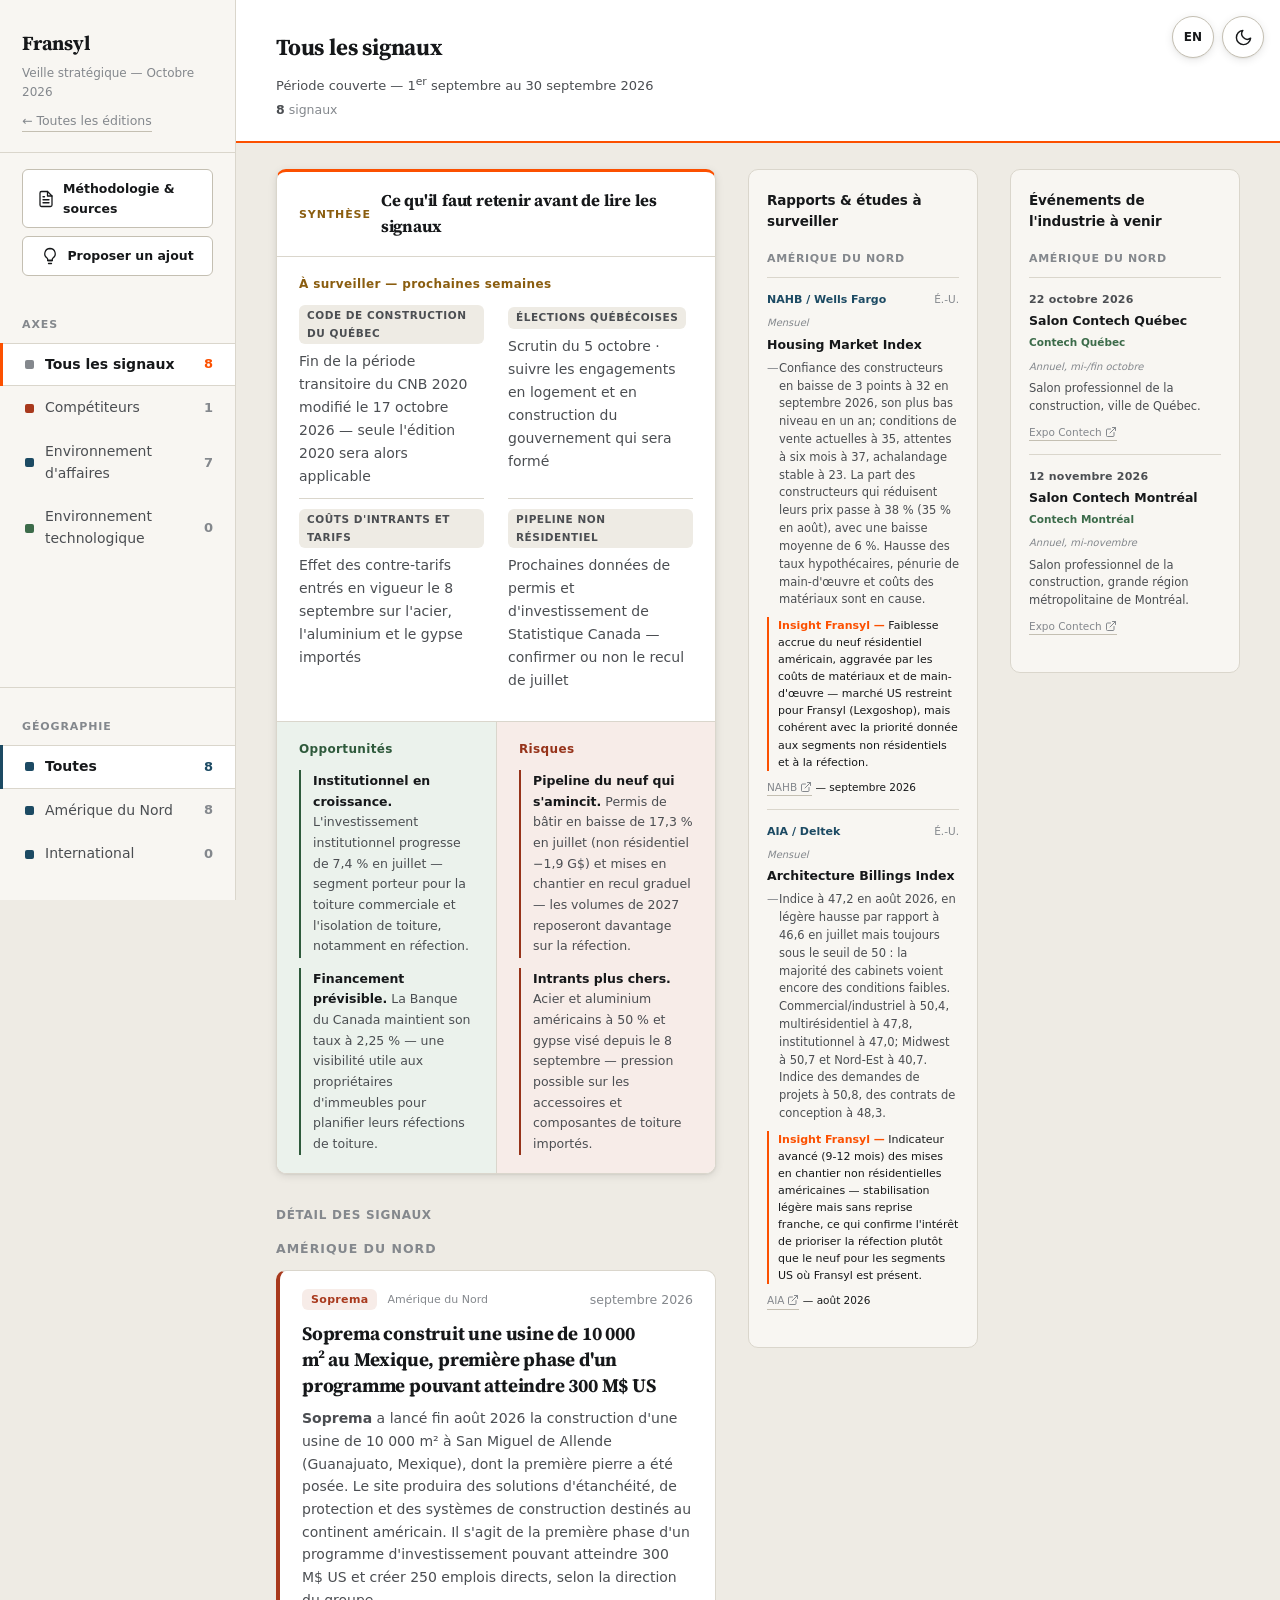
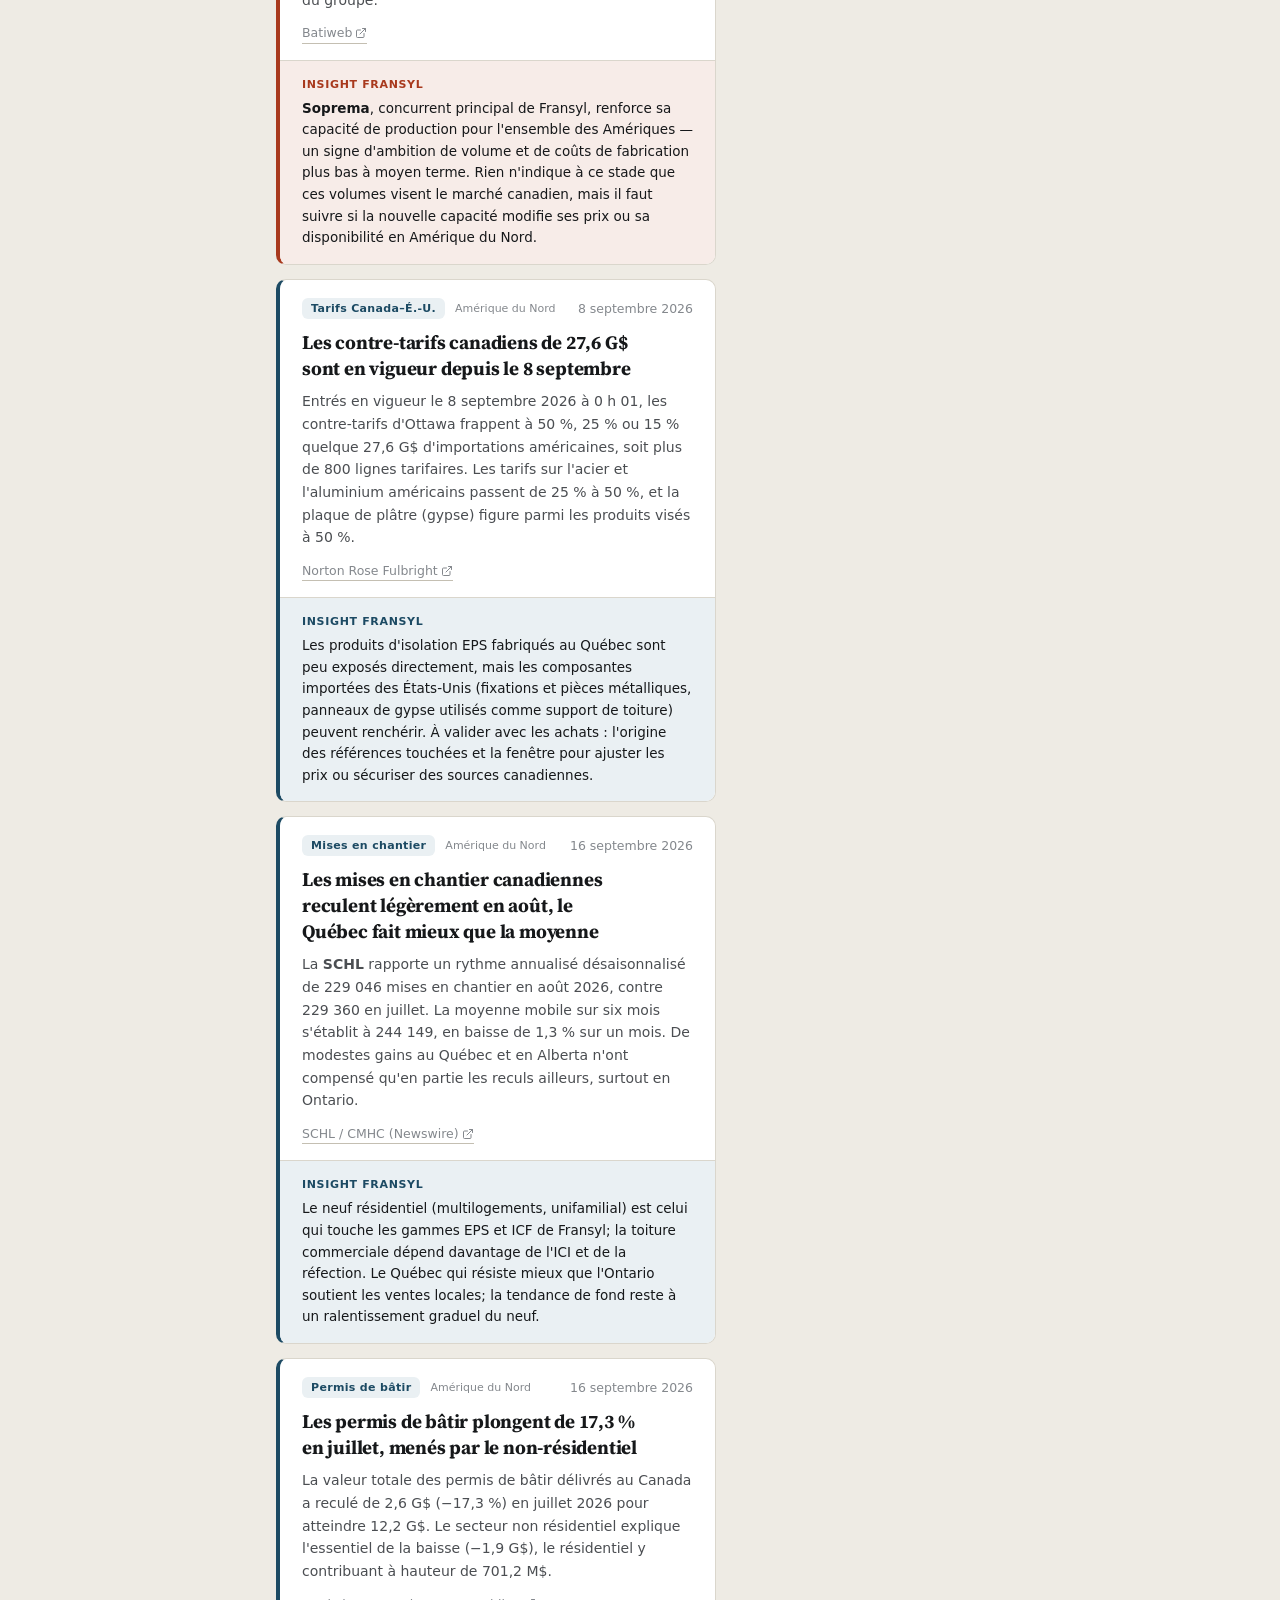
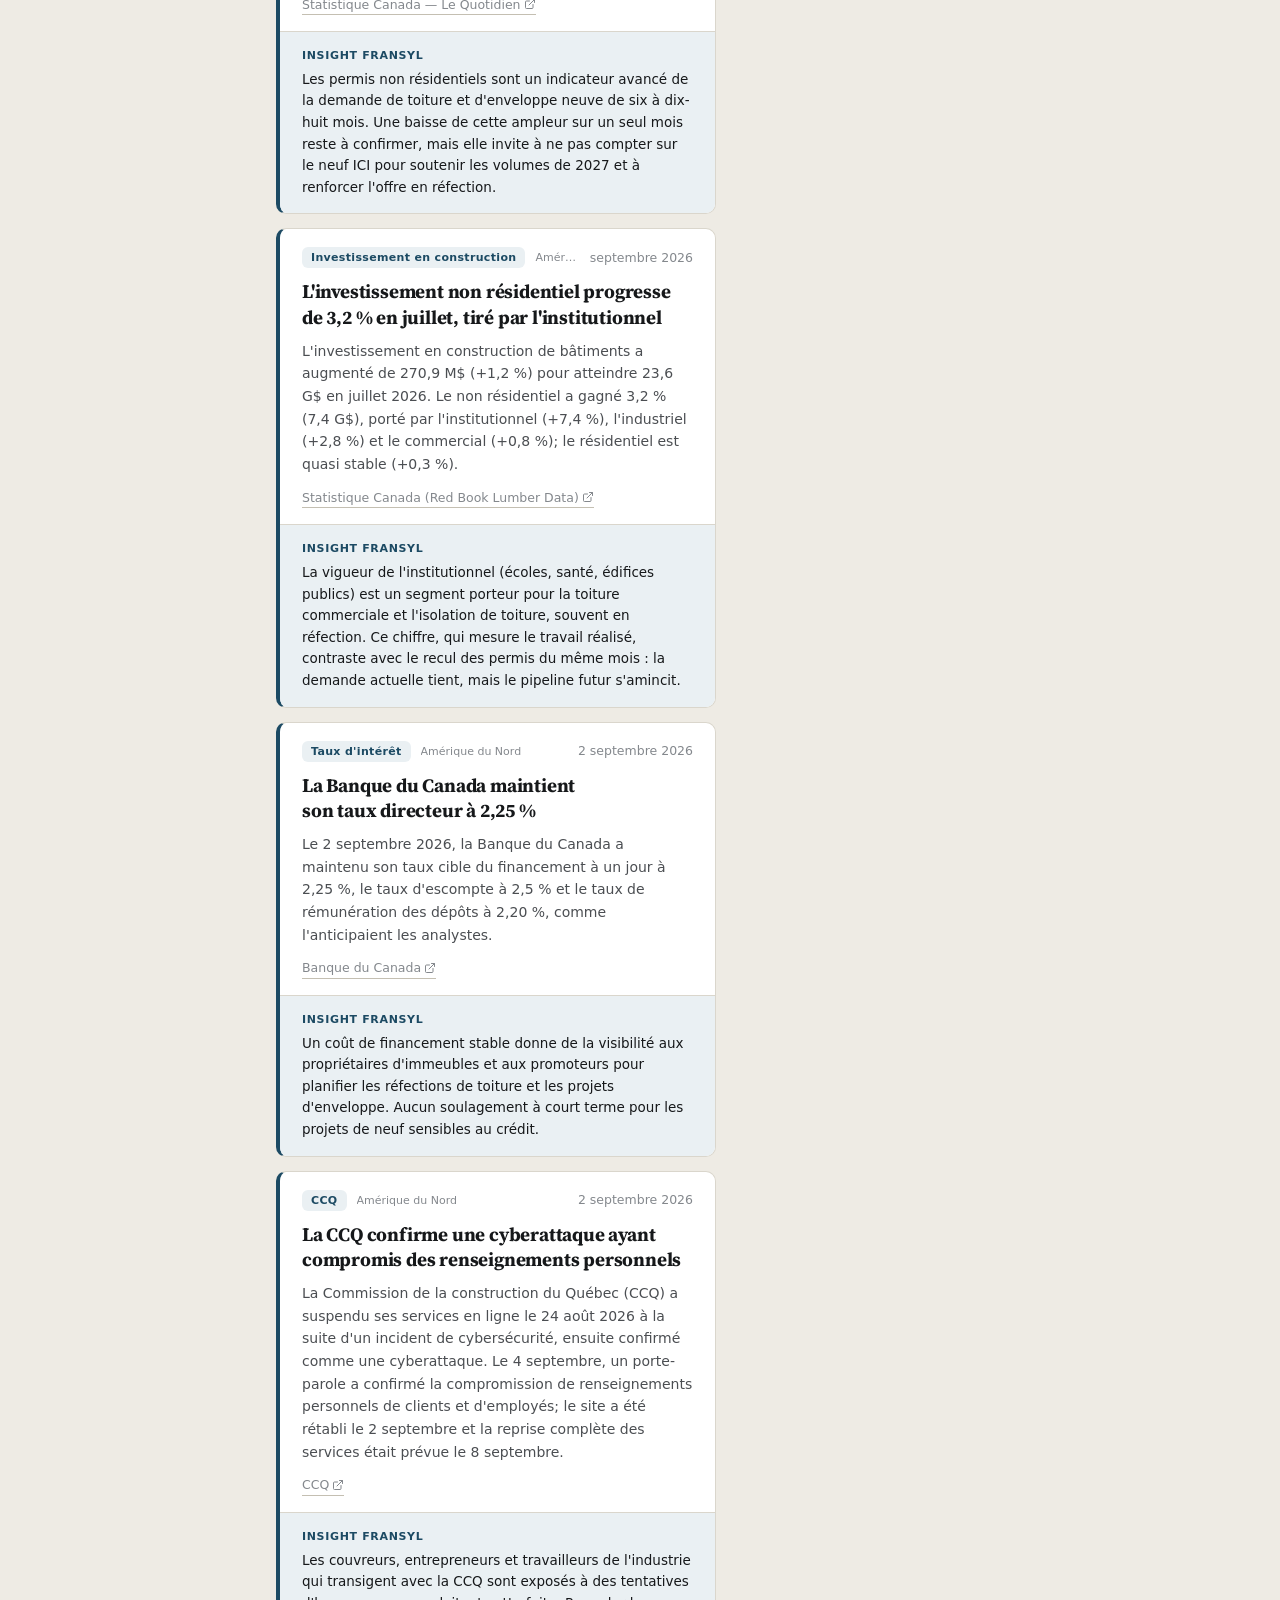
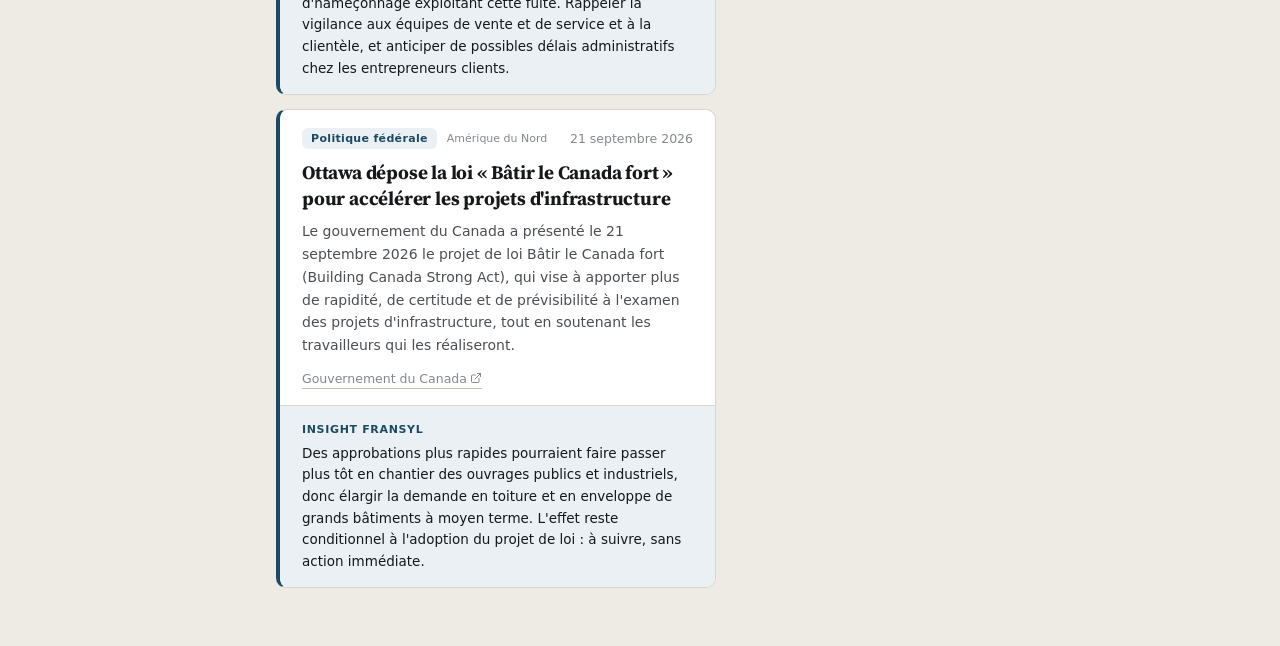
<file: 2026-10/index.html>
<!DOCTYPE html>
<html lang="fr">
<head>
<meta charset="UTF-8">
<meta name="viewport" content="width=device-width, initial-scale=1.0">
<title>Fransyl — Veille stratégique · Octobre 2026</title>
<link rel="preconnect" href="https://fonts.googleapis.com">
<link rel="preconnect" href="https://fonts.gstatic.com" crossorigin>
<link href="https://fonts.googleapis.com/css2?family=Source+Serif+4:opsz,wght@8..60,600;8..60,700&display=swap" rel="stylesheet">
<link rel="stylesheet" href="/styles.css">
<script src="/theme.js"></script>
<script src="/lang.js"></script>
<script src="/i18n.js"></script>
<script src="/reports-data.js"></script>
<script src="/events-data.js"></script>
</head>
<body class="page-edition">

<svg style="display:none" aria-hidden="true">
  <symbol id="icon-sun" viewBox="0 0 24 24" fill="none" stroke="currentColor" stroke-width="1.8" stroke-linecap="round" stroke-linejoin="round">
    <circle cx="12" cy="12" r="4"/><line x1="12" y1="2" x2="12" y2="4"/><line x1="12" y1="20" x2="12" y2="22"/>
    <line x1="4.22" y1="4.22" x2="5.64" y2="5.64"/><line x1="18.36" y1="18.36" x2="19.78" y2="19.78"/>
    <line x1="2" y1="12" x2="4" y2="12"/><line x1="20" y1="12" x2="22" y2="12"/>
    <line x1="4.22" y1="19.78" x2="5.64" y2="18.36"/><line x1="18.36" y1="5.64" x2="19.78" y2="4.22"/>
  </symbol>
  <symbol id="icon-moon" viewBox="0 0 24 24" fill="none" stroke="currentColor" stroke-width="1.8" stroke-linecap="round" stroke-linejoin="round">
    <path d="M21 12.8A9 9 0 1 1 11.2 3 7 7 0 0 0 21 12.8z"/>
  </symbol>
  <symbol id="icon-doc" viewBox="0 0 24 24" fill="none" stroke="currentColor" stroke-width="1.7" stroke-linecap="round" stroke-linejoin="round">
    <path d="M14 2H6a2 2 0 0 0-2 2v16a2 2 0 0 0 2 2h12a2 2 0 0 0 2-2V8z"/>
    <polyline points="14 2 14 8 20 8"/><line x1="8" y1="13" x2="16" y2="13"/><line x1="8" y1="17" x2="16" y2="17"/><line x1="8" y1="9" x2="10" y2="9"/>
  </symbol>
  <symbol id="icon-bulb" viewBox="0 0 24 24" fill="none" stroke="currentColor" stroke-width="1.7" stroke-linecap="round" stroke-linejoin="round">
    <path d="M9 18h6"/><path d="M10 22h4"/>
    <path d="M12 2a7 7 0 0 0-4 12.7c.6.5 1 1.3 1 2.1V18h6v-1.2c0-.8.4-1.6 1-2.1A7 7 0 0 0 12 2z"/>
  </symbol>
  <symbol id="icon-external" viewBox="0 0 24 24" fill="none" stroke="currentColor" stroke-width="2" stroke-linecap="round" stroke-linejoin="round">
    <path d="M18 13v6a2 2 0 0 1-2 2H5a2 2 0 0 1-2-2V8a2 2 0 0 1 2-2h6"/>
    <polyline points="15 3 21 3 21 9"/><line x1="10" y1="14" x2="21" y2="3"/>
  </symbol>
</svg>

<button class="theme-toggle" id="theme-toggle" onclick="toggleTheme()" aria-label="Basculer le mode clair/sombre" title="Mode clair / sombre">
  <svg class="icon icon-sun"><use href="#icon-sun"/></svg>
  <svg class="icon icon-moon"><use href="#icon-moon"/></svg>
</button>
<button class="lang-toggle" id="lang-toggle" onclick="toggleLang()" aria-label="Switch to English" title="FR / EN">EN</button>

<div class="layout">

  <!-- RAIL -->
  <nav class="rail">
    <div class="rail-brand">
      <div class="rail-wordmark">Fransyl</div>
      <div class="rail-sub">Veille stratégique — Octobre 2026</div>
      <a href="/" class="back-link" data-i18n="back">← Toutes les éditions</a>
    </div>
    <div class="rail-links">
      <a class="nav-chip" href="/methodologie/"><svg class="icon"><use href="#icon-doc"/></svg><span data-i18n="methodologie">Méthodologie &amp; sources</span></a>
      <a class="nav-chip" href="/suggestion/"><svg class="icon"><use href="#icon-bulb"/></svg><span data-i18n="suggestion">Proposer un ajout</span></a>
    </div>
    <div class="rail-label" data-i18n="axes">Axes</div>
    <div class="axis-row active" data-axe="all" onclick="setAxe('all',this)">
      <span class="swatch"></span><span class="lbl" data-i18n="tousLesSignaux">Tous les signaux</span><span class="cnt num" id="n-all">8</span>
    </div>
    <div class="axis-row" data-axe="1" onclick="setAxe('1',this)">
      <span class="swatch"></span><span class="lbl" data-i18n="competiteurs">Compétiteurs</span><span class="cnt num" id="n-1">1</span>
    </div>
    <div class="axis-row" data-axe="2" onclick="setAxe('2',this)">
      <span class="swatch"></span><span class="lbl" data-i18n="environnementAffaires">Environnement d'affaires</span><span class="cnt num" id="n-2">7</span>
    </div>
    <div class="axis-row" data-axe="3" onclick="setAxe('3',this)">
      <span class="swatch"></span><span class="lbl" data-i18n="environnementTechno">Environnement technologique</span><span class="cnt num" id="n-3">0</span>
    </div>
    <div class="rail-geo">
      <div class="rail-label" data-i18n="geographie">Géographie</div>
      <div class="geo-row active" data-geo="all" onclick="setGeo('all',this)">
        <span class="swatch"></span><span class="lbl" data-i18n="toutes">Toutes</span><span class="cnt num" id="g-all">8</span>
      </div>
      <div class="geo-row" data-geo="an" onclick="setGeo('an',this)">
        <span class="swatch"></span><span class="lbl" data-i18n="ameriqueDuNord">Amérique du Nord</span><span class="cnt num" id="g-an">8</span>
      </div>
      <div class="geo-row" data-geo="intl" onclick="setGeo('intl',this)">
        <span class="swatch"></span><span class="lbl" data-i18n="international">International</span><span class="cnt num" id="g-intl">0</span>
      </div>
    </div>
  </nav>

  <!-- MAIN -->
  <div class="main">
    <div class="titleblock">
      <div class="tb-top">
        <div class="tb-title" id="tb-title" data-i18n="tousLesSignaux">Tous les signaux</div>
      </div>
      <div class="tb-period" id="tb-period">
        <span class="lang-fr-inline">Période couverte — 1<sup>er</sup> septembre au 30 septembre 2026</span>
        <span class="lang-en-inline" style="display:none">Period covered — September 1 to September 30, 2026</span>
      </div>
      <div class="tb-meta"><b class="num">8</b> <span data-i18n="signaux">signaux</span></div>
    </div>

    <div class="content-row">
    <div class="content">

      <!-- BRIEFING : résumé stratégique, lu avant le détail -->
      <div class="briefing">
        <div class="briefing-head">
          <span class="briefing-eyebrow" data-i18n="synthese">Synthèse</span>
          <span class="briefing-title" data-i18n="briefingTitle">Ce qu'il faut retenir avant de lire les signaux</span>
        </div>
        <div class="briefing-radar">
          <div class="bc-h radar" data-i18n="watchTitle">À surveiller — prochaines semaines</div>
          <div class="watch-grid" id="watch-grid"></div>
        </div>
        <div class="briefing-oprisk">
          <div class="briefing-col opp">
            <div class="bc-h opp" data-i18n="opportunites">Opportunités</div>
            <div id="opp-feed"></div>
          </div>
          <div class="briefing-col risk">
            <div class="bc-h risk" data-i18n="risques">Risques</div>
            <div id="risk-feed"></div>
          </div>
        </div>
      </div>

      <!-- FEED -->
      <div class="feed-head">
        <div class="feed-h" data-i18n="detailSignaux">Détail des signaux</div>
      </div>
      <div id="feed"></div>

    </div>

    <!-- SIDE : rapports & études sectorielles -->
    <aside class="side">
      <div class="side-title" data-i18n="rapportsEtudes">Rapports &amp; études à surveiller</div>
      <div id="reports-feed"></div>
    </aside>

    <!-- SIDE : événements de l'industrie à venir (prospectif — mois de parution + mois suivant) -->
    <aside class="side">
      <div class="side-title" data-i18n="evenementsIndustrie">Événements de l'industrie à venir</div>
      <div id="events-feed"></div>
    </aside>
    </div>
  </div>

</div>

<script>
const AXEL = {
  "1":{fr:"Compétiteurs",en:"Competitors"},
  "2":{fr:"Environnement d'affaires",en:"Business environment"},
  "3":{fr:"Environnement technologique",en:"Technology environment"},
  "all":{fr:"Tous les signaux",en:"All signals"}
};
const EXT_ICON = '<svg class="icon-sm"><use href="#icon-external"/></svg>';

let curLang = (localStorage.getItem('fransyl_veille_lang') === 'en') ? 'en' : 'fr';
const t = v => (v && typeof v === 'object') ? (v[curLang] || v.fr) : v;
const GEO_LABEL = { an: {fr:'Amérique du Nord', en:'North America'}, intl: {fr:'International', en:'International'} };

/* Liste courte des concurrents/acteurs les plus fréquents (voir competiteurs.md,
   dépôt veille) — mis en gras automatiquement dans le résumé/insight de chaque
   signal pour qu'un dirigeant repère le concurrent concerné en un coup d'œil.
   Liste volontairement courte (noms les plus récurrents) plutôt que la totalité
   de competiteurs.md, pour limiter les faux positifs sur des noms génériques. */
const ACTORS = ["TopBuild","QXO","Carlisle","Owens Corning","Soprema","Roofmart",
  "Rockwool","Beacon","IKO","GAF","Tremco","Polyglass","ABC Supply","Johns Manville",
  "Elevate","Amrize","Protan","Garland","CertainTeed","Saint-Gobain","Dow","AD Canada",
  "Pomerleau","SCHL","CMHC","DEWALT","CNRC","BEWI"];
const ACTORS_RE = new RegExp('\\b(' + ACTORS.map(n => n.replace(/[.*+?^${}()|[\]\\]/g,'\\$&')).join('|') + ')\\b', 'g');
function highlightActors(text){
  return text.replace(ACTORS_RE, '<b>$1</b>');
}

const WATCH = [
  {label:{fr:"Code de construction du Québec",en:"Quebec Construction Code"}, text:{fr:"Fin de la période transitoire du CNB 2020 modifié le 17 octobre 2026 — seule l'édition 2020 sera alors applicable", en:"End of the amended NBC 2020 transitional period on October 17, 2026 — only the 2020 edition will then apply"}},
  {label:{fr:"Élections québécoises",en:"Quebec election"}, text:{fr:"Scrutin du 5 octobre · suivre les engagements en logement et en construction du gouvernement qui sera formé", en:"October 5 vote · track the housing and construction commitments of the government that forms"}},
  {label:{fr:"Coûts d'intrants et tarifs",en:"Input costs and tariffs"}, text:{fr:"Effet des contre-tarifs entrés en vigueur le 8 septembre sur l'acier, l'aluminium et le gypse importés", en:"Effect of the counter-tariffs effective September 8 on imported steel, aluminum, and gypsum"}},
  {label:{fr:"Pipeline non résidentiel",en:"Non-residential pipeline"}, text:{fr:"Prochaines données de permis et d'investissement de Statistique Canada — confirmer ou non le recul de juillet", en:"Upcoming Statistics Canada permit and investment data — to confirm or not July's decline"}}
];
const OPP = [
  {label:{fr:"Institutionnel en croissance.",en:"Growing institutional segment."}, text:{fr:"L'investissement institutionnel progresse de 7,4 % en juillet — segment porteur pour la toiture commerciale et l'isolation de toiture, notamment en réfection.", en:"Institutional investment grew 7.4% in July — a strong segment for commercial roofing and roof insulation, notably in re-roofing."}},
  {label:{fr:"Financement prévisible.",en:"Predictable financing."}, text:{fr:"La Banque du Canada maintient son taux à 2,25 % — une visibilité utile aux propriétaires d'immeubles pour planifier leurs réfections de toiture.", en:"The Bank of Canada holds its rate at 2.25% — useful visibility for building owners planning roof re-covers."}}
];
const RISK = [
  {label:{fr:"Pipeline du neuf qui s'amincit.",en:"Thinning new-build pipeline."}, text:{fr:"Permis de bâtir en baisse de 17,3 % en juillet (non résidentiel −1,9 G$) et mises en chantier en recul graduel — les volumes de 2027 reposeront davantage sur la réfection.", en:"Building permits down 17.3% in July (non-residential −$1.9B) and housing starts gradually declining — 2027 volumes will rely more heavily on re-roofing."}},
  {label:{fr:"Intrants plus chers.",en:"More expensive inputs."}, text:{fr:"Acier et aluminium américains à 50 % et gypse visé depuis le 8 septembre — pression possible sur les accessoires et composantes de toiture importés.", en:"U.S. steel and aluminum at 50% and gypsum targeted since September 8 — possible pressure on imported roofing accessories and components."}}
];

function renderBriefing(){
  document.getElementById('watch-grid').innerHTML = WATCH.map(w =>
    '<div class="watch-item"><b>'+t(w.label)+'</b><span>'+t(w.text)+'</span></div>').join('');
  document.getElementById('opp-feed').innerHTML = OPP.map(o =>
    '<div class="op-text"><b>'+t(o.label)+'</b> '+t(o.text)+'</div>').join('');
  document.getElementById('risk-feed').innerHTML = RISK.map(r =>
    '<div class="risk-text"><b>'+t(r.label)+'</b> '+t(r.text)+'</div>').join('');
}
function renderPeriod(){
  document.querySelector('#tb-period .lang-fr-inline').style.display = curLang==='fr' ? '' : 'none';
  document.querySelector('#tb-period .lang-en-inline').style.display = curLang==='en' ? '' : 'none';
}

const DATA = [
  {axe:"1",geo:"an",tag:"Soprema",
   title:{fr:"Soprema construit une usine de 10 000 m² au Mexique, première phase d'un programme pouvant atteindre 300 M$ US", en:"Soprema builds a 10,000 m² plant in Mexico, first phase of a program worth up to US$300M"},
   summary:{fr:"Soprema a lancé fin août 2026 la construction d'une usine de 10 000 m² à San Miguel de Allende (Guanajuato, Mexique), dont la première pierre a été posée. Le site produira des solutions d'étanchéité, de protection et des systèmes de construction destinés au continent américain. Il s'agit de la première phase d'un programme d'investissement pouvant atteindre 300 M$ US et créer 250 emplois directs, selon la direction du groupe.",
            en:"Soprema broke ground in late August 2026 on a 10,000 m² plant in San Miguel de Allende (Guanajuato, Mexico). The site will produce waterproofing, protection, and construction system solutions for the Americas. This is the first phase of an investment program worth up to US$300M and expected to create 250 direct jobs, according to group management."},
   insight:{fr:"Soprema, concurrent principal de Fransyl, renforce sa capacité de production pour l'ensemble des Amériques — un signe d'ambition de volume et de coûts de fabrication plus bas à moyen terme. Rien n'indique à ce stade que ces volumes visent le marché canadien, mais il faut suivre si la nouvelle capacité modifie ses prix ou sa disponibilité en Amérique du Nord.",
            en:"Soprema, Fransyl's main competitor, is strengthening its production capacity for the Americas as a whole — a sign of volume ambition and lower manufacturing costs over the medium term. Nothing at this stage indicates these volumes target the Canadian market, but it's worth tracking whether the new capacity changes its North American pricing or availability."},
   src:"Batiweb", date:{fr:"septembre 2026", en:"September 2026"}, url:"https://www.batiweb.com/actualites/industrie/soprema-nouvelle-usine-mexique-guanajuato-49350"},
  {axe:"2",geo:"an",tag:"Tarifs Canada–É.-U.",
   title:{fr:"Les contre-tarifs canadiens de 27,6 G$ sont en vigueur depuis le 8 septembre", en:"Canada's $27.6B counter-tariffs are in effect since September 8"},
   summary:{fr:"Entrés en vigueur le 8 septembre 2026 à 0 h 01, les contre-tarifs d'Ottawa frappent à 50 %, 25 % ou 15 % quelque 27,6 G$ d'importations américaines, soit plus de 800 lignes tarifaires. Les tarifs sur l'acier et l'aluminium américains passent de 25 % à 50 %, et la plaque de plâtre (gypse) figure parmi les produits visés à 50 %.",
            en:"Effective September 8, 2026 at 12:01 a.m., Ottawa's counter-tariffs hit some $27.6B of U.S. imports — more than 800 tariff lines — at 50%, 25%, or 15%. Tariffs on U.S. steel and aluminum rise from 25% to 50%, and gypsum board is among the products hit at 50%."},
   insight:{fr:"Les produits d'isolation EPS fabriqués au Québec sont peu exposés directement, mais les composantes importées des États-Unis (fixations et pièces métalliques, panneaux de gypse utilisés comme support de toiture) peuvent renchérir. À valider avec les achats : l'origine des références touchées et la fenêtre pour ajuster les prix ou sécuriser des sources canadiennes.",
            en:"EPS insulation products manufactured in Quebec have little direct exposure, but components imported from the U.S. (metal fasteners and parts, gypsum board used as roof substrate) may become more expensive. Worth confirming with procurement: the origin of affected SKUs and the window to adjust prices or secure Canadian sources."},
   src:"Norton Rose Fulbright", date:{fr:"8 septembre 2026", en:"September 8, 2026"}, url:"https://www.nortonrosefulbright.com/en/knowledge/publications/98be0106/canada-announces-counter-tariffs-on-us-goods-effective--september-8"},
  {axe:"2",geo:"an",tag:"Mises en chantier",
   title:{fr:"Les mises en chantier canadiennes reculent légèrement en août, le Québec fait mieux que la moyenne", en:"Canadian housing starts dip slightly in August, Quebec outperforms the average"},
   summary:{fr:"La SCHL rapporte un rythme annualisé désaisonnalisé de 229 046 mises en chantier en août 2026, contre 229 360 en juillet. La moyenne mobile sur six mois s'établit à 244 149, en baisse de 1,3 % sur un mois. De modestes gains au Québec et en Alberta n'ont compensé qu'en partie les reculs ailleurs, surtout en Ontario.",
            en:"CMHC reports a seasonally adjusted annual rate of 229,046 housing starts in August 2026, versus 229,360 in July. The six-month moving average stands at 244,149, down 1.3% month over month. Modest gains in Quebec and Alberta only partly offset declines elsewhere, especially in Ontario."},
   insight:{fr:"Le neuf résidentiel (multilogements, unifamilial) est celui qui touche les gammes EPS et ICF de Fransyl; la toiture commerciale dépend davantage de l'ICI et de la réfection. Le Québec qui résiste mieux que l'Ontario soutient les ventes locales; la tendance de fond reste à un ralentissement graduel du neuf.",
            en:"New residential (multi-unit, single-family) is what touches Fransyl's EPS and ICF lines; commercial roofing depends more on ICI and re-roofing. Quebec outperforming Ontario supports local sales; the underlying trend remains a gradual new-build slowdown."},
   src:"SCHL / CMHC (Newswire)", date:{fr:"16 septembre 2026", en:"September 16, 2026"}, url:"https://www.newswire.ca/news-releases/housing-starts-and-construction-data-for-august-2026-883695558.html"},
  {axe:"2",geo:"an",tag:"Permis de bâtir",
   title:{fr:"Les permis de bâtir plongent de 17,3 % en juillet, menés par le non-résidentiel", en:"Building permits plunge 17.3% in July, led by non-residential"},
   summary:{fr:"La valeur totale des permis de bâtir délivrés au Canada a reculé de 2,6 G$ (−17,3 %) en juillet 2026 pour atteindre 12,2 G$. Le secteur non résidentiel explique l'essentiel de la baisse (−1,9 G$), le résidentiel y contribuant à hauteur de 701,2 M$.",
            en:"The total value of building permits issued in Canada fell $2.6B (−17.3%) in July 2026 to $12.2B. The non-residential sector accounts for most of the decline (−$1.9B), with residential contributing $701.2M."},
   insight:{fr:"Les permis non résidentiels sont un indicateur avancé de la demande de toiture et d'enveloppe neuve de six à dix-huit mois. Une baisse de cette ampleur sur un seul mois reste à confirmer, mais elle invite à ne pas compter sur le neuf ICI pour soutenir les volumes de 2027 et à renforcer l'offre en réfection.",
            en:"Non-residential permits are a 6-to-18-month leading indicator of new roofing and envelope demand. A decline of this magnitude in a single month still needs confirming, but it argues against counting on new ICI construction to support 2027 volumes, and for strengthening the re-roofing offer."},
   src:"Statistique Canada — Le Quotidien", date:{fr:"16 septembre 2026", en:"September 16, 2026"}, url:"https://www150.statcan.gc.ca/n1/daily-quotidien/260916/dq260916a-eng.htm"},
  {axe:"2",geo:"an",tag:"Investissement en construction",
   title:{fr:"L'investissement non résidentiel progresse de 3,2 % en juillet, tiré par l'institutionnel", en:"Non-residential investment rises 3.2% in July, driven by institutional"},
   summary:{fr:"L'investissement en construction de bâtiments a augmenté de 270,9 M$ (+1,2 %) pour atteindre 23,6 G$ en juillet 2026. Le non résidentiel a gagné 3,2 % (7,4 G$), porté par l'institutionnel (+7,4 %), l'industriel (+2,8 %) et le commercial (+0,8 %); le résidentiel est quasi stable (+0,3 %).",
            en:"Investment in building construction rose $270.9M (+1.2%) to $23.6B in July 2026. Non-residential gained 3.2% ($7.4B), driven by institutional (+7.4%), industrial (+2.8%), and commercial (+0.8%); residential was nearly flat (+0.3%)."},
   insight:{fr:"La vigueur de l'institutionnel (écoles, santé, édifices publics) est un segment porteur pour la toiture commerciale et l'isolation de toiture, souvent en réfection. Ce chiffre, qui mesure le travail réalisé, contraste avec le recul des permis du même mois : la demande actuelle tient, mais le pipeline futur s'amincit.",
            en:"The strength of institutional (schools, healthcare, public buildings) is a strong segment for commercial roofing and roof insulation, often in re-roofing. This figure, which measures work put in place, contrasts with the same month's permit decline: current demand is holding, but the future pipeline is thinning."},
   src:"Statistique Canada (Red Book Lumber Data)", date:{fr:"septembre 2026", en:"September 2026"}, url:"https://www.redbooklumberdata.com/2026/09/22/statistics-canada-investment-in-building-construction-july-2026/"},
  {axe:"2",geo:"an",tag:"Taux d'intérêt",
   title:{fr:"La Banque du Canada maintient son taux directeur à 2,25 %", en:"Bank of Canada holds its policy rate at 2.25%"},
   summary:{fr:"Le 2 septembre 2026, la Banque du Canada a maintenu son taux cible du financement à un jour à 2,25 %, le taux d'escompte à 2,5 % et le taux de rémunération des dépôts à 2,20 %, comme l'anticipaient les analystes.",
            en:"On September 2, 2026, the Bank of Canada held its target for the overnight rate at 2.25%, the bank rate at 2.5%, and the deposit rate at 2.20%, as analysts had anticipated."},
   insight:{fr:"Un coût de financement stable donne de la visibilité aux propriétaires d'immeubles et aux promoteurs pour planifier les réfections de toiture et les projets d'enveloppe. Aucun soulagement à court terme pour les projets de neuf sensibles au crédit.",
            en:"A stable financing cost gives building owners and developers visibility to plan roof re-covers and envelope projects. No short-term relief for credit-sensitive new-build projects."},
   src:"Banque du Canada", date:{fr:"2 septembre 2026", en:"September 2, 2026"}, url:"https://www.bankofcanada.ca/multimedia/press-conference-policy-rate-announcement-september-2026/"},
  {axe:"2",geo:"an",tag:"CCQ",
   title:{fr:"La CCQ confirme une cyberattaque ayant compromis des renseignements personnels", en:"CCQ confirms a cyberattack that compromised personal information"},
   summary:{fr:"La Commission de la construction du Québec (CCQ) a suspendu ses services en ligne le 24 août 2026 à la suite d'un incident de cybersécurité, ensuite confirmé comme une cyberattaque. Le 4 septembre, un porte-parole a confirmé la compromission de renseignements personnels de clients et d'employés; le site a été rétabli le 2 septembre et la reprise complète des services était prévue le 8 septembre.",
            en:"The Commission de la construction du Québec (CCQ) suspended its online services on August 24, 2026 following a cybersecurity incident, later confirmed as a cyberattack. On September 4, a spokesperson confirmed personal information of clients and employees had been compromised; the site was restored September 2, with full service resumption expected September 8."},
   insight:{fr:"Les couvreurs, entrepreneurs et travailleurs de l'industrie qui transigent avec la CCQ sont exposés à des tentatives d'hameçonnage exploitant cette fuite. Rappeler la vigilance aux équipes de vente et de service et à la clientèle, et anticiper de possibles délais administratifs chez les entrepreneurs clients.",
            en:"Roofers, contractors, and industry workers who deal with the CCQ are exposed to phishing attempts exploiting this breach. Remind sales and service teams and customers to stay vigilant, and anticipate possible administrative delays among contractor clients."},
   src:"CCQ", date:{fr:"2 septembre 2026", en:"September 2, 2026"}, url:"https://www.ccq.org/Nouvelles/2026/Retablissement-des-services"},
  {axe:"2",geo:"an",tag:"Politique fédérale",
   title:{fr:"Ottawa dépose la loi « Bâtir le Canada fort » pour accélérer les projets d'infrastructure", en:"Ottawa introduces the \"Building Canada Strong\" Act to speed up infrastructure projects"},
   summary:{fr:"Le gouvernement du Canada a présenté le 21 septembre 2026 le projet de loi Bâtir le Canada fort (Building Canada Strong Act), qui vise à apporter plus de rapidité, de certitude et de prévisibilité à l'examen des projets d'infrastructure, tout en soutenant les travailleurs qui les réaliseront.",
            en:"The Government of Canada introduced the Building Canada Strong Act on September 21, 2026, aiming to bring more speed, certainty, and predictability to infrastructure project review, while supporting the workers who will build them."},
   insight:{fr:"Des approbations plus rapides pourraient faire passer plus tôt en chantier des ouvrages publics et industriels, donc élargir la demande en toiture et en enveloppe de grands bâtiments à moyen terme. L'effet reste conditionnel à l'adoption du projet de loi : à suivre, sans action immédiate.",
            en:"Faster approvals could bring public and industrial projects to construction sooner, widening medium-term demand for roofing and envelope on large buildings. The effect remains conditional on the bill's passage: to watch, no immediate action."},
   src:"Gouvernement du Canada", date:{fr:"21 septembre 2026", en:"September 21, 2026"}, url:"https://www.canada.ca/en/one-canadian-economy/news/2026/09/government-of-canada-introduces-legislation-to-transform-how-canada-builds.html"}
];

let curAxe="all", curGeo="all";

function setAxe(a,el){
  curAxe=a;
  document.querySelectorAll('.axis-row').forEach(n=>n.classList.remove('active'));
  el.classList.add('active');
  const titleEl = document.getElementById('tb-title');
  titleEl.removeAttribute('data-i18n');
  titleEl.textContent = t(AXEL[a]);
  render();
}
function setGeo(g,el){
  curGeo=g;
  document.querySelectorAll('.geo-row').forEach(b=>b.classList.remove('active'));
  el.classList.add('active');
  render();
}
function getF(){ return DATA.filter(s => (curAxe==='all'||s.axe===curAxe) && (curGeo==='all'||s.geo===curGeo)); }

function card(s){
  const geoLabel = t(GEO_LABEL[s.geo]);
  return '<div class="card" data-axe="'+s.axe+'">'
    + '<div class="card-head">'
      + '<div class="card-meta">'
        + '<div class="card-meta-left"><span class="tag">'+s.tag+'</span><span class="geo-badge">'+geoLabel+'</span></div>'
        + '<span class="card-date num">'+t(s.date)+'</span>'
      + '</div>'
      + '<div class="card-title">'+t(s.title)+'</div>'
      + '<div class="card-summary">'+highlightActors(t(s.summary))+'</div>'
      + '<div class="card-src"><a href="'+s.url+'" target="_blank" rel="noopener">'+s.src+EXT_ICON+'</a></div>'
    + '</div>'
    + '<div class="card-insight">'
      + '<div class="ins-body"><div class="ins-label">'+I18N[curLang].insightLabel+'</div><div class="ins-text">'+highlightActors(t(s.insight))+'</div></div>'
    + '</div>'
  + '</div>';
}

function render(){
  const sigs = getF();
  const feed = document.getElementById('feed');
  if(!sigs.length){ feed.innerHTML = '<div class="empty">'+I18N[curLang].aucunSignal+'</div>'; return; }
  let html = '';
  if(curGeo==='all'){
    ['an','intl'].forEach(geo=>{
      const g = sigs.filter(s=>s.geo===geo);
      if(!g.length) return;
      html += '<div class="geo-divider">'+t(GEO_LABEL[geo])+'</div>';
      g.forEach(s=>{ html += card(s); });
    });
  } else {
    sigs.forEach(s=>{ html += card(s); });
  }
  feed.innerHTML = html;
}

function reportCard(r){
  return '<div class="report-card">'
    + '<div class="report-meta"><span class="report-org">'+r.org+'</span><span class="report-country">'+r.country+'</span></div>'
    + '<div class="report-freq">'+t(r.freq)+'</div>'
    + '<div class="report-title">'+t(r.title)+'</div>'
    + '<div class="report-summary">'+t(r.summary)+'</div>'
    + '<div class="report-insight"><b>'+I18N[curLang].insightLabel+' —</b> '+t(r.insight)+'</div>'
    + '<div class="report-src"><a href="'+r.url+'" target="_blank" rel="noopener">'+r.src+EXT_ICON+'</a> — '+t(r.date)+'</div>'
  + '</div>';
}

const EDITION_START = "2026-09-01";
const EDITION_END   = "2026-09-30";
/* Mois de PARUTION de cette édition (distinct de la période couverte ci-dessus, qui est le
   mois précédent) — sert de point de départ à la fenêtre événements ci-dessous. */
const PUBLISH_MONTH_START = "2026-10-01";

function renderReports(){
  const el = document.getElementById('reports-feed');
  let html = '';
  ['an','intl'].forEach(geo=>{
    const g = REPORTS.filter(r=>r.geo===geo && r.pubDate>=EDITION_START && r.pubDate<=EDITION_END);
    if(!g.length) return;
    html += '<div class="side-geo-label">'+t(GEO_LABEL[geo])+'</div>';
    g.forEach(r=>{ html += reportCard(r); });
  });
  el.innerHTML = html;
}

function eventCard(e){
  return '<div class="event-card">'
    + '<span class="event-date">'+t(e.date)+'</span>'
    + '<div class="event-title">'+t(e.title)+'</div>'
    + '<div class="event-meta"><span class="event-org">'+e.org+'</span><span class="event-freq">'+t(e.freq)+'</span></div>'
    + '<div class="event-summary">'+t(e.summary)+'</div>'
    + '<div class="event-src"><a href="'+e.url+'" target="_blank" rel="noopener">'+e.src+EXT_ICON+'</a></div>'
  + '</div>';
}

/* Fenêtre prospective : le mois de PARUTION de l'édition + le mois suivant (pas la période
   couverte par les signaux, qui est le mois précédent) — ex. édition parue en octobre ->
   événements d'octobre et de novembre. */
function eventWindowRange(publishMonthStartISO){
  const start = new Date(publishMonthStartISO+"T00:00:00");
  const nextMonth = new Date(start.getFullYear(), start.getMonth()+1, 1);
  const stop = new Date(start.getFullYear(), start.getMonth()+2, 0);
  const iso = d => d.toISOString().slice(0,10);
  const locale = curLang === 'en' ? 'en-CA' : 'fr-CA';
  const and = curLang === 'en' ? 'and' : 'et';
  const label1 = start.toLocaleDateString(locale,{month:'long'});
  const label2 = nextMonth.toLocaleDateString(locale,{month:'long',year:'numeric'});
  return {start:publishMonthStartISO, end:iso(stop), label:label1+' '+and+' '+label2};
}

function renderEvents(){
  const el = document.getElementById('events-feed');
  const range = eventWindowRange(PUBLISH_MONTH_START);
  const upcoming = EVENTS.filter(e => e.startDate >= range.start && e.startDate <= range.end)
    .sort((a,b) => a.startDate.localeCompare(b.startDate));
  if(!upcoming.length){
    const emptyTxt = curLang === 'en' ? 'No events found for '+range.label+'.' : 'Aucun événement recensé pour '+range.label+'.';
    el.innerHTML = '<div class="events-empty">'+emptyTxt+'</div>';
    return;
  }
  let html = '';
  ['an','intl'].forEach(geo=>{
    const g = upcoming.filter(e=>e.geo===geo);
    if(!g.length) return;
    html += '<div class="side-geo-label">'+t(GEO_LABEL[geo])+'</div>';
    g.forEach(e=>{ html += eventCard(e); });
  });
  el.innerHTML = html;
}

function renderAll(){
  renderBriefing();
  renderPeriod();
  render();
  renderReports();
  renderEvents();
}
window.onLangChange = function(next){
  curLang = next;
  if(typeof applyI18n === 'function') applyI18n();
  const titleEl = document.getElementById('tb-title');
  if(!titleEl.hasAttribute('data-i18n')) titleEl.textContent = t(AXEL[curAxe]);
  renderAll();
};
renderAll();
</script>
</body>
</html>
</file>
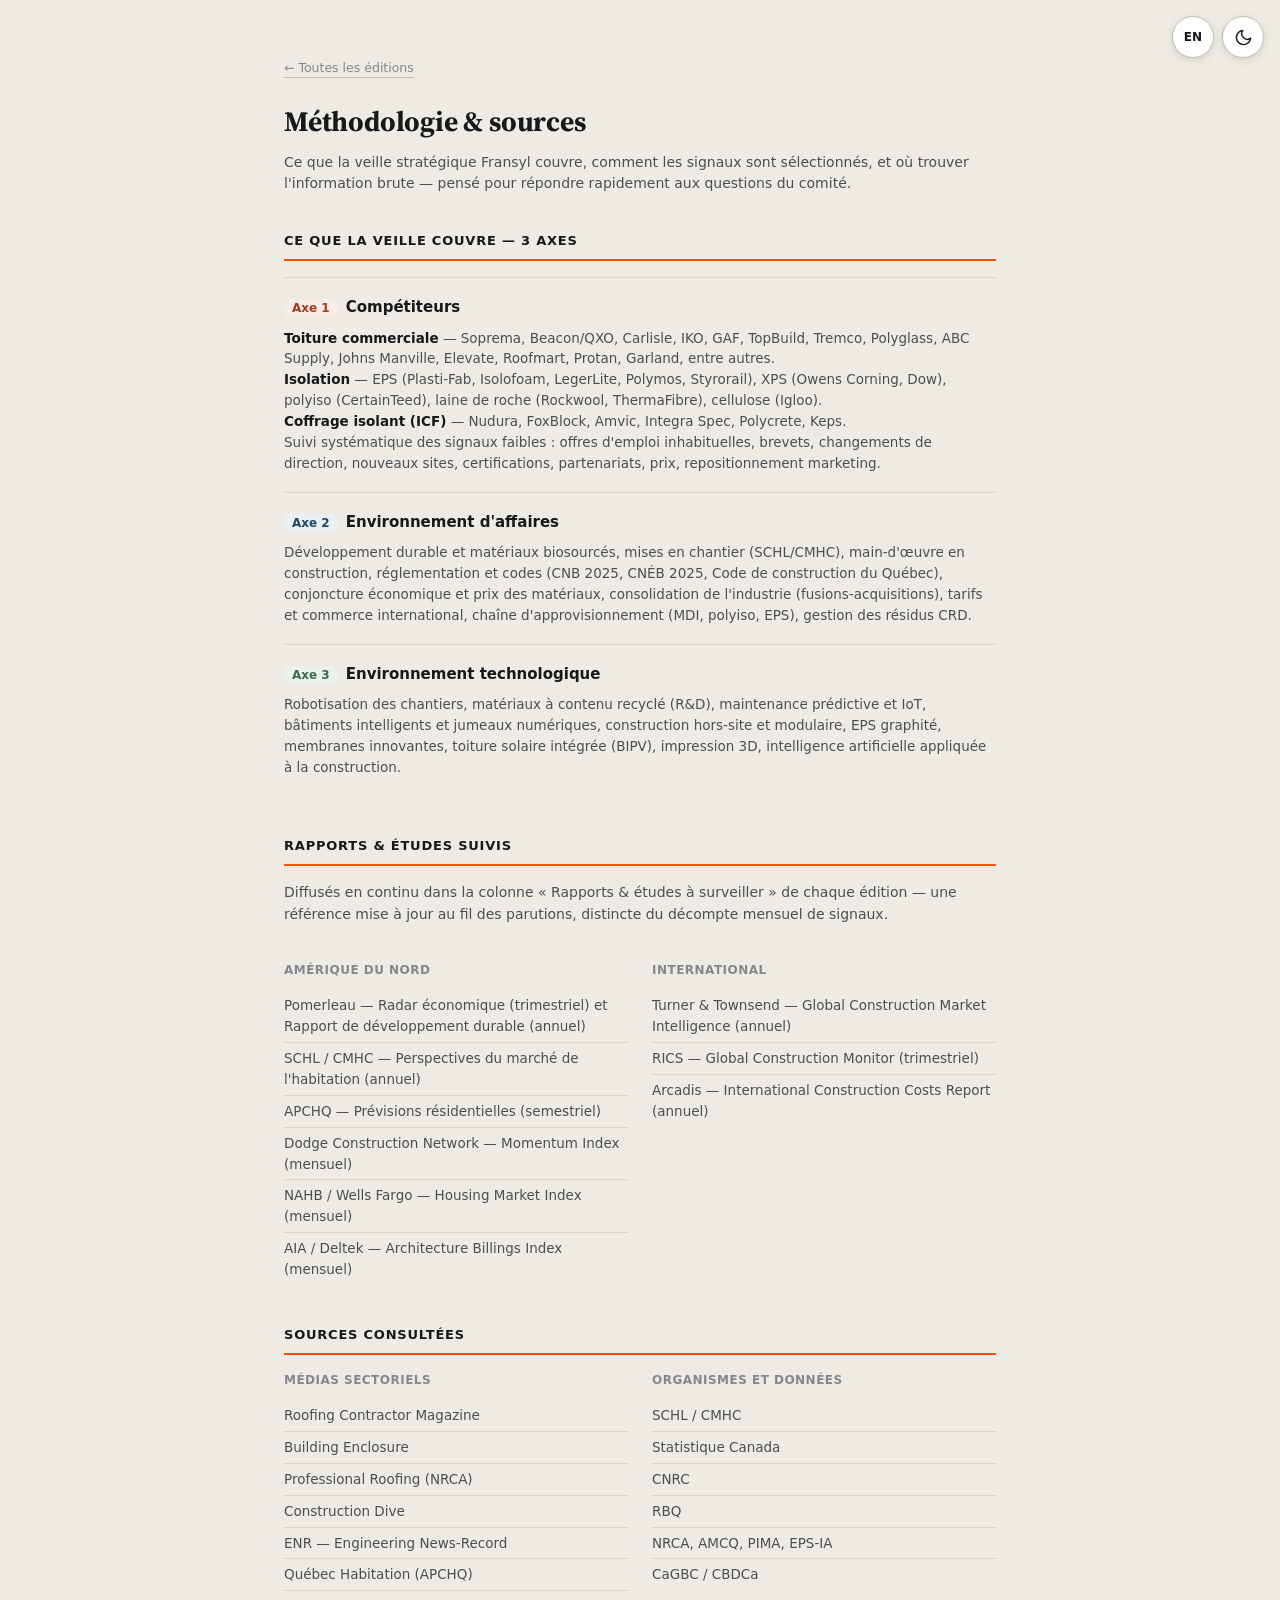
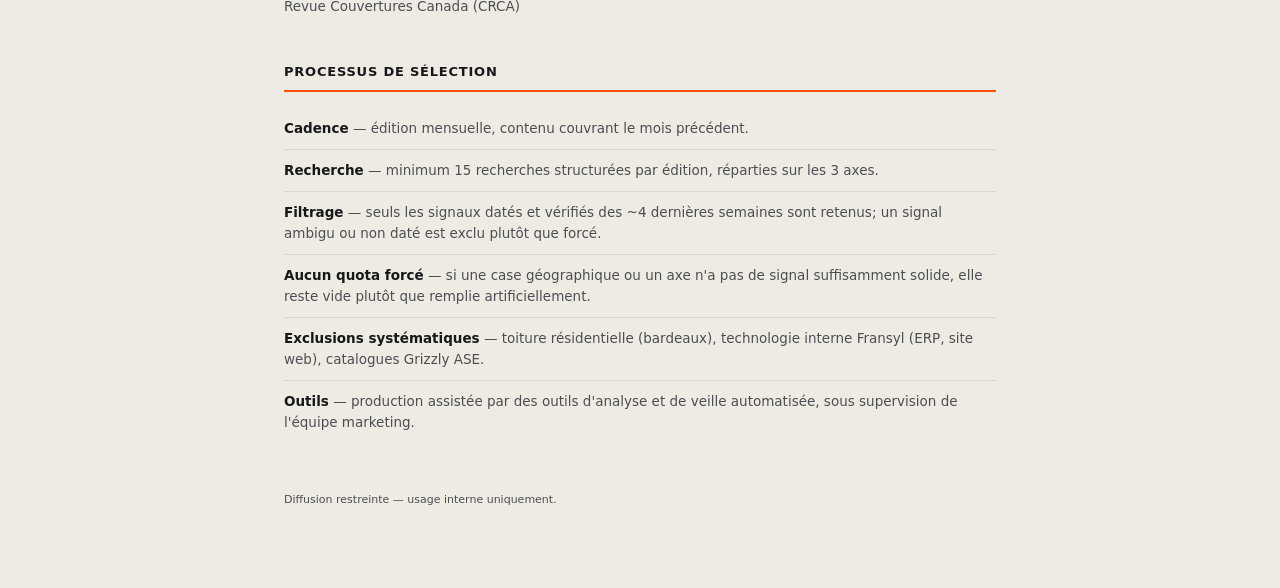
<file: methodologie/index.html>
<!DOCTYPE html>
<html lang="fr">
<head>
<meta charset="UTF-8">
<meta name="viewport" content="width=device-width, initial-scale=1.0">
<title>Fransyl — Méthodologie &amp; sources de la veille</title>
<link rel="preconnect" href="https://fonts.googleapis.com">
<link rel="preconnect" href="https://fonts.gstatic.com" crossorigin>
<link href="https://fonts.googleapis.com/css2?family=Source+Serif+4:opsz,wght@8..60,600;8..60,700&display=swap" rel="stylesheet">
<link rel="stylesheet" href="/styles.css">
</head>
<body class="page-methodo">

<svg style="display:none" aria-hidden="true">
  <symbol id="icon-sun" viewBox="0 0 24 24" fill="none" stroke="currentColor" stroke-width="1.8" stroke-linecap="round" stroke-linejoin="round">
    <circle cx="12" cy="12" r="4"/><line x1="12" y1="2" x2="12" y2="4"/><line x1="12" y1="20" x2="12" y2="22"/>
    <line x1="4.22" y1="4.22" x2="5.64" y2="5.64"/><line x1="18.36" y1="18.36" x2="19.78" y2="19.78"/>
    <line x1="2" y1="12" x2="4" y2="12"/><line x1="20" y1="12" x2="22" y2="12"/>
    <line x1="4.22" y1="19.78" x2="5.64" y2="18.36"/><line x1="18.36" y1="5.64" x2="19.78" y2="4.22"/>
  </symbol>
  <symbol id="icon-moon" viewBox="0 0 24 24" fill="none" stroke="currentColor" stroke-width="1.8" stroke-linecap="round" stroke-linejoin="round">
    <path d="M21 12.8A9 9 0 1 1 11.2 3 7 7 0 0 0 21 12.8z"/>
  </symbol>
</svg>

<button class="theme-toggle" id="theme-toggle" onclick="toggleTheme()" aria-label="Basculer le mode clair/sombre" title="Mode clair / sombre">
  <svg class="icon icon-sun"><use href="#icon-sun"/></svg>
  <svg class="icon icon-moon"><use href="#icon-moon"/></svg>
</button>
<button class="lang-toggle" id="lang-toggle" onclick="toggleLang()" aria-label="Switch to English" title="FR / EN">EN</button>

<div class="wrap">
  <a href="/" class="back-link"><span class="lang-fr">← Toutes les éditions</span><span class="lang-en">← All editions</span></a>

  <h1><span class="lang-fr">Méthodologie &amp; sources</span><span class="lang-en">Methodology &amp; sources</span></h1>
  <div class="sub">
    <span class="lang-fr">Ce que la veille stratégique Fransyl couvre, comment les signaux sont sélectionnés, et où trouver l'information brute — pensé pour répondre rapidement aux questions du comité.</span>
    <span class="lang-en">What the Fransyl strategic intelligence covers, how signals are selected, and where to find the underlying information — designed to answer committee questions quickly.</span>
  </div>

  <h2><span class="lang-fr">Ce que la veille couvre — 3 axes</span><span class="lang-en">What the briefing covers — 3 axes</span></h2>

  <div class="axis-block" data-axe="1">
    <div class="axis-title"><span class="n">Axe 1</span><span class="lang-fr">Compétiteurs</span><span class="lang-en">Competitors</span></div>
    <div class="axis-desc">
      <span class="lang-fr">
        <b>Toiture commerciale</b> — Soprema, Beacon/QXO, Carlisle, IKO, GAF, TopBuild, Tremco, Polyglass, ABC Supply, Johns Manville, Elevate, Roofmart, Protan, Garland, entre autres.<br>
        <b>Isolation</b> — EPS (Plasti-Fab, Isolofoam, LegerLite, Polymos, Styrorail), XPS (Owens Corning, Dow), polyiso (CertainTeed), laine de roche (Rockwool, ThermaFibre), cellulose (Igloo).<br>
        <b>Coffrage isolant (ICF)</b> — Nudura, FoxBlock, Amvic, Integra Spec, Polycrete, Keps.<br>
        Suivi systématique des signaux faibles : offres d'emploi inhabituelles, brevets, changements de direction, nouveaux sites, certifications, partenariats, prix, repositionnement marketing.
      </span>
      <span class="lang-en">
        <b>Commercial roofing</b> — Soprema, Beacon/QXO, Carlisle, IKO, GAF, TopBuild, Tremco, Polyglass, ABC Supply, Johns Manville, Elevate, Roofmart, Protan, Garland, among others.<br>
        <b>Insulation</b> — EPS (Plasti-Fab, Isolofoam, LegerLite, Polymos, Styrorail), XPS (Owens Corning, Dow), polyiso (CertainTeed), stone wool (Rockwool, ThermaFibre), cellulose (Igloo).<br>
        <b>Insulated concrete forms (ICF)</b> — Nudura, FoxBlock, Amvic, Integra Spec, Polycrete, Keps.<br>
        Systematic tracking of weak signals: unusual job postings, patents, leadership changes, new sites, certifications, partnerships, pricing, marketing repositioning.
      </span>
    </div>
  </div>

  <div class="axis-block" data-axe="2">
    <div class="axis-title"><span class="n">Axe 2</span><span class="lang-fr">Environnement d'affaires</span><span class="lang-en">Business environment</span></div>
    <div class="axis-desc">
      <span class="lang-fr">Développement durable et matériaux biosourcés, mises en chantier (SCHL/CMHC), main-d'œuvre en construction, réglementation et codes (CNB 2025, CNÉB 2025, Code de construction du Québec), conjoncture économique et prix des matériaux, consolidation de l'industrie (fusions-acquisitions), tarifs et commerce international, chaîne d'approvisionnement (MDI, polyiso, EPS), gestion des résidus CRD.</span>
      <span class="lang-en">Sustainability and bio-based materials, housing starts (CMHC), construction labour, regulation and codes (NBC 2025, NECB 2025, Quebec Construction Code), economic conditions and material prices, industry consolidation (M&amp;A), tariffs and international trade, supply chain (MDI, polyiso, EPS), construction/renovation/demolition waste management.</span>
    </div>
  </div>

  <div class="axis-block" data-axe="3">
    <div class="axis-title"><span class="n">Axe 3</span><span class="lang-fr">Environnement technologique</span><span class="lang-en">Technology environment</span></div>
    <div class="axis-desc">
      <span class="lang-fr">Robotisation des chantiers, matériaux à contenu recyclé (R&amp;D), maintenance prédictive et IoT, bâtiments intelligents et jumeaux numériques, construction hors-site et modulaire, EPS graphité, membranes innovantes, toiture solaire intégrée (BIPV), impression 3D, intelligence artificielle appliquée à la construction.</span>
      <span class="lang-en">Job-site robotics, recycled-content materials (R&amp;D), predictive maintenance and IoT, smart buildings and digital twins, off-site and modular construction, graphite EPS, innovative membranes, building-integrated photovoltaics (BIPV), 3D printing, artificial intelligence applied to construction.</span>
    </div>
  </div>

  <h2><span class="lang-fr">Rapports &amp; études suivis</span><span class="lang-en">Reports &amp; studies tracked</span></h2>
  <div class="sub">
    <span class="lang-fr">Diffusés en continu dans la colonne « Rapports &amp; études à surveiller » de chaque édition — une référence mise à jour au fil des parutions, distincte du décompte mensuel de signaux.</span>
    <span class="lang-en">Published continuously in the "Reports &amp; studies to watch" column of each edition — a reference updated as new reports are released, distinct from the monthly signal count.</span>
  </div>
  <div class="src-grid">
    <div class="src-col">
      <h3><span class="lang-fr">Amérique du Nord</span><span class="lang-en">North America</span></h3>
      <ul>
        <li><span class="lang-fr">Pomerleau — Radar économique (trimestriel) et Rapport de développement durable (annuel)</span><span class="lang-en">Pomerleau — Economic Radar (quarterly) and Sustainability Report (annual)</span></li>
        <li><span class="lang-fr">SCHL / CMHC — Perspectives du marché de l'habitation (annuel)</span><span class="lang-en">CMHC — Housing Market Outlook (annual)</span></li>
        <li><span class="lang-fr">APCHQ — Prévisions résidentielles (semestriel)</span><span class="lang-en">APCHQ — Residential Forecasts (semi-annual)</span></li>
        <li><span class="lang-fr">Dodge Construction Network — Momentum Index (mensuel)</span><span class="lang-en">Dodge Construction Network — Momentum Index (monthly)</span></li>
        <li><span class="lang-fr">NAHB / Wells Fargo — Housing Market Index (mensuel)</span><span class="lang-en">NAHB / Wells Fargo — Housing Market Index (monthly)</span></li>
        <li><span class="lang-fr">AIA / Deltek — Architecture Billings Index (mensuel)</span><span class="lang-en">AIA / Deltek — Architecture Billings Index (monthly)</span></li>
      </ul>
    </div>
    <div class="src-col">
      <h3><span class="lang-fr">International</span><span class="lang-en">International</span></h3>
      <ul>
        <li><span class="lang-fr">Turner &amp; Townsend — Global Construction Market Intelligence (annuel)</span><span class="lang-en">Turner &amp; Townsend — Global Construction Market Intelligence (annual)</span></li>
        <li><span class="lang-fr">RICS — Global Construction Monitor (trimestriel)</span><span class="lang-en">RICS — Global Construction Monitor (quarterly)</span></li>
        <li><span class="lang-fr">Arcadis — International Construction Costs Report (annuel)</span><span class="lang-en">Arcadis — International Construction Costs Report (annual)</span></li>
      </ul>
    </div>
  </div>

  <h2><span class="lang-fr">Sources consultées</span><span class="lang-en">Sources consulted</span></h2>
  <div class="src-grid">
    <div class="src-col">
      <h3><span class="lang-fr">Médias sectoriels</span><span class="lang-en">Industry media</span></h3>
      <ul>
        <li>Roofing Contractor Magazine</li>
        <li>Building Enclosure</li>
        <li>Professional Roofing (NRCA)</li>
        <li>Construction Dive</li>
        <li>ENR — Engineering News-Record</li>
        <li>Québec Habitation (APCHQ)</li>
        <li>Revue Couvertures Canada (CRCA)</li>
      </ul>
    </div>
    <div class="src-col">
      <h3><span class="lang-fr">Organismes et données</span><span class="lang-en">Agencies and data</span></h3>
      <ul>
        <li>SCHL / CMHC</li>
        <li>Statistique Canada</li>
        <li>CNRC</li>
        <li>RBQ</li>
        <li>NRCA, AMCQ, PIMA, EPS-IA</li>
        <li>CaGBC / CBDCa</li>
      </ul>
    </div>
  </div>

  <h2><span class="lang-fr">Processus de sélection</span><span class="lang-en">Selection process</span></h2>
  <ul class="process-list">
    <li><span class="lang-fr"><b>Cadence</b> — édition mensuelle, contenu couvrant le mois précédent.</span><span class="lang-en"><b>Cadence</b> — monthly edition, content covering the previous month.</span></li>
    <li><span class="lang-fr"><b>Recherche</b> — minimum 15 recherches structurées par édition, réparties sur les 3 axes.</span><span class="lang-en"><b>Research</b> — a minimum of 15 structured searches per edition, spread across the 3 axes.</span></li>
    <li><span class="lang-fr"><b>Filtrage</b> — seuls les signaux datés et vérifiés des ~4 dernières semaines sont retenus; un signal ambigu ou non daté est exclu plutôt que forcé.</span><span class="lang-en"><b>Filtering</b> — only dated, verified signals from the last ~4 weeks are retained; an ambiguous or undated signal is excluded rather than forced in.</span></li>
    <li><span class="lang-fr"><b>Aucun quota forcé</b> — si une case géographique ou un axe n'a pas de signal suffisamment solide, elle reste vide plutôt que remplie artificiellement.</span><span class="lang-en"><b>No forced quota</b> — if a geography or axis has no sufficiently solid signal, it stays empty rather than being artificially filled.</span></li>
    <li><span class="lang-fr"><b>Exclusions systématiques</b> — toiture résidentielle (bardeaux), technologie interne Fransyl (ERP, site web), catalogues Grizzly ASE.</span><span class="lang-en"><b>Systematic exclusions</b> — residential (shingle) roofing, internal Fransyl technology (ERP, website), Grizzly ASE catalogs.</span></li>
    <li><span class="lang-fr"><b>Outils</b> — production assistée par des outils d'analyse et de veille automatisée, sous supervision de l'équipe marketing.</span><span class="lang-en"><b>Tools</b> — production assisted by analysis and automated-monitoring tools, under the marketing team's supervision.</span></li>
  </ul>

  <footer><span class="lang-fr">Diffusion restreinte — usage interne uniquement.</span><span class="lang-en">Restricted distribution — internal use only.</span></footer>
</div>

<script src="/theme.js"></script>
<script src="/lang.js"></script>
</body>
</html>
</file>
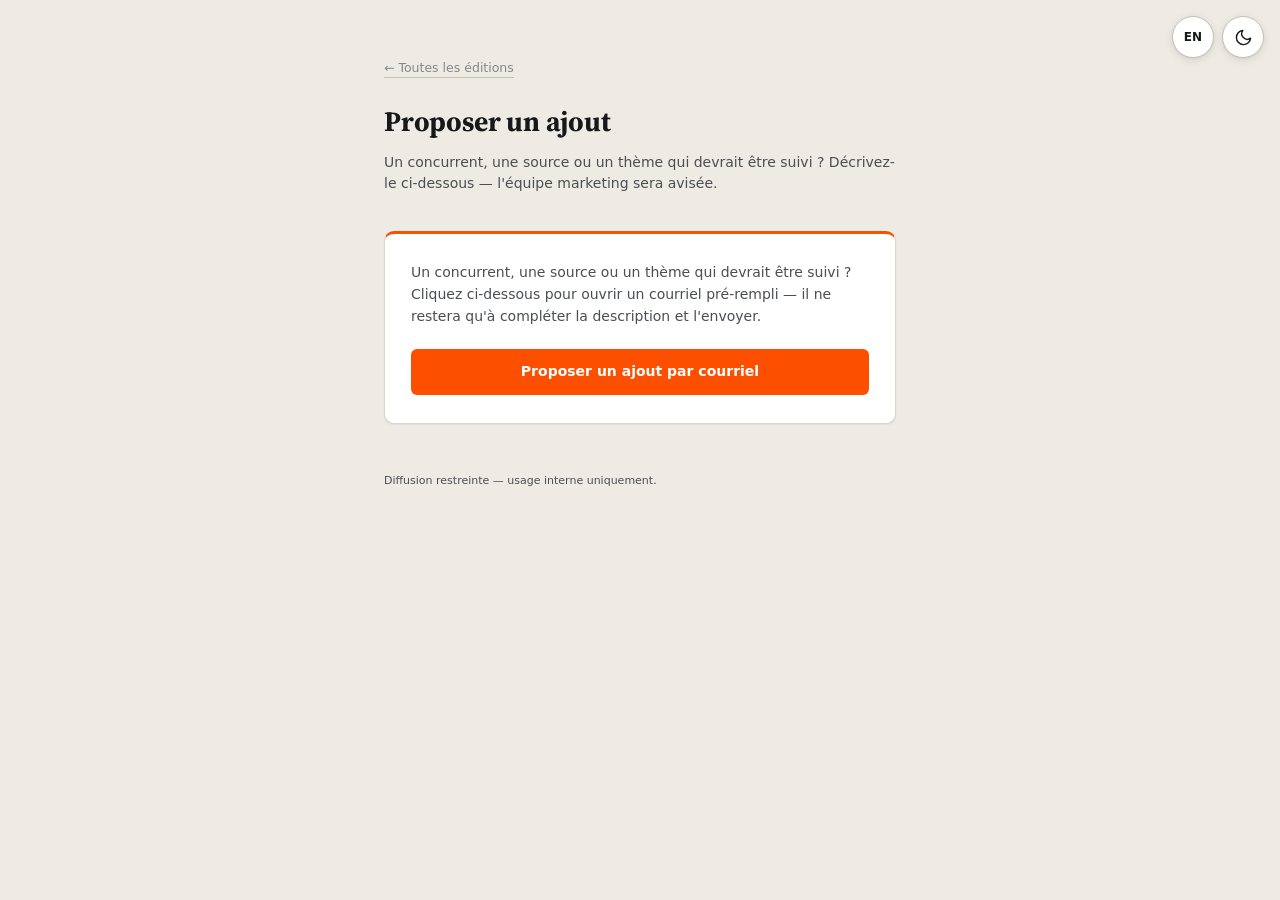
<file: suggestion/index.html>
<!DOCTYPE html>
<html lang="fr">
<head>
<meta charset="UTF-8">
<meta name="viewport" content="width=device-width, initial-scale=1.0">
<title>Fransyl — Proposer un ajout à la veille</title>
<link rel="preconnect" href="https://fonts.googleapis.com">
<link rel="preconnect" href="https://fonts.gstatic.com" crossorigin>
<link href="https://fonts.googleapis.com/css2?family=Source+Serif+4:opsz,wght@8..60,600;8..60,700&display=swap" rel="stylesheet">
<link rel="stylesheet" href="/styles.css">
</head>
<body class="page-suggestion">

<svg style="display:none" aria-hidden="true">
  <symbol id="icon-sun" viewBox="0 0 24 24" fill="none" stroke="currentColor" stroke-width="1.8" stroke-linecap="round" stroke-linejoin="round">
    <circle cx="12" cy="12" r="4"/><line x1="12" y1="2" x2="12" y2="4"/><line x1="12" y1="20" x2="12" y2="22"/>
    <line x1="4.22" y1="4.22" x2="5.64" y2="5.64"/><line x1="18.36" y1="18.36" x2="19.78" y2="19.78"/>
    <line x1="2" y1="12" x2="4" y2="12"/><line x1="20" y1="12" x2="22" y2="12"/>
    <line x1="4.22" y1="19.78" x2="5.64" y2="18.36"/><line x1="18.36" y1="5.64" x2="19.78" y2="4.22"/>
  </symbol>
  <symbol id="icon-moon" viewBox="0 0 24 24" fill="none" stroke="currentColor" stroke-width="1.8" stroke-linecap="round" stroke-linejoin="round">
    <path d="M21 12.8A9 9 0 1 1 11.2 3 7 7 0 0 0 21 12.8z"/>
  </symbol>
</svg>

<button class="theme-toggle" id="theme-toggle" onclick="toggleTheme()" aria-label="Basculer le mode clair/sombre" title="Mode clair / sombre">
  <svg class="icon icon-sun"><use href="#icon-sun"/></svg>
  <svg class="icon icon-moon"><use href="#icon-moon"/></svg>
</button>
<button class="lang-toggle" id="lang-toggle" onclick="toggleLang()" aria-label="Switch to English" title="FR / EN">EN</button>

<div class="wrap">
  <a href="/" class="back-link"><span class="lang-fr">← Toutes les éditions</span><span class="lang-en">← All editions</span></a>
  <h1><span class="lang-fr">Proposer un ajout</span><span class="lang-en">Suggest an addition</span></h1>
  <div class="sub">
    <span class="lang-fr">Un concurrent, une source ou un thème qui devrait être suivi ? Décrivez-le ci-dessous — l'équipe marketing sera avisée.</span>
    <span class="lang-en">A competitor, source, or theme that should be tracked? Describe it below — the marketing team will be notified.</span>
  </div>

  <div class="card">
    <p>
      <span class="lang-fr">Un concurrent, une source ou un thème qui devrait être suivi ? Cliquez ci-dessous pour ouvrir un courriel pré-rempli — il ne restera qu'à compléter la description et l'envoyer.</span>
      <span class="lang-en">A competitor, source, or theme that should be tracked? Click below to open a pre-filled email — just add the description and send it.</span>
    </p>
    <a class="btn btn-primary" id="s-mailto" href="#"><span class="lang-fr">Proposer un ajout par courriel</span><span class="lang-en">Suggest an addition by email</span></a>
  </div>

  <footer><span class="lang-fr">Diffusion restreinte — usage interne uniquement.</span><span class="lang-en">Restricted distribution — internal use only.</span></footer>
</div>

<script src="/theme.js"></script>
<script src="/lang.js"></script>
<script>
const NOTIFY_EMAIL = "marketing@fransyl.com";
const SUBJECT = {
  fr: "Suggestion ajout veille stratégique",
  en: "Suggested addition to the intelligence bulletin"
};
const BODY = {
  fr: "Bonjour,\n\n" +
      "Je souhaite proposer l'ajout suivant à la veille stratégique :\n\n" +
      "Catégorie (compétiteurs / environnement d'affaires / environnement technologique) : \n" +
      "Description : \n\n" +
      "Merci !",
  en: "Hello,\n\n" +
      "I would like to suggest the following addition to the strategic intelligence briefing:\n\n" +
      "Category (competitors / business environment / technology environment): \n" +
      "Description: \n\n" +
      "Thank you!"
};

function updateMailto(){
  var lang = document.documentElement.getAttribute('data-lang') === 'en' ? 'en' : 'fr';
  document.getElementById('s-mailto').href =
    'mailto:' + NOTIFY_EMAIL +
    '?subject=' + encodeURIComponent(SUBJECT[lang]) +
    '&body=' + encodeURIComponent(BODY[lang]);
}
window.onLangChange = updateMailto;
updateMailto();
</script>
</body>
</html>
</file>
<file: styles.css>
/* Fransyl — Veille stratégique : feuille de style partagée
   Source de vérité unique pour les tokens (couleurs, élévation, rayons, typographie)
   et les composants communs aux 4 pages du site (accueil, édition, méthodologie,
   suggestion). Les pages ne portent plus de <style> dupliqué — seules des règles
   de mise en page strictement propres à une page vivent ici sous body.page-*.
   Voir /home/user/veille/format-bulletin.md pour le gabarit de génération des
   futures éditions (doit rester aligné sur ce fichier). */

:root{
  --paper:#EEEBE4; --surface:#F8F6F2; --surface2:#FFFFFF;
  --ink:#16181A; --ink-mute:#4B4E52; --ink-faint:#84888D;
  --line:#DAD6CC; --line-strong:#C4BFB2;
  --accent:#FC5000; --accent-ink:#FFFFFF;
  --blue:#1C4A63;
  --axis1:#A8391D; --axis1-bg:#F7ECE8;
  --axis2:#1C4A63; --axis2-bg:#EAF0F3;
  --axis3:#3C6B4A; --axis3-bg:#EBF2EC;
  --watch:#8A5D0F;
  --opp:#2F5A3C; --opp-bg:#EBF2EC;
  --risk:#96331A; --risk-bg:#F7ECE8;

  /* Échelle d'élévation — --elev-0 (aucune ombre) est le défaut pour tout contenu
     répété en liste (cartes de signal/rapport/événement/édition). Réserver
     --elev-2 au chrome flottant (bouton thème, portail) et à la bande de
     synthèse, seule surface censée dominer visuellement la page. */
  --elev-0: none;
  --elev-1: 0 1px 2px rgba(20,18,14,.06);
  --elev-2: 0 2px 8px rgba(20,18,14,.10), 0 1px 2px rgba(20,18,14,.06);

  --radius-sm: 6px;
  --radius-md: 10px;

  --font: -apple-system, BlinkMacSystemFont, "Segoe UI", system-ui, Roboto, Helvetica, Arial, sans-serif;
  --font-display: "Source Serif 4", Georgia, "Times New Roman", serif;

  --fs-micro:11px; --fs-small:12.5px; --fs-body:14px; --fs-base:15px;
  --fs-lg:16.5px; --fs-xl:19px; --fs-2xl:23px; --fs-3xl:28px; --fs-display:34px;
}
:root[data-theme="dark"]{
  --paper:#131417; --surface:#191B1F; --surface2:#1D1F24;
  --ink:#EDEBE6; --ink-mute:#B3B7BC; --ink-faint:#787C82;
  --line:#2A2D33; --line-strong:#383C43;
  --accent:#FF6A2A; --accent-ink:#151312;
  --blue:#6FAAD0;
  --axis1:#DE8158; --axis1-bg:#241A16;
  --axis2:#6FAAD0; --axis2-bg:#161E22;
  --axis3:#7CB58C; --axis3-bg:#181F1A;
  --watch:#E0B15A;
  --opp:#7CB58C; --opp-bg:#181F1A;
  --risk:#DE8158; --risk-bg:#241A16;
  --elev-1: 0 1px 2px rgba(0,0,0,.35);
  --elev-2: 0 2px 10px rgba(0,0,0,.4), 0 1px 3px rgba(0,0,0,.3);
}
@media (prefers-color-scheme: dark){
  :root:not([data-theme="light"]){
    --paper:#131417; --surface:#191B1F; --surface2:#1D1F24;
    --ink:#EDEBE6; --ink-mute:#B3B7BC; --ink-faint:#787C82;
    --line:#2A2D33; --line-strong:#383C43;
    --accent:#FF6A2A; --accent-ink:#151312;
    --blue:#6FAAD0;
    --axis1:#DE8158; --axis1-bg:#241A16;
    --axis2:#6FAAD0; --axis2-bg:#161E22;
    --axis3:#7CB58C; --axis3-bg:#181F1A;
    --watch:#E0B15A;
    --opp:#7CB58C; --opp-bg:#181F1A;
    --risk:#DE8158; --risk-bg:#241A16;
    --elev-1: 0 1px 2px rgba(0,0,0,.35);
    --elev-2: 0 2px 10px rgba(0,0,0,.4), 0 1px 3px rgba(0,0,0,.3);
  }
}

/* ---------- RESET & BASE ---------- */
*{ box-sizing:border-box; margin:0; padding:0; }
body{ font-family:var(--font); background:var(--paper); color:var(--ink); line-height:1.55; font-size:var(--fs-base); }
a{ color:inherit; }
::selection{ background:var(--accent); color:var(--accent-ink); }
.num{ font-variant-numeric:tabular-nums; }

/* ---------- TYPOGRAPHIE ÉDITORIALE ---------- */
/* Une seule police serif pour les titres/headlines (ton "briefing exécutif"),
   police système partout ailleurs (UI, métadonnées, corps de texte). */
h1, .tb-title, .rail-wordmark, .card-title, .briefing-title, .edition .title{
  font-family:var(--font-display);
  font-weight:700;
  letter-spacing:-0.2px;
}
h1{ font-size:var(--fs-3xl); margin-bottom:8px; }
.sub{ font-size:var(--fs-body); color:var(--ink-mute); margin-bottom:36px; }

/* ---------- ICÔNES SVG ---------- */
.icon{ width:18px; height:18px; vertical-align:-4px; flex-shrink:0; }
.icon-sm{ width:12px; height:12px; vertical-align:-1px; margin-left:3px; }

/* ---------- TOGGLE THÈME ---------- */
.theme-toggle{ position:fixed; top:16px; right:16px; z-index:60; width:42px; height:42px; border-radius:50%; border:1.5px solid var(--line-strong); background:var(--surface2); color:var(--ink); cursor:pointer; display:flex; align-items:center; justify-content:center; box-shadow:var(--elev-2); }
.theme-toggle:hover{ border-color:var(--accent); transform:scale(1.05); }
.theme-toggle .icon{ width:19px; height:19px; vertical-align:0; margin:0; }
.theme-toggle .icon-sun{ display:none; }
.theme-toggle .icon-moon{ display:block; }
.theme-toggle.is-dark .icon-sun{ display:block; }
.theme-toggle.is-dark .icon-moon{ display:none; }

/* ---------- TOGGLE LANGUE ---------- */
.lang-toggle{ position:fixed; top:16px; right:66px; z-index:60; width:42px; height:42px; border-radius:50%; border:1.5px solid var(--line-strong); background:var(--surface2); color:var(--ink); font-family:var(--font); font-weight:800; font-size:12px; letter-spacing:0.02em; cursor:pointer; display:flex; align-items:center; justify-content:center; box-shadow:var(--elev-2); }
.lang-toggle:hover{ border-color:var(--accent); color:var(--accent); transform:scale(1.05); }

/* ---------- BASCULE DE LANGUE PAR BLOCS (pages statiques : méthodologie, suggestion) ---------- */
:root:not([data-lang="en"]) .lang-en{ display:none; }
[data-lang="en"] .lang-fr{ display:none; }

/* ---------- LIENS SECONDAIRES (nav-chip : unifie util-nav / rail-links) ---------- */
.util-nav{ display:flex; flex-wrap:wrap; gap:10px; margin:18px 0 36px; }
.rail-links{ padding:16px 22px 18px; display:flex; flex-direction:column; gap:8px; }
.nav-chip{ display:inline-flex; align-items:center; gap:8px; font-family:var(--font); font-size:var(--fs-small); font-weight:700; color:var(--ink); text-decoration:none; padding:9px 14px; border:1.5px solid var(--line-strong); border-radius:var(--radius-sm); background:var(--surface2); transition:border-color .15s, color .15s; }
.nav-chip:hover{ border-color:var(--accent); color:var(--accent); }
.rail-links .nav-chip{ justify-content:center; }

.back-link{ display:inline-block; font-size:var(--fs-small); color:var(--ink-faint); text-decoration:none; border-bottom:1px solid var(--line-strong); }
.back-link:hover{ color:var(--accent); border-color:var(--accent); }
.back-link .icon-sm{ margin-left:0; margin-right:3px; }

/* ---------- BOUTONS ---------- */
.btn{ display:block; width:100%; text-align:center; font-family:var(--font); font-size:var(--fs-body); font-weight:700; padding:12px; border:none; border-radius:var(--radius-sm); cursor:pointer; text-decoration:none; }
.btn-primary{ background:var(--accent); color:var(--accent-ink); }

/* ---------- GATE (verrou d'accès côté client — ne remplace pas une vraie authentification) ---------- */
body:not(.unlocked) .site{ display:none; }
.gate{ min-height:100vh; display:flex; align-items:center; justify-content:center; padding:24px; }
body.unlocked .gate{ display:none; }
.gate-card{ width:100%; max-width:340px; background:var(--surface2); border:1px solid var(--line); border-top:3px solid var(--accent); border-radius:var(--radius-md); padding:32px 28px; box-shadow:var(--elev-2); }
.gate-brand{ font-family:var(--font-display); font-size:17px; font-weight:700; color:var(--ink); letter-spacing:-0.2px; margin-bottom:2px; }
.gate-sub{ font-size:var(--fs-small); color:var(--ink-faint); margin-bottom:22px; }
.gate-label{ font-size:var(--fs-micro); font-weight:700; letter-spacing:0.06em; text-transform:uppercase; color:var(--ink-faint); margin-bottom:7px; display:block; }
.gate-input{ width:100%; font-family:var(--font); font-size:14.5px; padding:11px 13px; border:1px solid var(--line-strong); border-radius:var(--radius-sm); background:var(--paper); color:var(--ink); margin-bottom:12px; }
.gate-input:focus{ outline:none; border-color:var(--accent); }
.gate-btn{ width:100%; font-family:var(--font); font-size:var(--fs-body); font-weight:700; padding:11px; border:none; border-radius:var(--radius-sm); background:var(--accent); color:var(--accent-ink); cursor:pointer; }
.gate-error{ font-size:var(--fs-small); color:var(--axis1); margin-top:10px; display:none; }
.gate-error.show{ display:block; }

/* ---------- ÉDITIONS (liste, page d'accueil) ---------- */
.edition{ display:block; background:var(--surface); border:1px solid var(--line); border-left:4px solid var(--accent); border-radius:var(--radius-md); padding:18px 20px; margin-bottom:12px; text-decoration:none; color:inherit; box-shadow:var(--elev-0); }
.edition:hover{ border-left-width:6px; }
.edition .title{ font-size:var(--fs-lg); margin-bottom:4px; }
.edition .meta{ font-size:var(--fs-small); color:var(--ink-mute); }

footer{ margin-top:48px; font-size:var(--fs-micro); color:var(--ink-mute); }

/* ---------- BANDE DE SYNTHÈSE (briefing — exécutif, seule surface à --elev-2) ---------- */
.briefing{ background:var(--surface2); border:1px solid var(--line); border-top:3px solid var(--accent); border-radius:var(--radius-md); box-shadow:var(--elev-2); margin-bottom:32px; overflow:hidden; }
.briefing-head{ display:flex; align-items:center; gap:10px; padding:16px 22px; border-bottom:1px solid var(--line); }
.briefing-eyebrow{ font-size:var(--fs-micro); font-weight:700; letter-spacing:0.08em; text-transform:uppercase; color:var(--watch); }
.briefing-title{ font-size:var(--fs-lg); }
.briefing-radar{ padding:18px 22px; border-bottom:1px solid var(--line); }
.bc-h{ font-size:12px; font-weight:700; letter-spacing:0.03em; margin-bottom:12px; }
.bc-h.radar{ color:var(--watch); }
.bc-h.opp{ color:var(--opp); }
.bc-h.risk{ color:var(--risk); }

.watch-grid{ display:grid; grid-template-columns:1fr 1fr; gap:0 24px; }
.watch-item{ padding:10px 0; border-top:1px solid var(--line); font-size:var(--fs-body); line-height:1.65; }
.watch-item:nth-child(-n+2){ border-top:none; padding-top:0; }
/* Badge de catégorie — rectangle discret (pas une pilule), majuscules, pour
   segmenter la sous-catégorie d'un coup d'œil sans réintroduire l'effet "bouton". */
.watch-item b{ display:inline-block; background:var(--paper); color:var(--ink-mute); font-weight:700; font-size:10.5px; letter-spacing:0.05em; text-transform:uppercase; padding:2px 8px; border-radius:var(--radius-sm); margin-bottom:6px; }
.watch-item span{ display:block; color:var(--ink-mute); }

.briefing-oprisk{ display:grid; grid-template-columns:1fr 1fr; }
.briefing-col{ padding:18px 22px; border-left:1px solid var(--line); }
.briefing-col:first-child{ border-left:none; }
/* Aplat très pâle sur toute la colonne (pas par ligne) — identifie la colonne de
   loin pour un scan rapide ; distinct de l'ancien pattern "boîte d'alerte par
   item" retiré précédemment, qui répétait un fond coloré à chaque ligne. */
.briefing-col.opp{ background:var(--opp-bg); }
.briefing-col.risk{ background:var(--risk-bg); }

/* Filet gauche coloré en plus de l'aplat de colonne — distingue chaque item à
   l'intérieur de la colonne déjà identifiée par sa teinte. */
.op-text, .risk-text{ font-size:var(--fs-small); line-height:1.65; color:var(--ink-mute); padding:1px 0 1px 12px; border-left:2px solid; margin-bottom:10px; }
.op-text:last-child, .risk-text:last-child{ margin-bottom:0; }
.op-text{ border-left-color:var(--opp); }
.risk-text{ border-left-color:var(--risk); }
.op-text b, .risk-text b{ color:var(--ink); font-weight:700; }

/* ---------- FEED (cartes de signal) ---------- */
.feed-head{ display:flex; align-items:baseline; justify-content:space-between; margin-bottom:14px; }
.feed-h{ font-size:12px; font-weight:700; letter-spacing:0.06em; text-transform:uppercase; color:var(--ink-faint); }
.geo-divider{ font-size:var(--fs-small); font-weight:700; letter-spacing:0.08em; text-transform:uppercase; color:var(--ink-faint); margin:24px 0 12px; border-top:1px solid var(--line); padding-top:14px; }
.geo-divider:first-child{ margin-top:0; border-top:none; padding-top:0; }

.card{ background:var(--surface2); border:1px solid var(--line); border-left-width:4px; border-radius:var(--radius-md); margin-bottom:14px; box-shadow:var(--elev-0); overflow:hidden; }
.card[data-axe="1"]{ border-left-color:var(--axis1); }
.card[data-axe="2"]{ border-left-color:var(--axis2); }
.card[data-axe="3"]{ border-left-color:var(--axis3); }

.card-head{ padding:18px 22px 15px; }
.card-meta{ display:flex; align-items:center; justify-content:space-between; gap:12px; margin-bottom:11px; flex-wrap:nowrap; }
.card-meta-left{ display:flex; align-items:center; gap:10px; min-width:0; flex-wrap:nowrap; }
.tag{ font-size:var(--fs-micro); font-weight:700; letter-spacing:0.03em; padding:2px 9px; border-radius:var(--radius-sm); white-space:nowrap; flex-shrink:0; }
.card[data-axe="1"] .tag{ color:var(--axis1); background:var(--axis1-bg); }
.card[data-axe="2"] .tag{ color:var(--axis2); background:var(--axis2-bg); }
.card[data-axe="3"] .tag{ color:var(--axis3); background:var(--axis3-bg); }
.geo-badge{ font-size:var(--fs-micro); color:var(--ink-faint); white-space:nowrap; overflow:hidden; text-overflow:ellipsis; }
.card-date{ font-size:var(--fs-small); color:var(--ink-faint); flex-shrink:0; white-space:nowrap; }

.card-title{ font-size:var(--fs-xl); line-height:1.35; margin-bottom:9px; text-wrap:balance; }
.card-summary{ font-size:var(--fs-body); color:var(--ink-mute); line-height:1.62; margin-bottom:10px; }
.card-src a{ font-size:var(--fs-small); text-decoration:none; color:var(--ink-faint); border-bottom:1px solid var(--line-strong); display:inline-flex; align-items:center; }
.card-src a:hover{ color:var(--accent); border-color:var(--accent); }

.card-insight{ display:flex; gap:13px; padding:15px 22px; border-top:1px solid var(--line); }
.card[data-axe="1"] .card-insight{ background:var(--axis1-bg); }
.card[data-axe="2"] .card-insight{ background:var(--axis2-bg); }
.card[data-axe="3"] .card-insight{ background:var(--axis3-bg); }
.ins-body{ flex:1; min-width:0; }
.ins-label{ font-size:var(--fs-micro); font-weight:700; letter-spacing:0.06em; text-transform:uppercase; margin-bottom:5px; }
.card[data-axe="1"] .ins-label{ color:var(--axis1); }
.card[data-axe="2"] .ins-label{ color:var(--axis2); }
.card[data-axe="3"] .ins-label{ color:var(--axis3); }
.ins-text{ font-size:13.5px; color:var(--ink); line-height:1.6; }

.empty{ padding:60px 0; text-align:center; color:var(--ink-faint); font-size:var(--fs-body); }

/* ---------- SIDE (rapports & études / événements — liste de lecture, pas des
   cartes). Deux panneaux côte à côte, chacun resserré (pas de chrome de carte
   par entrée) pour laisser la priorité de largeur au feed principal (.content). ---------- */
.side{ width:clamp(230px, 17vw, 280px); flex-shrink:0; background:var(--surface); border:1px solid var(--line); border-radius:var(--radius-md); box-shadow:var(--elev-0); padding:20px 18px 24px; }
.side-title{ font-size:13.5px; font-weight:800; color:var(--ink); letter-spacing:-0.1px; margin-bottom:6px; }
.side-geo-label{ font-size:var(--fs-micro); font-weight:700; letter-spacing:0.06em; text-transform:uppercase; color:var(--ink-faint); margin:20px 0 10px; }
.side-geo-label:first-of-type{ margin-top:18px; }

/* Pas de bordure/ombre de carte ici — un simple filet horizontal entre entrées,
   façon liste de lecture/citations plutôt que pile de mini-cartes. */
.report-card, .event-card{ padding:13px 0; border-top:1px solid var(--line); }

/* Rapports : nom / émetteur / résumé déjà sur des lignes séparées — ajoute un
   repère visuel minimaliste (tiret) devant la conclusion plutôt qu'un chrome. */
.report-meta{ display:flex; align-items:baseline; justify-content:space-between; gap:8px; margin-bottom:7px; flex-wrap:wrap; }
.report-org{ font-size:var(--fs-micro); font-weight:700; color:var(--blue); }
.report-country{ font-size:10.5px; color:var(--ink-faint); white-space:nowrap; }
.report-freq{ font-size:10px; color:var(--ink-faint); font-style:italic; margin-bottom:6px; }
.report-title{ font-size:var(--fs-small); font-weight:700; color:var(--ink); line-height:1.35; margin-bottom:6px; }
.report-summary{ font-size:11.5px; color:var(--ink-mute); line-height:1.55; margin-bottom:8px; padding-left:12px; position:relative; }
.report-summary::before{ content:"—"; position:absolute; left:0; color:var(--ink-faint); }
.report-insight{ border-left:2px solid var(--accent); padding-left:9px; font-size:var(--fs-micro); color:var(--ink); line-height:1.55; margin-bottom:8px; }
.report-insight b{ color:var(--accent); font-weight:700; }
.report-src{ font-size:10.5px; }
.report-src a{ color:var(--ink-faint); text-decoration:none; border-bottom:1px solid var(--line-strong); display:inline-flex; align-items:center; }
.report-src a:hover{ color:var(--accent); border-color:var(--accent); }

/* Événements : format "fiche" — date isolée en premier, puis titre, puis
   organisation/fréquence, puis résumé. Structure réordonnée dans eventCard(). */
.event-date{ display:block; font-size:11px; font-weight:700; color:var(--ink-mute); letter-spacing:0.02em; margin-bottom:5px; }
.event-title{ font-size:var(--fs-small); font-weight:700; color:var(--ink); line-height:1.35; margin-bottom:4px; }
.event-meta{ display:flex; align-items:baseline; gap:8px; margin-bottom:6px; flex-wrap:wrap; }
.event-org{ font-size:10.5px; font-weight:700; color:var(--axis3); }
.event-freq{ font-size:10px; color:var(--ink-faint); font-style:italic; }
.event-summary{ font-size:11.5px; color:var(--ink-mute); line-height:1.55; margin-bottom:8px; }
.event-src{ font-size:10.5px; }
.event-src a{ color:var(--ink-faint); text-decoration:none; border-bottom:1px solid var(--line-strong); display:inline-flex; align-items:center; }
.event-src a:hover{ color:var(--axis3); border-color:var(--axis3); }
.events-empty{ font-size:var(--fs-small); color:var(--ink-faint); font-style:italic; padding:4px 0; }

/* ---------- RAIL (navigation édition) ---------- */
.layout{ display:flex; min-height:100vh; }
.rail{ width:236px; flex-shrink:0; background:var(--surface); border-right:1px solid var(--line); padding:28px 0 24px; position:sticky; top:0; height:100vh; overflow-y:auto; display:flex; flex-direction:column; }
.rail-brand{ padding:0 22px 20px; border-bottom:1px solid var(--line); }
.rail-wordmark{ font-size:20px; }
.rail-sub{ font-size:12px; color:var(--ink-faint); margin-top:5px; }
.rail-brand .back-link{ display:inline-block; margin-top:10px; }

.rail-label{ font-size:var(--fs-micro); font-weight:700; color:var(--ink-faint); letter-spacing:0.08em; text-transform:uppercase; padding:22px 22px 10px; }

.axis-row{ display:flex; align-items:center; gap:11px; padding:11px 22px; cursor:pointer; user-select:none; border-left:3px solid transparent; transition:background .15s, border-color .15s; }
.axis-row:hover{ background:rgba(0,0,0,0.03); }
.axis-row .swatch{ width:9px; height:9px; flex-shrink:0; border-radius:2px; }
.axis-row .lbl{ font-size:14px; color:var(--ink-mute); flex:1; }
.axis-row .cnt{ font-size:13px; color:var(--ink-faint); font-weight:600; }
.axis-row.active{ background:var(--surface2); border-left-color:var(--accent); box-shadow: inset 0 1px 0 var(--line), inset 0 -1px 0 var(--line); }
.axis-row.active .lbl{ color:var(--ink); font-weight:700; }
.axis-row.active .cnt{ color:var(--accent); }
.axis-row[data-axe="1"] .swatch{ background:var(--axis1); }
.axis-row[data-axe="2"] .swatch{ background:var(--axis2); }
.axis-row[data-axe="3"] .swatch{ background:var(--axis3); }
.axis-row[data-axe="all"] .swatch{ background:var(--ink-faint); }

.rail-geo{ margin-top:auto; padding-top:8px; border-top:1px solid var(--line); }
.geo-row{ display:flex; align-items:center; gap:11px; padding:11px 22px; cursor:pointer; user-select:none; border-left:3px solid transparent; transition:background .15s, border-color .15s; }
.geo-row:hover{ background:rgba(0,0,0,0.03); }
.geo-row .swatch{ width:9px; height:9px; flex-shrink:0; border-radius:2px; background:var(--blue); }
.geo-row .lbl{ font-size:14px; color:var(--ink-mute); flex:1; white-space:nowrap; overflow:hidden; text-overflow:ellipsis; }
.geo-row .cnt{ font-size:13px; color:var(--ink-faint); font-weight:600; flex-shrink:0; }
.geo-row.active{ background:var(--surface2); border-left-color:var(--blue); box-shadow: inset 0 1px 0 var(--line), inset 0 -1px 0 var(--line); }
.geo-row.active .lbl{ color:var(--ink); font-weight:700; }
.geo-row.active .cnt{ color:var(--blue); }

/* ---------- MAIN (titleblock) ---------- */
.main{ flex:1; min-width:0; display:flex; flex-direction:column; }
/* padding-right réservé pour que le titre ne passe jamais sous les boutons
   flottants thème/langue (position:fixed, top:16px, right:16-108px). */
.titleblock{ background:var(--surface2); border-bottom:2px solid var(--accent); padding:30px 130px 22px 40px; position:sticky; top:0; z-index:10; }
.tb-top{ display:flex; align-items:baseline; gap:16px; flex-wrap:wrap; }
.tb-title{ font-size:var(--fs-2xl); letter-spacing:-0.2px; text-wrap:balance; }
/* Compteur de signaux déplacé sous la période couverte plutôt qu'à côté du
   titre — évite qu'il ne passe sous les boutons flottants thème/langue. */
.tb-meta{ font-size:var(--fs-small); color:var(--ink-faint); margin-top:4px; }
.tb-meta b.num{ color:var(--ink-mute); font-weight:700; }
.tb-period{ font-size:13px; color:var(--ink-mute); margin-top:8px; }

.content-row{ display:flex; align-items:flex-start; gap:32px; padding:26px 40px 44px; }
.content{ max-width:900px; flex:1 1 auto; min-width:0; }

/* ---------- MÉTHODOLOGIE ---------- */
.wrap{ max-width:640px; margin:0 auto; padding:60px 24px; }
body.page-methodo .wrap, body.page-suggestion .wrap{ padding-top:56px; padding-bottom:80px; }
body.page-methodo .wrap{ max-width:760px; }
body.page-suggestion .wrap{ max-width:560px; }
body.page-methodo .back-link, body.page-suggestion .back-link{ margin-bottom:22px; }

h2{ font-size:13px; font-weight:700; letter-spacing:0.06em; text-transform:uppercase; margin:40px 0 16px; padding-bottom:8px; border-bottom:2px solid var(--accent); color:var(--ink); }
h2:first-of-type{ margin-top:0; }

/* Sections numérotées plutôt que cartes — la méthodologie est un document de
   référence, pas un tableau de bord ; chaque axe est un filet + espacement, sans
   chrome de carte (bordure/ombre/coins arrondis). */
.axis-block{ padding:18px 0; border-top:1px solid var(--line); }
.axis-block:first-of-type{ border-top:none; padding-top:0; }
.axis-title{ font-size:15px; font-weight:700; margin-bottom:8px; }
.axis-title .n{ font-size:12px; font-weight:700; padding:2px 8px; border-radius:var(--radius-sm); margin-right:8px; }
.axis-block[data-axe="1"] .n{ color:var(--axis1); background:var(--axis1-bg); }
.axis-block[data-axe="2"] .n{ color:var(--axis2); background:var(--axis2-bg); }
.axis-block[data-axe="3"] .n{ color:var(--axis3); background:var(--axis3-bg); }
.axis-desc{ font-size:13.5px; color:var(--ink-mute); }
.axis-desc b{ color:var(--ink); font-weight:600; }

.src-grid{ display:grid; grid-template-columns:1fr 1fr; gap:24px; }
.src-col h3{ font-size:12px; font-weight:700; color:var(--ink-faint); text-transform:uppercase; letter-spacing:0.04em; margin-bottom:10px; }
.src-col ul{ list-style:none; }
.src-col li{ font-size:13.5px; color:var(--ink-mute); padding:5px 0; border-top:1px solid var(--line); }
.src-col li:first-child{ border-top:none; }

.process-list{ list-style:none; }
.process-list li{ font-size:13.5px; color:var(--ink-mute); padding:10px 0; border-top:1px solid var(--line); }
.process-list li:first-child{ border-top:none; }
.process-list b{ color:var(--ink); font-weight:600; }

/* ---------- SUGGESTION ---------- */
.card{ /* réutilisé aussi pour la carte suggestion — cf. .card signal ci-dessus pour la variante axe */ }
body.page-suggestion .card{ border:1px solid var(--line); border-top:3px solid var(--accent); border-radius:var(--radius-md); padding:28px 26px; box-shadow:var(--elev-1); }
body.page-suggestion .card p{ font-size:var(--fs-body); color:var(--ink-mute); margin-bottom:22px; }

/* ---------- IMPRESSION & RESPONSIVE ---------- */
@media print{
  .rail{ display:none; }
  .side{ display:none; }
  .layout{ display:block; }
  .titleblock{ border-bottom:2px solid #000; }
  body{ background:#fff; }
  .card, .briefing{ break-inside:avoid; box-shadow:none; }
  .watch-grid{ grid-template-columns:1fr; }
  .briefing-oprisk{ grid-template-columns:1fr; }
  .briefing-col{ border-left:none; border-top:1px solid var(--line); }
  .briefing-col:first-child{ border-top:none; }
}
@media (max-width:560px){
  .watch-grid{ grid-template-columns:1fr; }
  .briefing-oprisk{ grid-template-columns:1fr; }
  .briefing-col{ border-left:none; border-top:1px solid var(--line); }
  .briefing-col:first-child{ border-top:none; }
  .src-grid{ grid-template-columns:1fr; }
}
@media (max-width:760px){
  .layout{ display:block; }
  /* padding-top réservé pour dégager les boutons flottants (thème/langue,
     position:fixed top:16px) qui chevauchent sinon le haut du rail une fois
     celui-ci repassé en flux normal (position:static) sur mobile. */
  .rail{ position:static; height:auto; width:100%; padding-top:68px; }
  .content-row{ flex-direction:column; padding:20px 18px 32px; gap:20px; }
  .side{ width:100%; }
  .titleblock{ padding:22px 18px 18px; }
  /* Même dégagement pour les pages sans rail (accueil, méthodologie, suggestion) —
     le padding-top par défaut de .wrap (56-60px) ne suffit pas toujours à passer
     sous les deux boutons flottants (bas à 58px). */
  .wrap{ padding-top:76px; }
}
</file>
